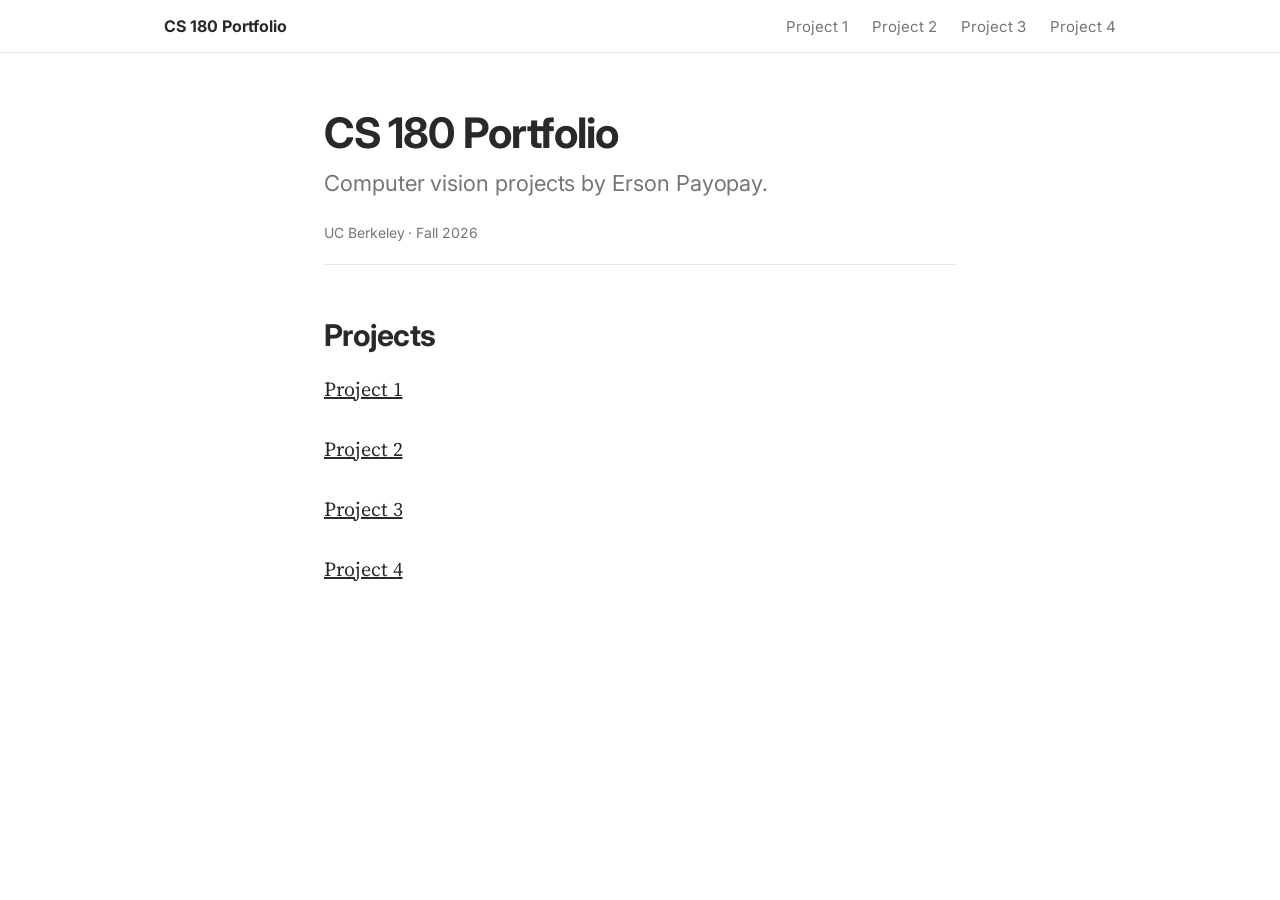
<file: index.html>
<!DOCTYPE html>
<html lang="en">
<head>
<meta charset="utf-8">
<meta name="viewport" content="width=device-width, initial-scale=1">
<title>CS 180 Portfolio</title>
<link rel="preconnect" href="https://fonts.googleapis.com">
<link rel="preconnect" href="https://fonts.gstatic.com" crossorigin>
<link href="https://fonts.googleapis.com/css2?family=Inter:wght@400;600;700&family=Source+Serif+4:ital,wght@0,400;0,600;1,400&display=swap" rel="stylesheet">
<link rel="stylesheet" href="./style.css">
</head>
<body>

<nav class="nav">
  <div class="nav-inner">
    <a class="nav-title" href="./index.html">CS 180 Portfolio</a>
    <a class="nav-link" href="./Project_1/index.html">Project 1</a>
    <a class="nav-link" href="./Project_2/index.html">Project 2</a>
    <a class="nav-link" href="./Project_3/index.html">Project 3</a>
    <a class="nav-link" href="./Project_4/index.html">Project 4</a>
  </div>
</nav>

<main class="post">
  <h1 class="post-title">CS 180 Portfolio</h1>
  <p class="post-subtitle">Computer vision projects by Erson Payopay.</p>
  <p class="post-meta">UC Berkeley &middot; Fall 2026</p>

  <h2>Projects</h2>
  <p><a href="./Project_1/index.html">Project 1</a></p>
  <p><a href="./Project_2/index.html">Project 2</a></p>
  <p><a href="./Project_3/index.html">Project 3</a></p>
  <p><a href="./Project_4/index.html">Project 4</a></p>
</main>

</body>
</html>
</file>
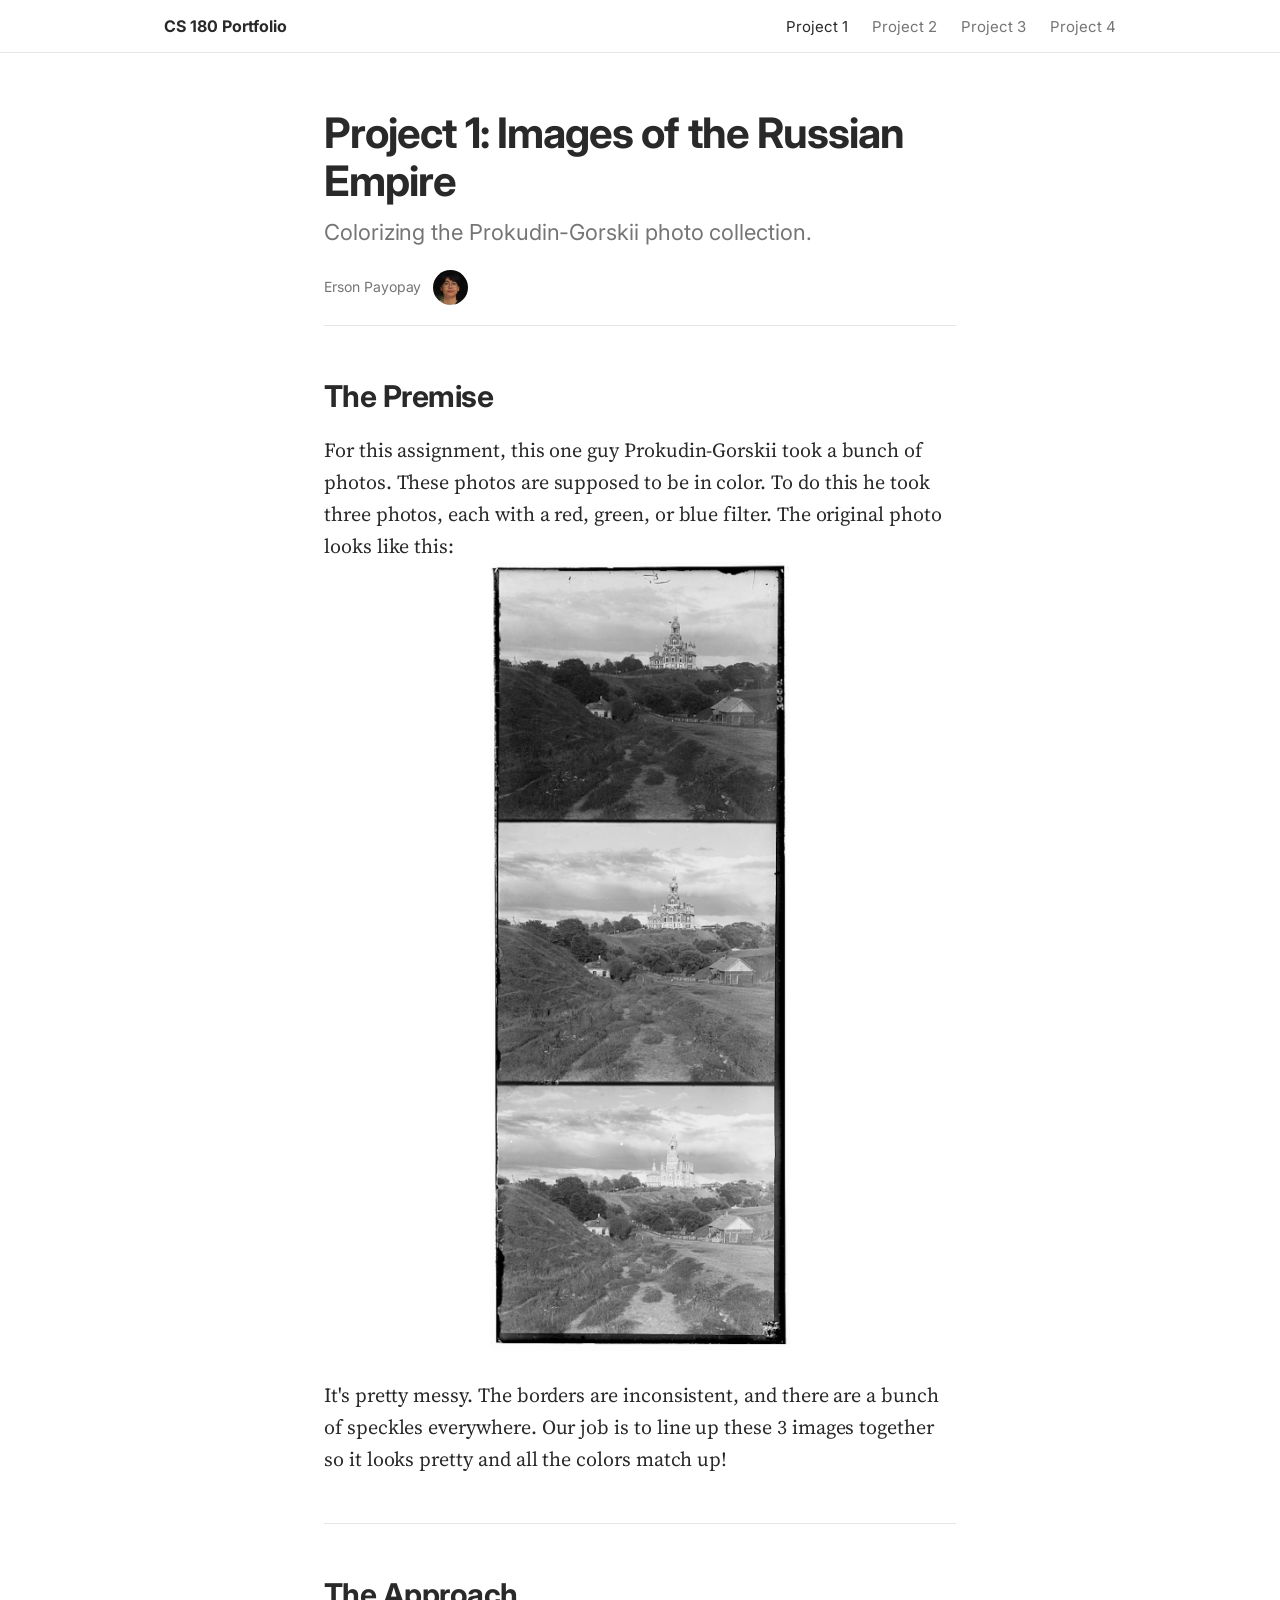
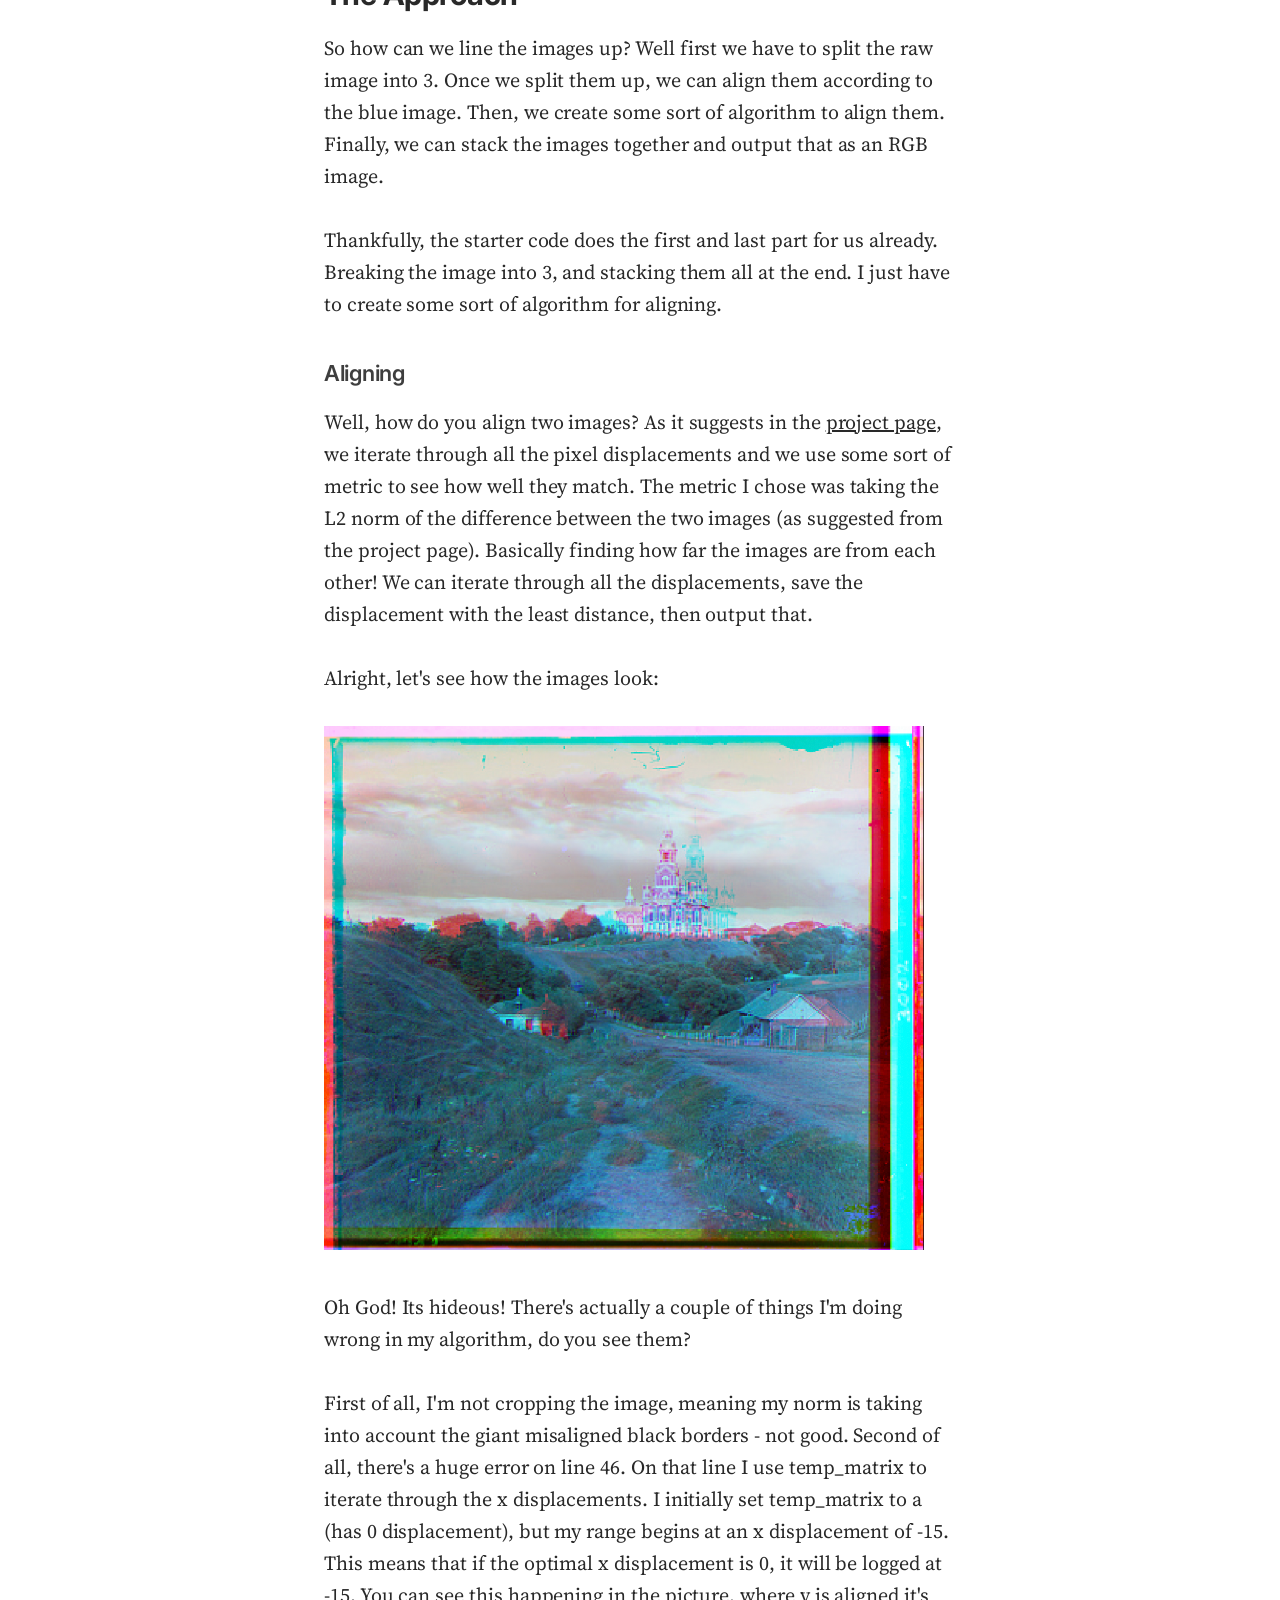
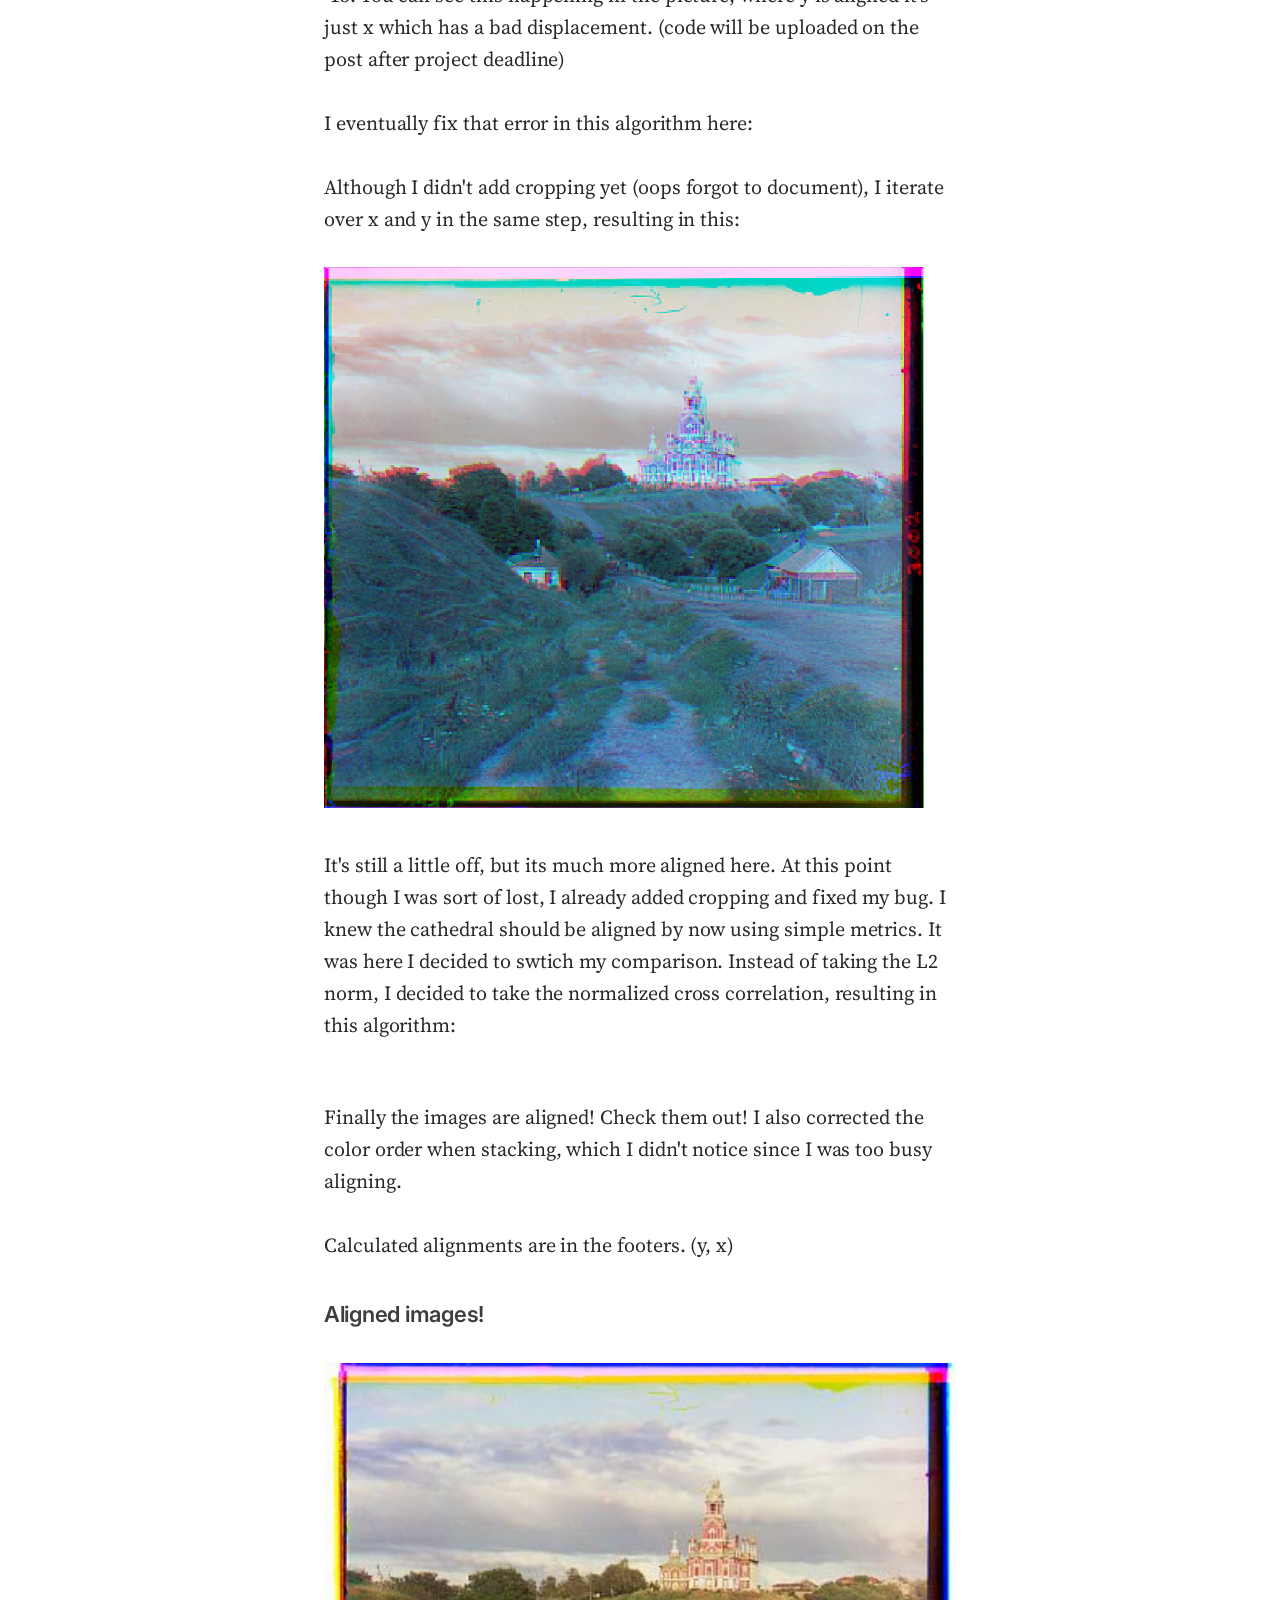
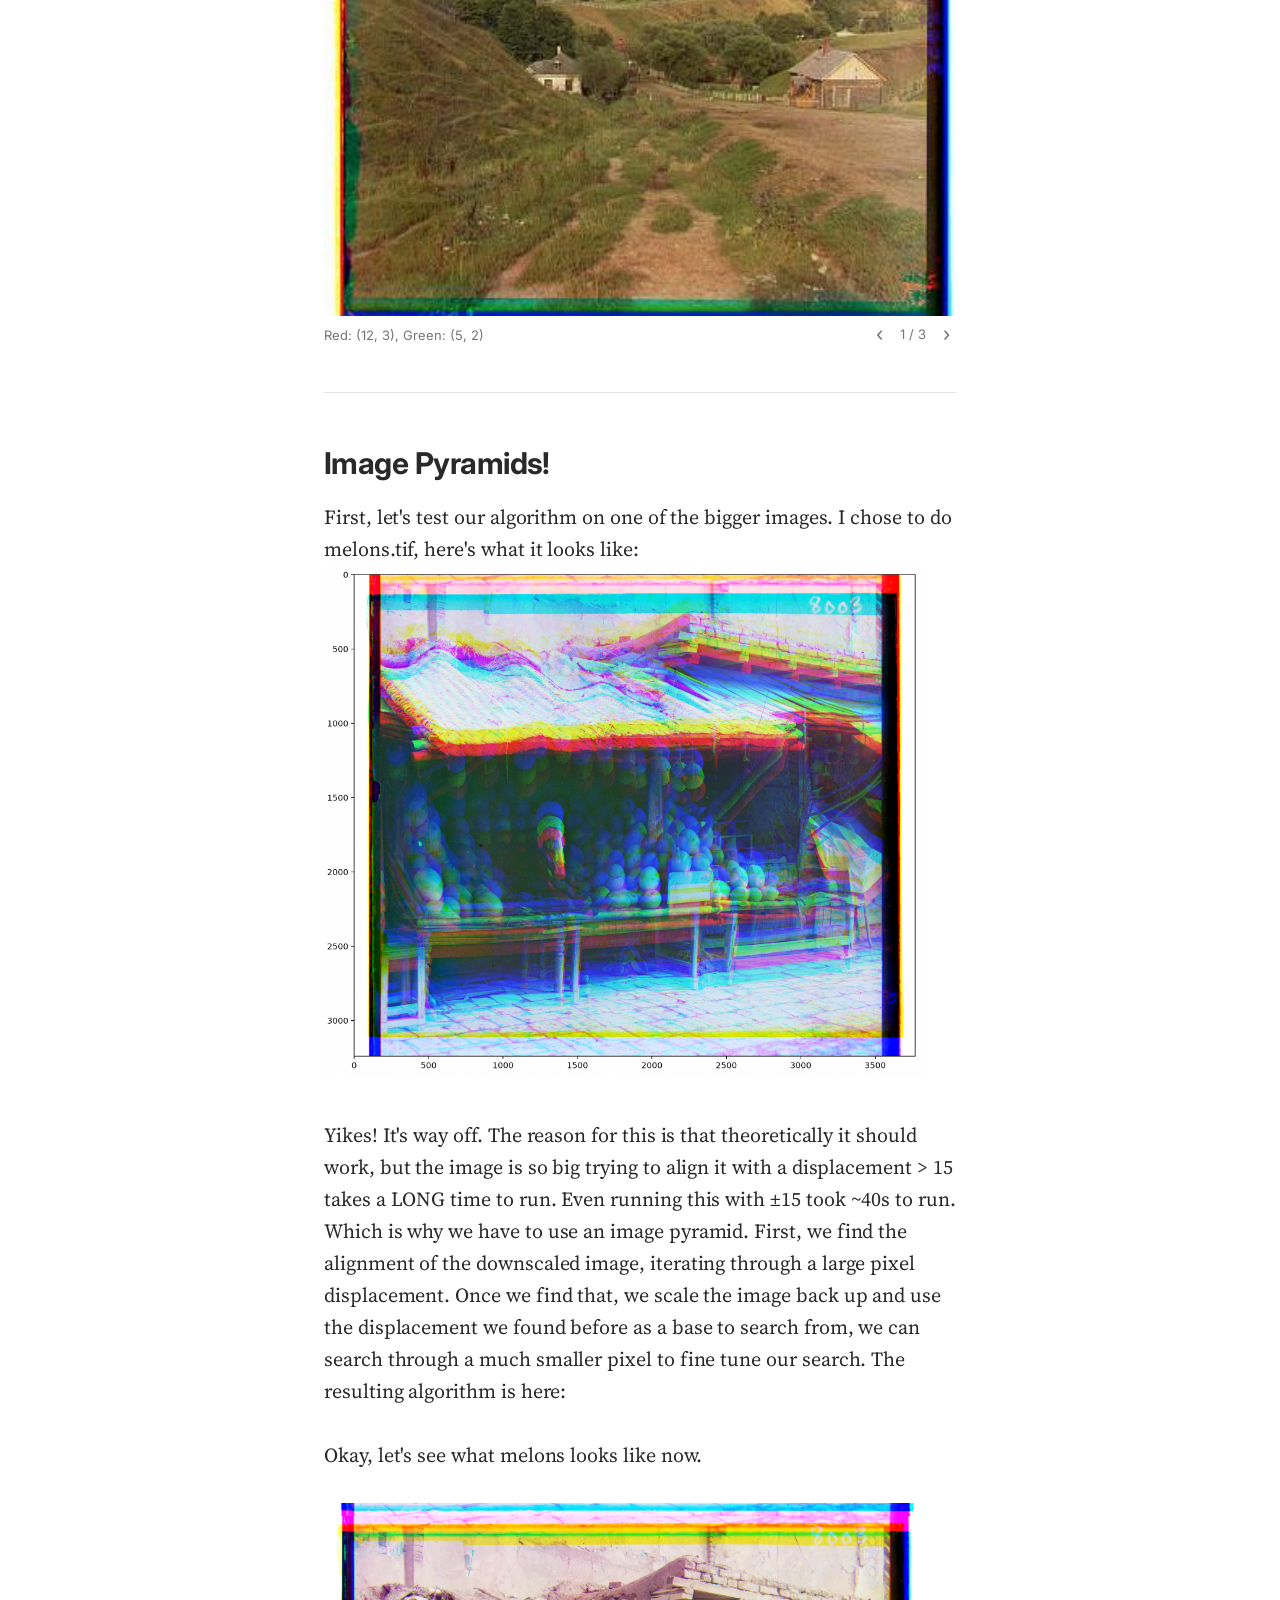
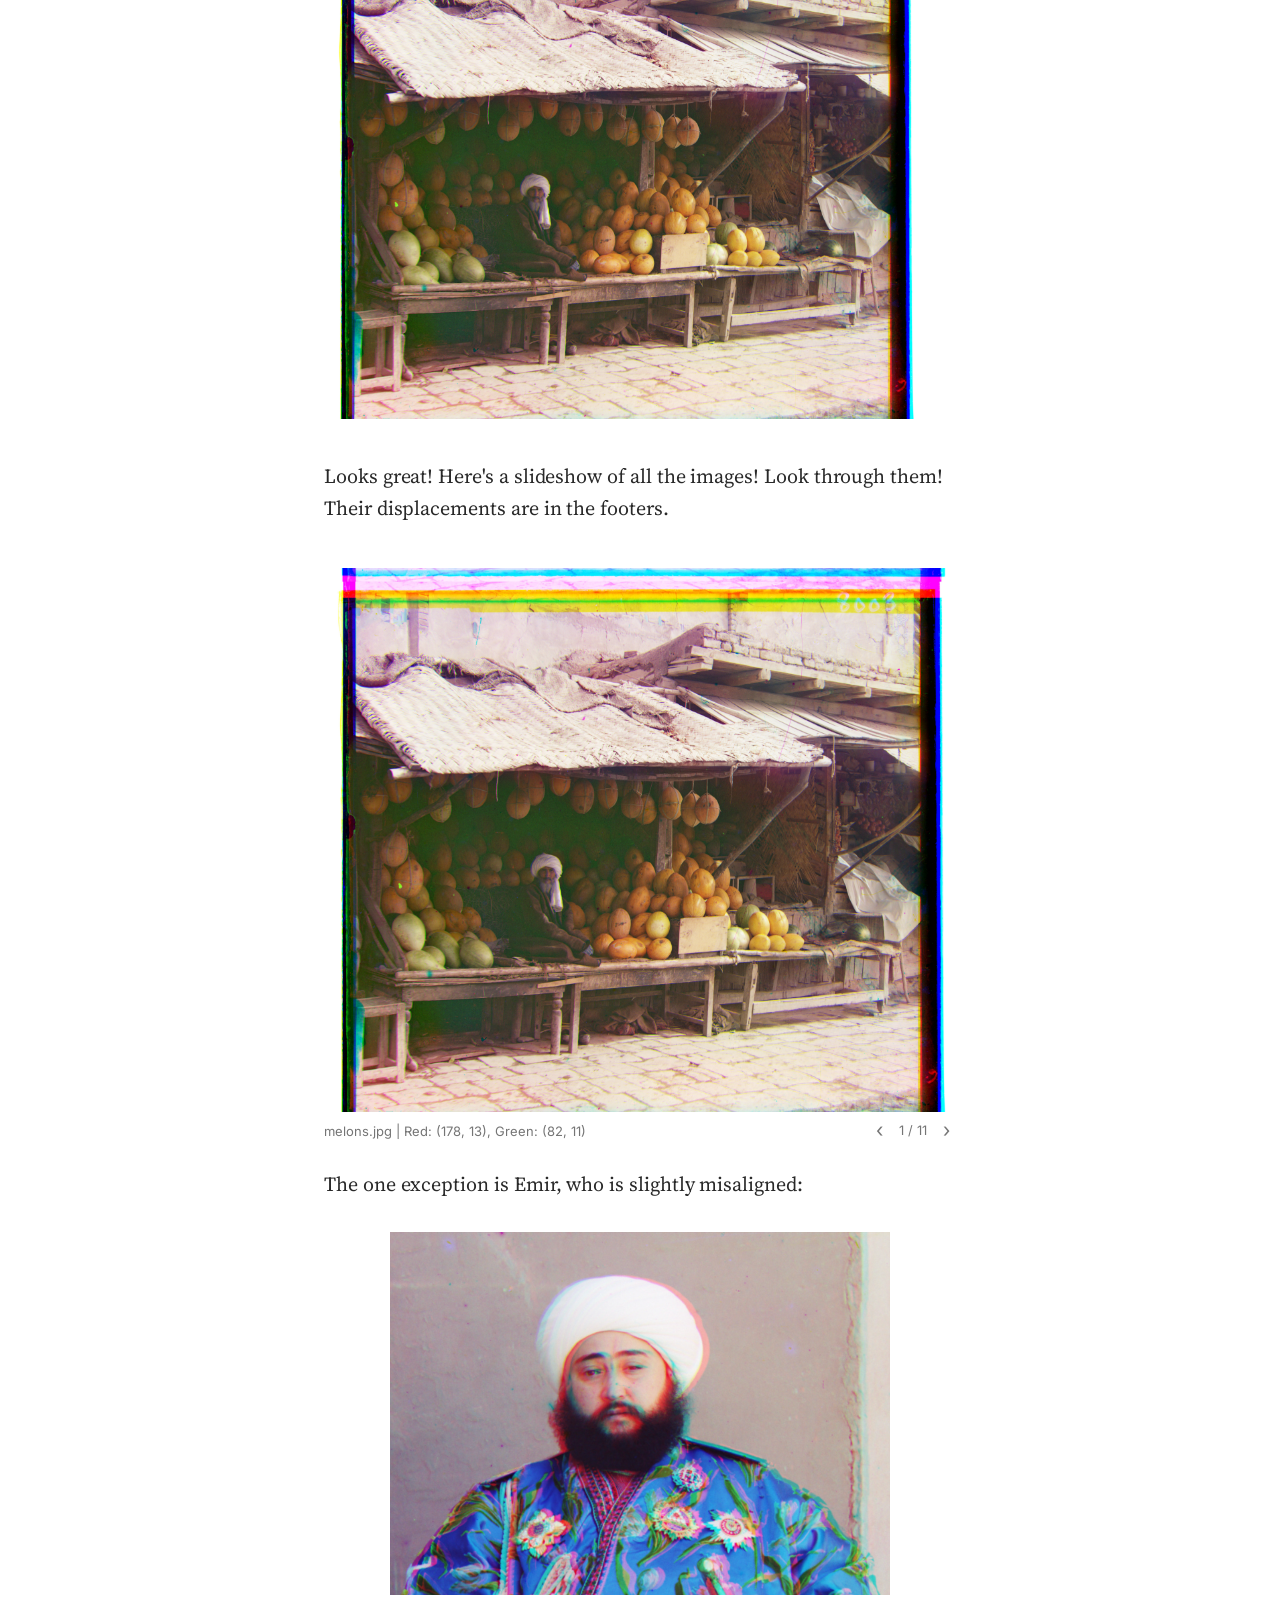
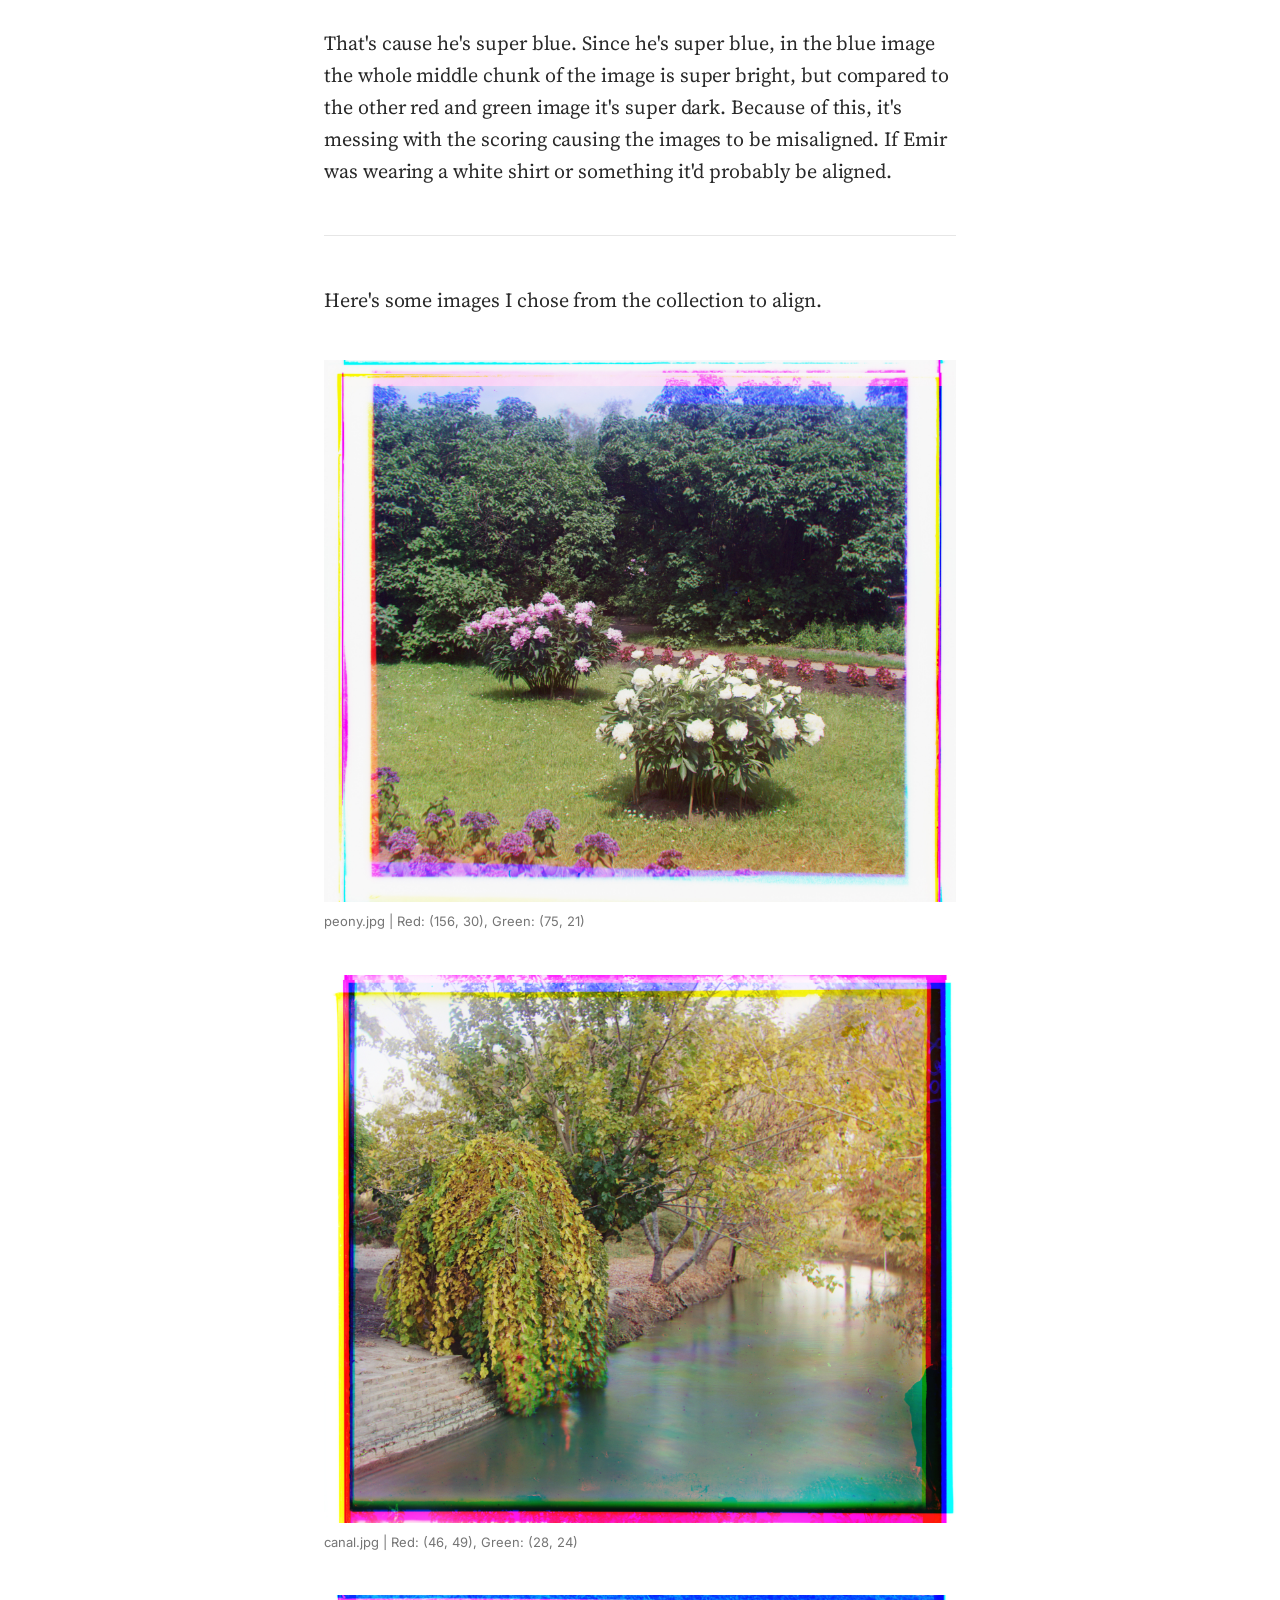
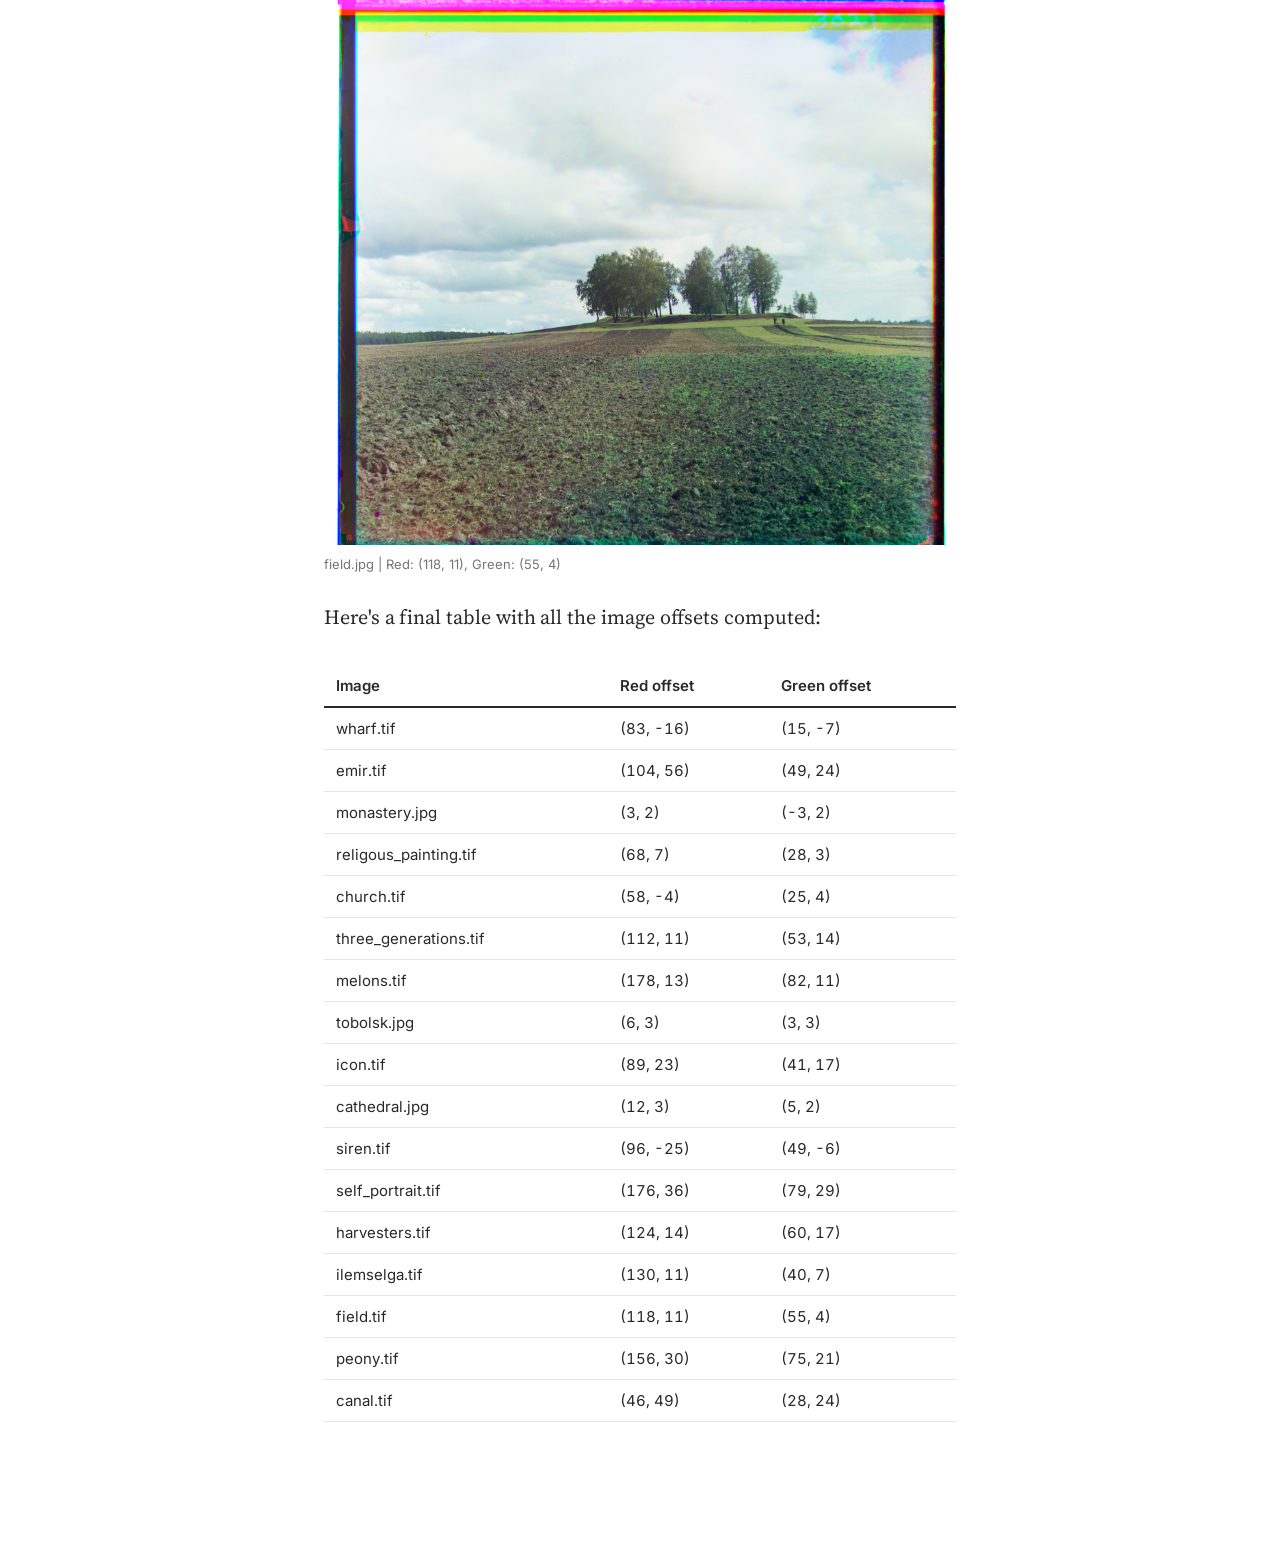
<file: Project_1/index.html>
<!DOCTYPE html>
<html lang="en">
<head>
<meta charset="utf-8">
<meta name="viewport" content="width=device-width, initial-scale=1">
<title>Project 1 &middot; CS 180 Portfolio</title>
<link rel="preconnect" href="https://fonts.googleapis.com">
<link rel="preconnect" href="https://fonts.gstatic.com" crossorigin>
<link href="https://fonts.googleapis.com/css2?family=Inter:wght@400;600;700&family=Source+Serif+4:ital,wght@0,400;0,600;1,400&display=swap" rel="stylesheet">
<link rel="stylesheet" href="../style.css">
</head>
<body>

<!-- ===== NAV (same on every page; change the href depth per folder) ===== -->
<nav class="nav">
  <div class="nav-inner">
    <a class="nav-title" href="../index.html">CS 180 Portfolio</a>
    <a class="nav-link active" href="./index.html">Project 1</a>
    <a class="nav-link" href="../Project_2/index.html">Project 2</a>
    <a class="nav-link" href="../Project_3/index.html">Project 3</a>
    <a class="nav-link" href="../Project_4/index.html">Project 4</a>
  </div>
</nav>

<main class="post">

  <!-- ===== TITLE BLOCK ===== -->
  <h1 class="post-title">Project 1: Images of the Russian Empire</h1>
  <p class="post-subtitle">Colorizing the Prokudin-Gorskii photo collection.</p>
  <div class="byline">
    <p class="post-meta">Erson Payopay</p>
    <img class="avatar" src="../images/me.jpg" alt="Erson Payopay">
  </div>

  <!--
  ===== PARAGRAPH =====
  <p>Write body text here. Paragraphs are set in Charter at 20px, the same
  measure Medium uses, so a line lands at roughly 80 characters. You can use
  <em>italics</em>, <strong>bold</strong>, inline <code>code</code>, and
  <a href="#">links</a> inside a paragraph without extra classes.</p>
  -->

  <h2>The Premise</h2>
  <p>For this assignment, this one guy Prokudin-Gorskii took a bunch of photos. 
  These photos are supposed to be in color. To do this he took three photos, 
    each with a red, green, or blue filter. The original photo looks like this: </p>

  <img src="images/cathedralraw.png" style="max-width: 300px; height: auto; display: block; margin: 0 auto;">

  <p>It's pretty messy. The borders are inconsistent, and
    there are a bunch of speckles everywhere. Our job is to line up these 3 images together
    so it looks pretty and all the colors match up!</p>

  <hr>

  <h2>The Approach</h2>

  <p>So how can we line the images up? Well first we have to split the raw image into 3. Once we split them up,
    we can align them according to the blue image. Then, we create some sort of algorithm to align them.
    Finally, we can stack the images together and output that as an RGB image. <br><br>

    Thankfully, the starter code does the first and last part for us already. Breaking the image into 3, and stacking them all at the end.
    I just have to create some sort of algorithm for aligning. 
  </p>

  <h3>Aligning</h3>

  <p>Well, how do you align two images? As it suggests in the <a href="https://cal-cs180.github.io/fa26/hw/proj1/index.html">project page</a>,
  we iterate through all the pixel displacements and we use some sort of metric to see how well they match. The metric I chose was taking the L2 norm of the difference
  between the two images (as suggested from the project page). Basically finding how far the images are from each other! We can iterate through all the displacements, 
  save the displacement with the least distance, then output that. <br><br>
  <!--
  After some deliberation, the algorithm I came up with looks like this:<br><br>

  <img src="images/codes.png" style="max-width: 600px; height: auto;"><br><br>
  -->


  Alright, let's see how the images look:
  <br><br>
  <img src="images/cathedralhorrible.png" style="max-width: 600px; height: auto;">

  <br><br>
  Oh God! Its hideous! There's actually a couple of things I'm doing wrong in my algorithm, do you see them?<br><br>

  First of all, I'm not cropping the image, meaning my norm is taking into account the giant misaligned black borders - not good.
  Second of all, there's a huge error on line 46. On that line I use temp_matrix to iterate through the x displacements. I initially 
  set temp_matrix to a (has 0 displacement), but my range begins at an x displacement of -15. This means that if the optimal x displacement
  is 0, it will be logged at -15. You can see this happening in the picture, where y is aligned it's just x which has a bad displacement.

  (code will be uploaded on the post after project deadline)
  <br><br>

  I eventually fix that error in this algorithm here:<br><br>
  
  <!--
  <img src="images/notempmatrix.png" style="max-width: 600px; height: auto;"><br><br>
  -->
  Although I didn't add cropping yet (oops forgot to document), I iterate over x and y in the same step, resulting in this: <br><br>

  <img src="images/cathedralnotasbad.png" style="max-width: 600px; height: auto;"><br><br>

  It's still a little off, but its much more aligned here. At this point though I was sort of lost, I already added cropping and fixed my bug. 
  I knew the cathedral should be aligned by now using simple metrics. It was here I decided to swtich my comparison. Instead of taking the L2 norm,
  I decided to take the normalized cross correlation, resulting in this algorithm:<br><br>

  <!--
  <pre><code>def align(a, b, xd=15, yd=15, crop_percent=0.10):
  # crop b on all sides
  cropped_b = crop_image(b, crop_percent)

  best_ncc_seen = -np.inf
  best_xd = 0
  best_yd = 0

  # iterate over differences in x & y, take the ncc, and keep track of the best ncc seen so far
  for i in range(-xd, xd):
      for j in range(-yd, yd):
          # make sure to roll image before cropping
          curr_ncc = ncc(crop_image(np.roll(a, shift=(j, i), axis=(0, 1)), crop_percent), cropped_b)

          #debugging print statements
          print(f"best_norm_seen: {best_ncc_seen}")
          print(f"{best_yd}, {best_xd}")
          #print(f"{j, i}")
          #print(curr_norm)
          if curr_ncc > best_ncc_seen:
              best_ncc_seen = curr_ncc
              best_yd = j
              best_xd = i

  return (best_yd, best_xd)</code></pre>
  </p>

  <p>I also implemented some helper functions here:<br></p>
  <pre><code># helper functions
def ncc(a, b):
    a_flat = a.flatten()
    b_flat = b.flatten()

    a_mean = np.mean(a_flat)
    b_mean = np.mean(b_flat)

    norm_a = a_flat - a_mean
    norm_b = b_flat - b_mean

    numerator = np.sum(norm_a * norm_b)
    denominator = np.sqrt(np.sum(norm_a**2) * np.sum(norm_b**2))

    ncc = numerator / denominator

    return ncc

def crop_image(a, crop_percent):
    crop_distance = int(np.size(a, axis=0) * crop_percent)
    return a[crop_distance:np.size(a, axis=0) - crop_distance, crop_distance:np.size(a, axis=1) - crop_distance]

def roll_image(a, xy):
    return np.roll(a, shift=xy, axis=(0, 1))</code></pre>

  -->
  <p>Finally the images are aligned! Check them out! I also corrected the color order when stacking, which I didn't notice since I was too busy aligning.
    <br><br>Calculated alignments are in the footers. (y, x) 
  </p>

  <h3>Aligned images!</h3>

  <div class="carousel">
    <figure>
      <img src="images/cathedral.jpg" alt="Slide 1">
      <figcaption>Red: (12, 3), Green: (5, 2)</figcaption>
    </figure>
    <figure>
      <img src="images/monastery.jpg" alt="Slide 2">
      <figcaption>Red: (3, 2), Green: (-3, 2)</figcaption>
    </figure>
    <figure>
      <img src="images/tobolsk.jpg" alt="Slide 3">
      <figcaption>Red: (6, 3), Green: (3, 3)</figcaption>
    </figure>
  </div>

  <hr>

  <h2>Image Pyramids!</h2>

  <p>First, let's test our algorithm on one of the bigger images. I chose to do melons.tif, here's what it looks like:

  <img src="images/trashmelons.png" style="max-width: 600px; height: auto;"><br><br>

  Yikes! It's way off. The reason for this is that theoretically it should work, but the image is so big trying to align it with a displacement > 15 takes a LONG time to run.
  Even running this with ±15 took ~40s to run. Which is why we have to use an image pyramid. First, we find the alignment of the downscaled image, iterating through a large pixel
  displacement. Once we find that, we scale the image back up and use the displacement we found before as a base to search from, we can search through a much smaller pixel
  to fine tune our search. The resulting algorithm is here:

  <!--
  <pre><code>def image_pyramid(a, b, depth=4):
    # base case
    if depth == 0:
        return align(a, b)

    # get the displacement on half the image
    small_xd, small_yd = image_pyramid(sk.transform.rescale(a, 0.5), sk.transform.rescale(b, 0.5), depth - 1)

    # then multiply by 2 since our displacement once we move back to normal resolution will be 2x the one we found at smaller resolution
    normal_xd = small_xd * 2
    normal_yd = small_yd * 2

    # now we can shift by that displacement and further refine our search in a smaller window
    shifted_a = roll_image(a, (normal_xd, normal_yd))
    refined_xd, refined_yd = align(shifted_a, b, xd=5, yd=5)

    # get the final calculated displacement by adding the two
    final_xd = refined_xd + normal_xd
    final_yd = refined_yd + normal_yd

    return (final_xd, final_yd)</code></pre>
  </p>
  <p>
  -->
  <br><br>
  Okay, let's see what melons looks like now. <br><br>

  <img src="images/melons.jpg" style="max-width: 600px; height: auto;"><br><br>

  Looks great! Here's a slideshow of all the images! Look through them! Their displacements are in the footers. 

  <div class="carousel">
    <figure>
      <img src="images/melons.jpg" alt="Slide 1">
      <figcaption>melons.jpg | Red: (178, 13), Green: (82, 11)</figcaption>
    </figure>
    <figure>
      <img src="images/religous_painting.jpg" alt="Slide 2">
      <figcaption>religious_painting.jpg | Red: (68, 7), Green: (28, 3)</figcaption>
    </figure>
    <figure>
      <img src="images/self_portrait.jpg" alt="Slide 3">
      <figcaption>self_portrait.jpg | Red: (176, 36), Green: (79, 29)</figcaption>
    </figure>
    <figure>
      <img src="images/harvesters.jpg" alt="Slide 3">
      <figcaption>harvesters.jpg | Red: (124, 14), Green: (60, 17)</figcaption>
    </figure>
    <figure>
      <img src="images/three_generations.jpg" alt="Slide 3">
      <figcaption>three_generations.jpg | Red: (112, 11), Green: (53, 14)</figcaption>
    </figure>
    <figure>
      <img src="images/ilemselga.jpg" alt="Slide 3">
      <figcaption>ilemselg.jpg | Red: (130, 11), Green: (40, 7)</figcaption>
    </figure>
    <figure>
      <img src="images/icon.jpg" alt="Slide 3">
      <figcaption>icon.jpg | Red: (89, 23), Green: (41, 17)</figcaption>
    </figure>
    <figure>
      <img src="images/church.jpg" alt="Slide 3">
      <figcaption>church.jpg | Red: (58, -4), Green: (25, 4)</figcaption>
    </figure>
    <figure>
      <img src="images/wharf.jpg" alt="Slide 3">
      <figcaption>wharf.jpg | Red: (83, -16), Green: (15, -7)</figcaption>
    </figure>
    <figure>
      <img src="images/siren.jpg" alt="Slide 3">
      <figcaption>siren.jpg, my favorite :D | Red: (96, -25), Green: (49, -6)</figcaption>
    </figure>
    <figure>
      <img src="images/emir.jpg" alt="Slide 3">
      <figcaption>emir.jpg | Red: (104, 56), Green: (49, 24)</figcaption>
    </figure>
  </div>
  </p>
  <p>
  The one exception is Emir, who is slightly misaligned: <br><br>

  <img src="images/emirmessedup.png" style="max-width: 500px; height: auto; display: block; margin: 0 auto;"><br>

  That's cause he's super blue. Since he's super blue, in the blue image the whole middle chunk of the image is super bright,
  but compared to the other red and green image it's super dark. Because of this, it's messing with the scoring causing the images to be misaligned.
  If Emir was wearing a white shirt or something it'd probably be aligned.
  </p>
  <hr>

  <p>
  Here's some images I chose from the collection to align. 

  <figure>
    <img src="images/peony.jpg" alt="Slide 1">
    <figcaption>peony.jpg | Red: (156, 30), Green: (75, 21)</figcaption>
  </figure>
  <figure>
    <img src="images/canal.jpg" alt="Slide 2">
    <figcaption>canal.jpg | Red: (46, 49), Green: (28, 24)</figcaption>
  </figure>
  <figure>
    <img src="images/field.jpg" alt="Slide 3">
    <figcaption>field.jpg | Red: (118, 11), Green: (55, 4)</figcaption>
  </figure>
  </p>
  <p>
  Here's a final table with all the image offsets computed:
  </p>

  <!-- ===== TABLE ===== -->
  <table>
    <thead>
      <tr><th>Image</th><th>Red offset</th><th>Green offset</th></tr>
    </thead>
    <tbody>
      <tr><td>wharf.tif</td><td>(83, -16)</td><td>(15, -7)</td></tr>
      <tr><td>emir.tif</td><td>(104, 56)</td><td>(49, 24)</td></tr>
      <tr><td>monastery.jpg</td><td>(3, 2)</td><td>(-3, 2)</td></tr>
      <tr><td>religous_painting.tif</td><td>(68, 7)</td><td>(28, 3)</td></tr>
      <tr><td>church.tif</td><td>(58, -4)</td><td>(25, 4)</td></tr>
      <tr><td>three_generations.tif</td><td>(112, 11)</td><td>(53, 14)</td></tr>
      <tr><td>melons.tif</td><td>(178, 13)</td><td>(82, 11)</td></tr>
      <tr><td>tobolsk.jpg</td><td>(6, 3)</td><td>(3, 3)</td></tr>
      <tr><td>icon.tif</td><td>(89, 23)</td><td>(41, 17)</td></tr>
      <tr><td>cathedral.jpg</td><td>(12, 3)</td><td>(5, 2)</td></tr>
      <tr><td>siren.tif</td><td>(96, -25)</td><td>(49, -6)</td></tr>
      <tr><td>self_portrait.tif</td><td>(176, 36)</td><td>(79, 29)</td></tr>
      <tr><td>harvesters.tif</td><td>(124, 14)</td><td>(60, 17)</td></tr>
      <tr><td>ilemselga.tif</td><td>(130, 11)</td><td>(40, 7)</td></tr>
      <tr><td>field.tif</td><td>(118, 11)</td><td>(55, 4)</td></tr>
      <tr><td>peony.tif</td><td>(156, 30)</td><td>(75, 21)</td></tr>
      <tr><td>canal.tif</td><td>(46, 49)</td><td>(28, 24)</td></tr>

    </tbody>
  </table>

  <!--
  ===== SECTION HEADER ===== 
  <h2>Part 1: Section header</h2>

  <p>Every <code>&lt;p&gt;</code>, <code>&lt;h2&gt;</code>, and
  <code>&lt;h3&gt;</code> is styled globally, so you only ever paste the bare
  tag. Spacing between blocks is handled by the stylesheet.</p>

  <h3>A subsection header</h3>

  <p>Use <code>&lt;h3&gt;</code> for smaller steps inside a part.</p>

  ===== IMAGE WITH FOOTNOTE ===== 
  <figure>
    <img src="./images/example.jpg" alt="Describe the image here">
    <figcaption>A short footnote under the image, left-aligned and gray.</figcaption>
  </figure>

  <p>Drop image files into <code>Project_1/images/</code> and point
  <code>src</code> at them.</p>

   ===== TWO IMAGES SIDE BY SIDE ===== 
  <div class="figure-row">
    <figure>
      <img src="./images/example.jpg" alt="Left image">
      <figcaption>Left: before alignment.</figcaption>
    </figure>
    <figure>
      <img src="./images/example.jpg" alt="Right image">
      <figcaption>Right: after alignment.</figcaption>
    </figure>
  </div>

  ===== IMAGE CAROUSEL (each figure = one slide with its own footnote) ===== 
  <div class="carousel">
    <figure>
      <img src="./images/example.jpg" alt="Slide 1">
      <figcaption>First slide: raw channels.</figcaption>
    </figure>
    <figure>
      <img src="./images/example.jpg" alt="Slide 2">
      <figcaption>Second slide: after single-scale alignment.</figcaption>
    </figure>
    <figure>
      <img src="./images/example.jpg" alt="Slide 3">
      <figcaption>Third slide: after pyramid alignment.</figcaption>
    </figure>
  </div>

   ===== CODE BLOCK ===== 
  <pre><code>def align(a, b):
    return np.roll(a, best_shift(a, b), axis=(0, 1))</code></pre>

   ===== SECTION DIVIDER ===== 
  <hr>

  <h2>Part 2: Another section</h2>

  <p>Copy any block above and edit the text. That is the whole system.</p>
  -->

</main>

<script src="../script.js"></script>
</body>
</html>
</file>
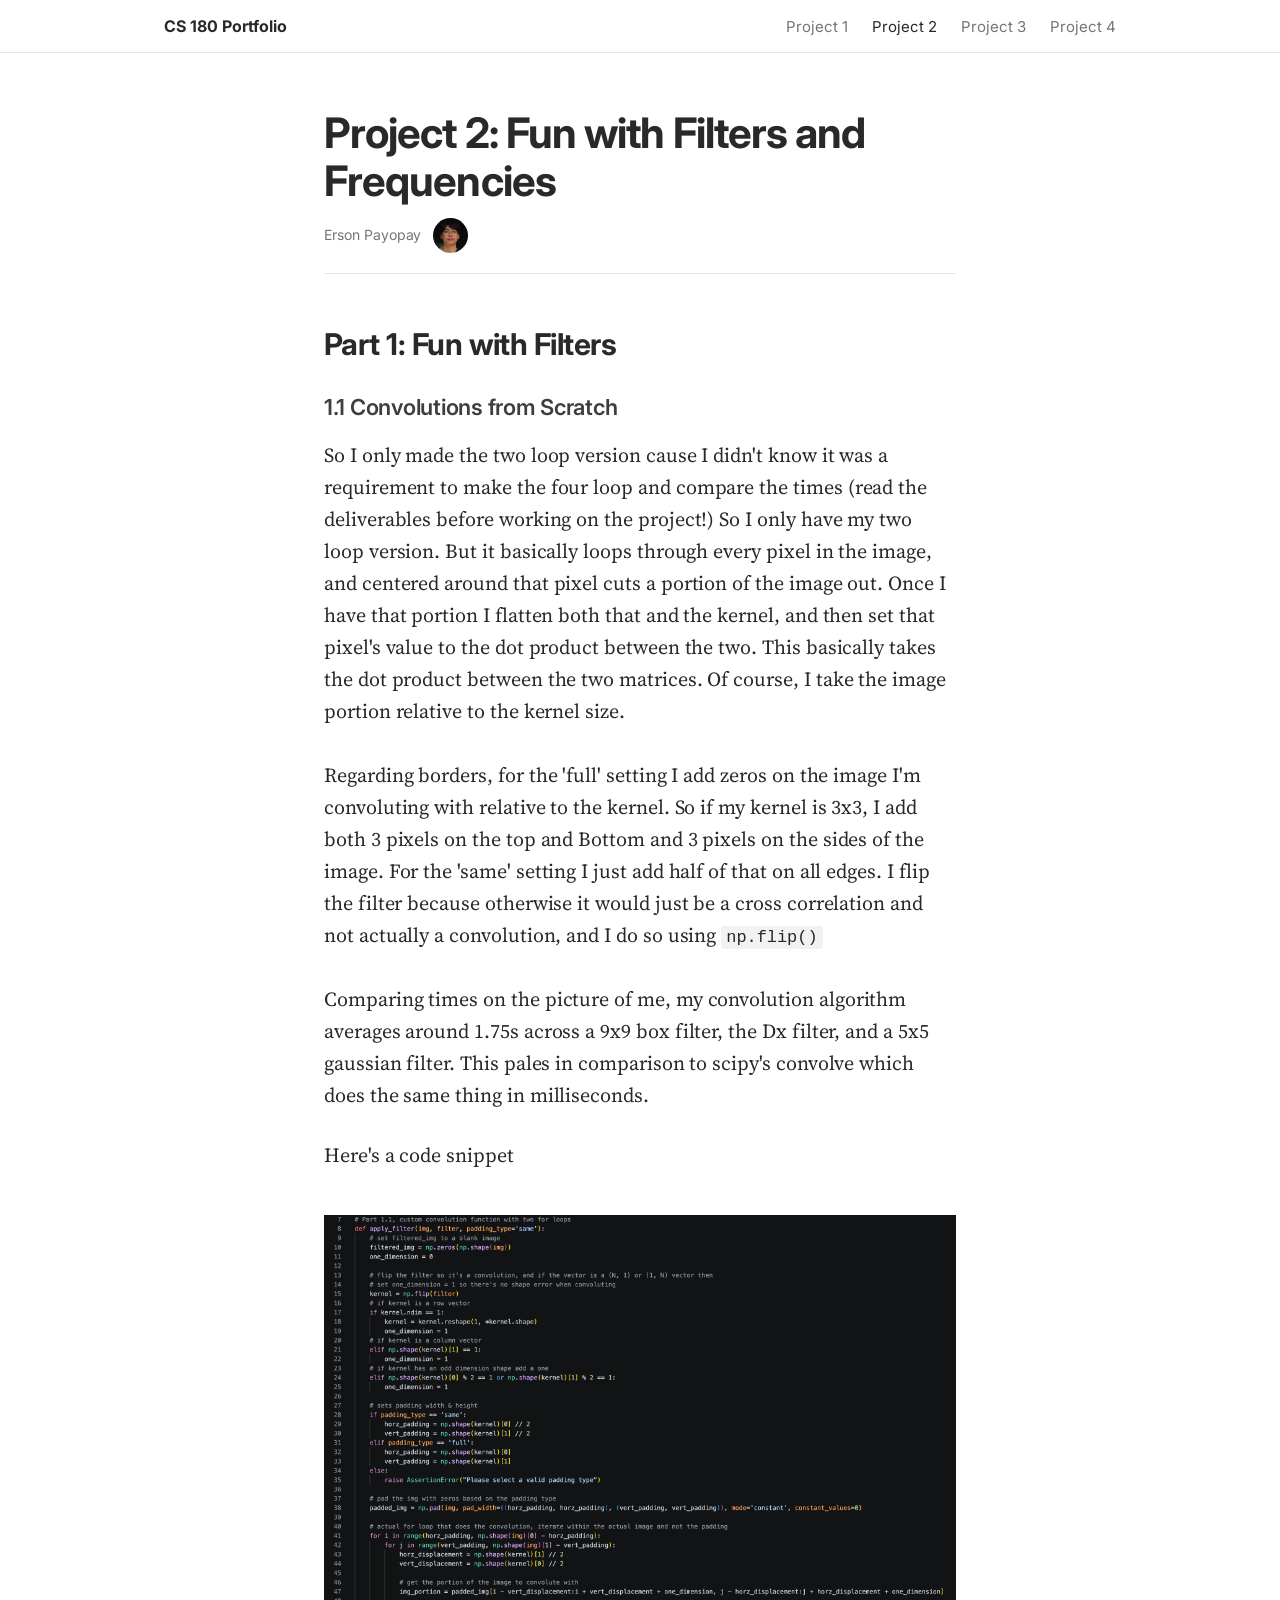
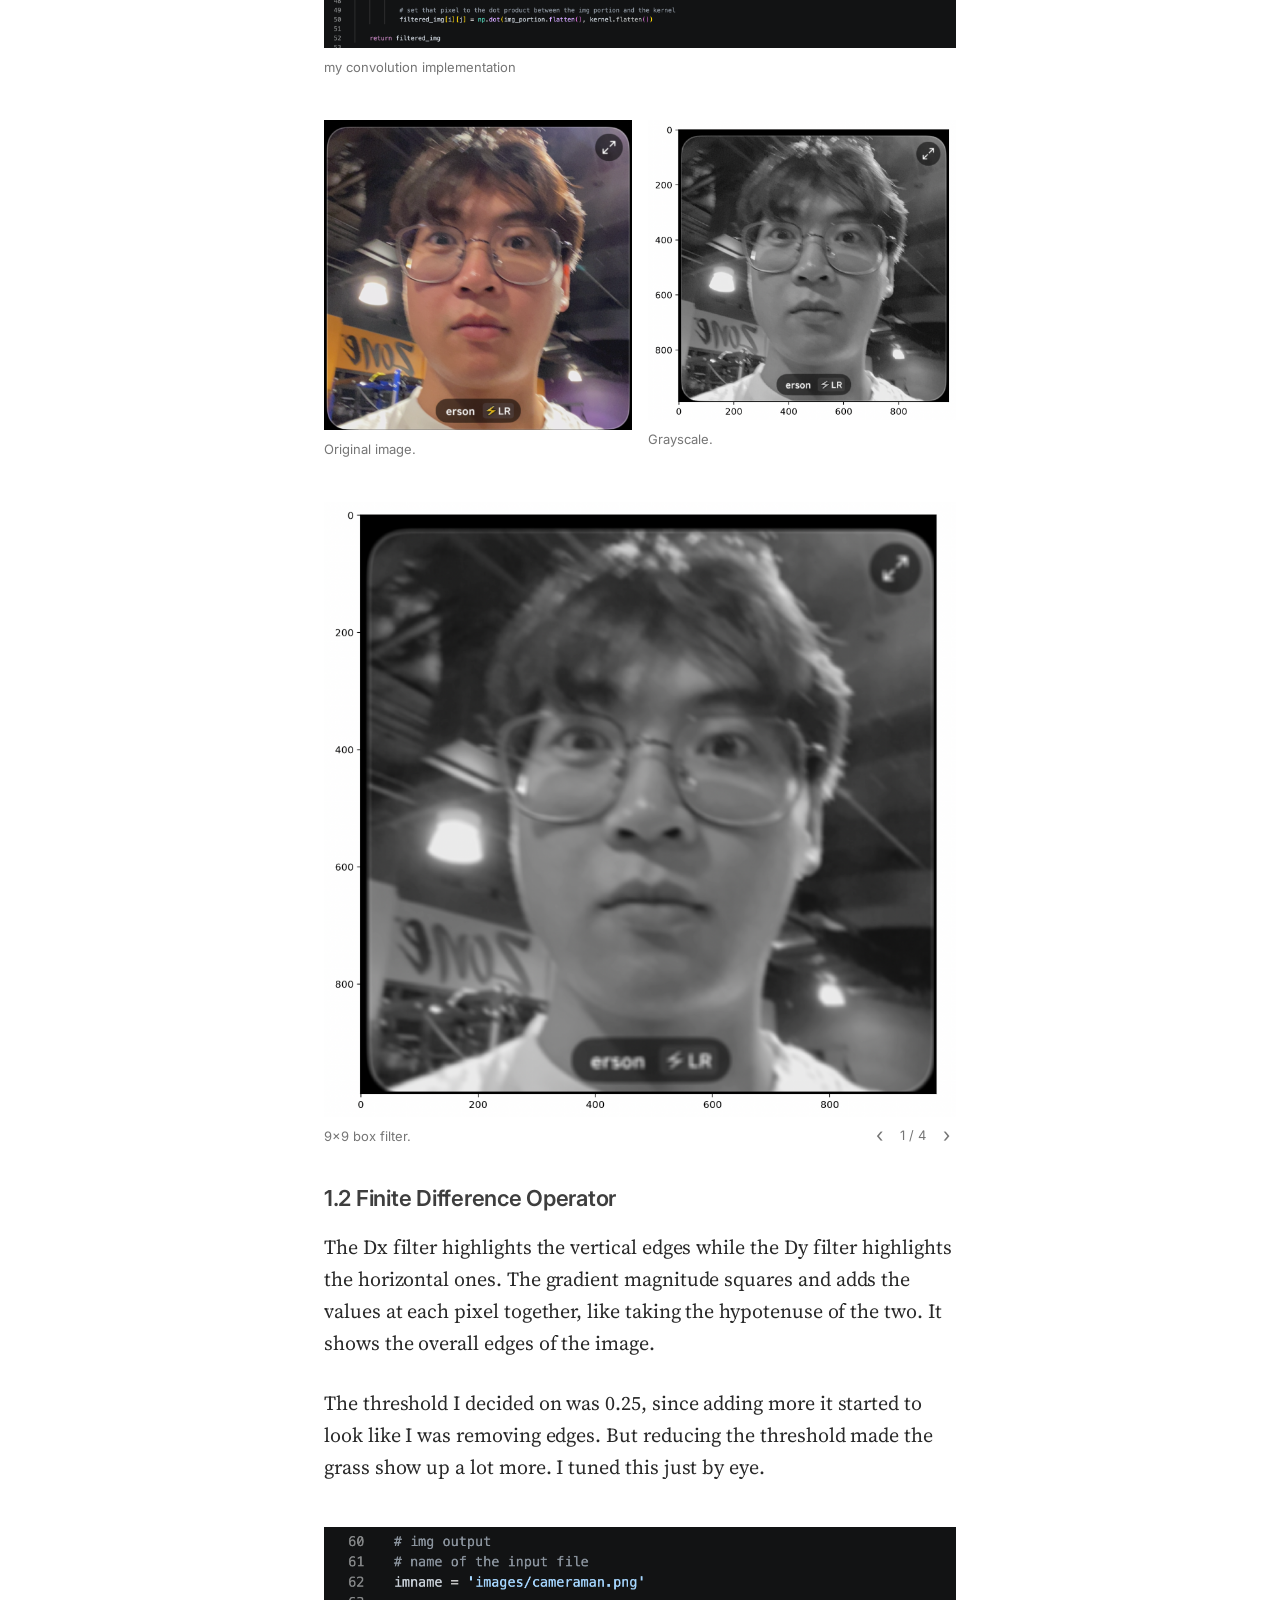
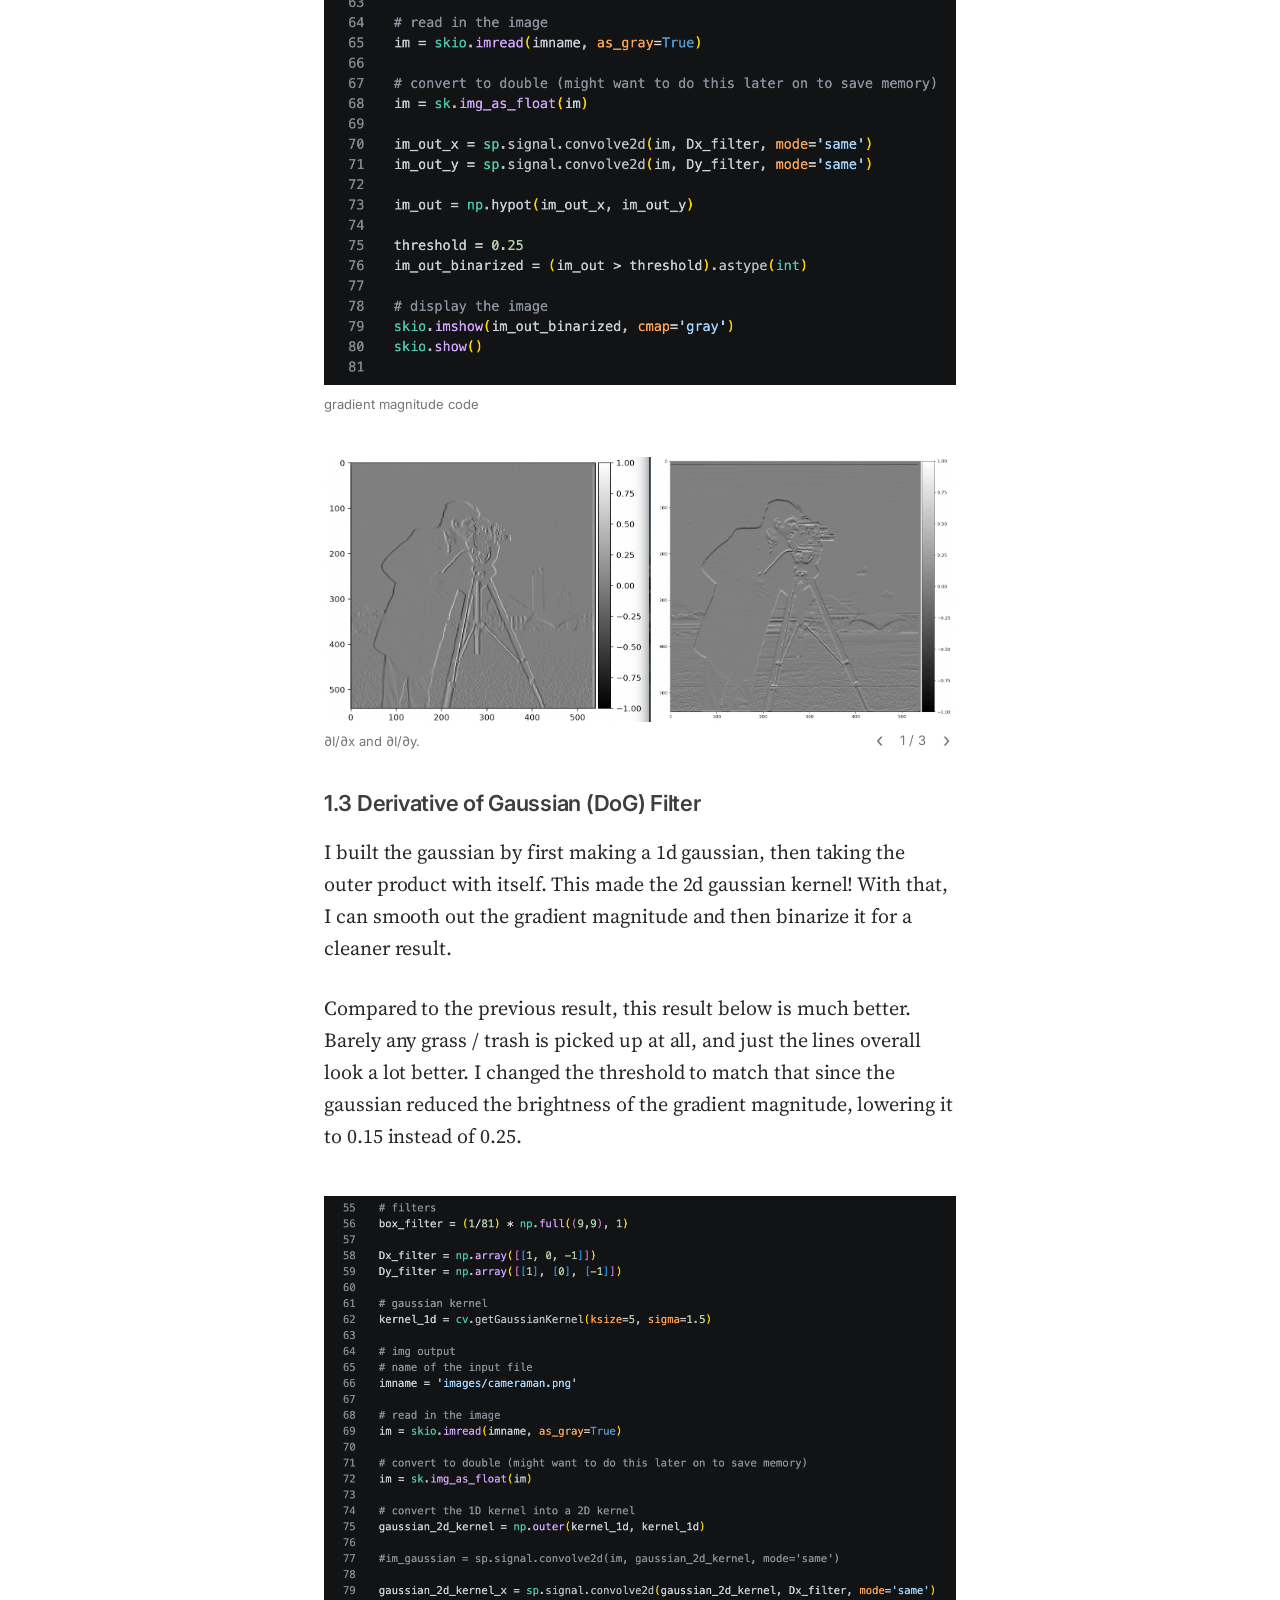
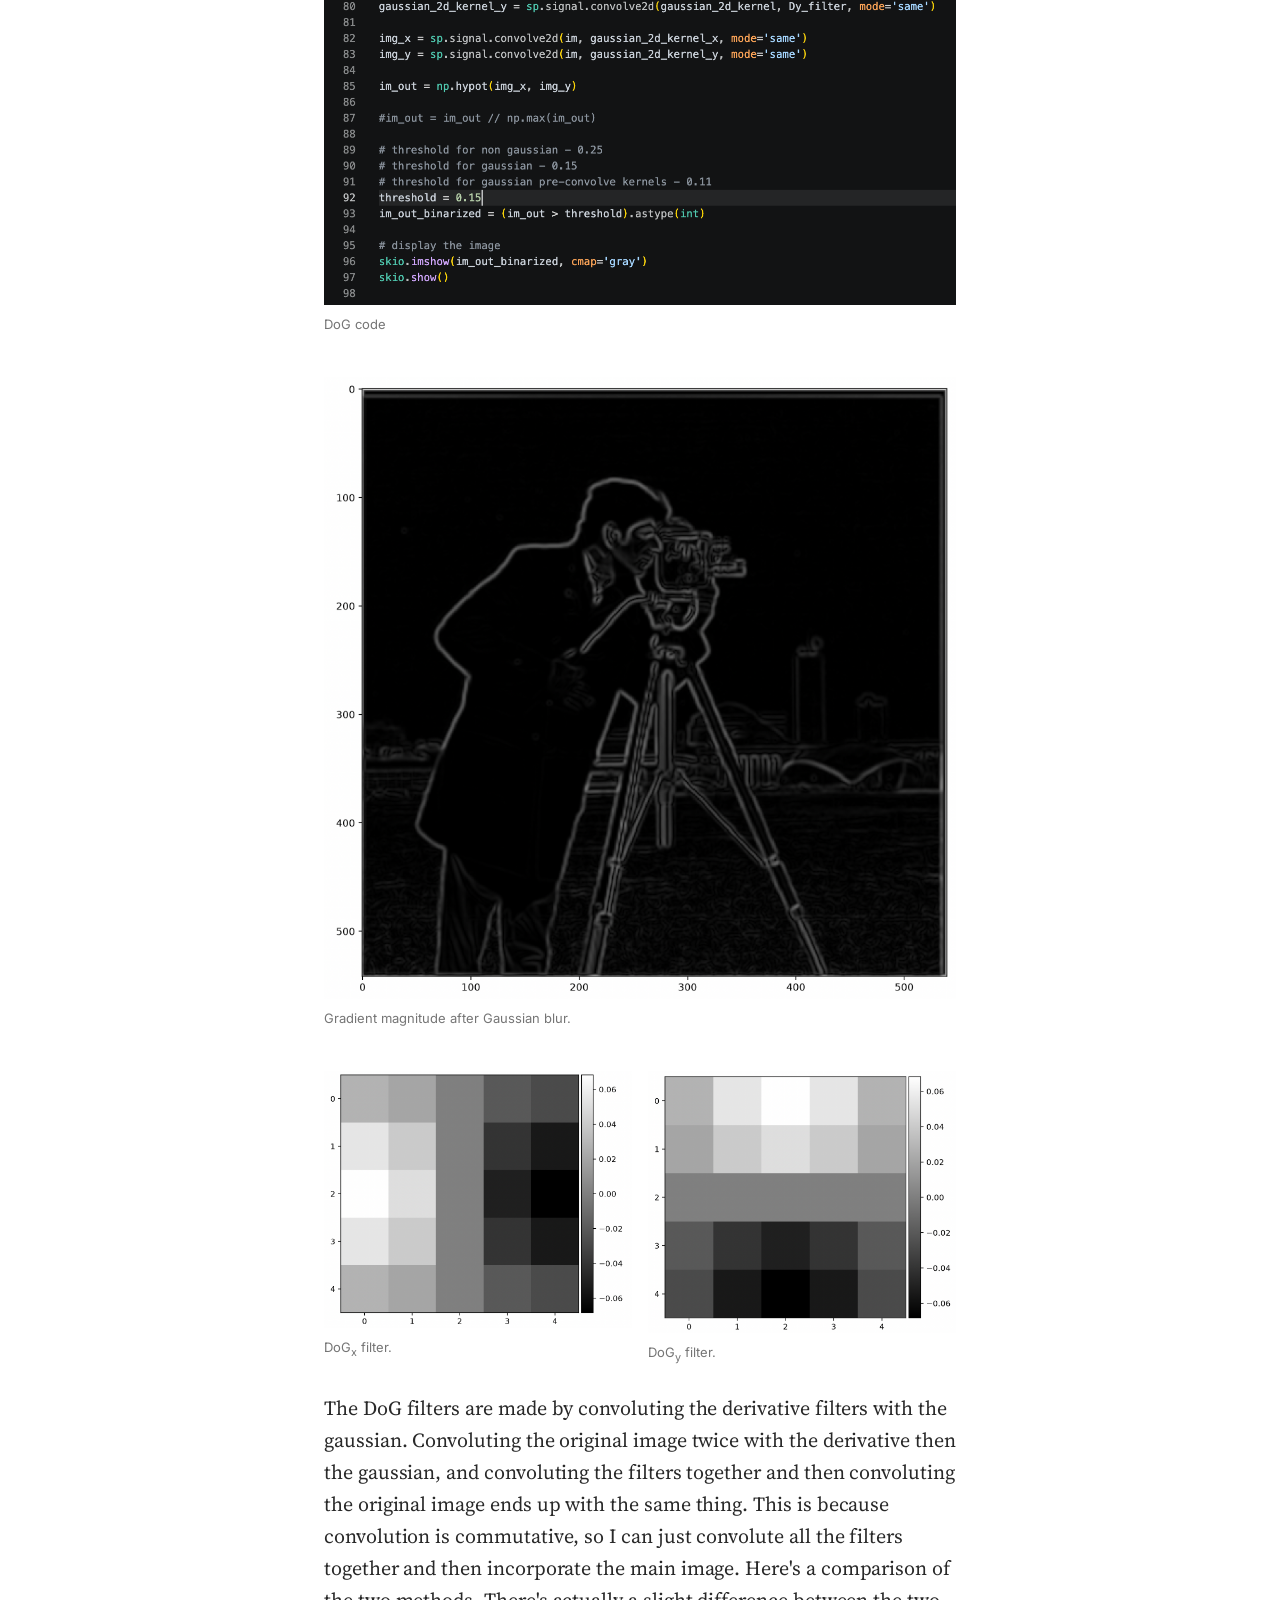
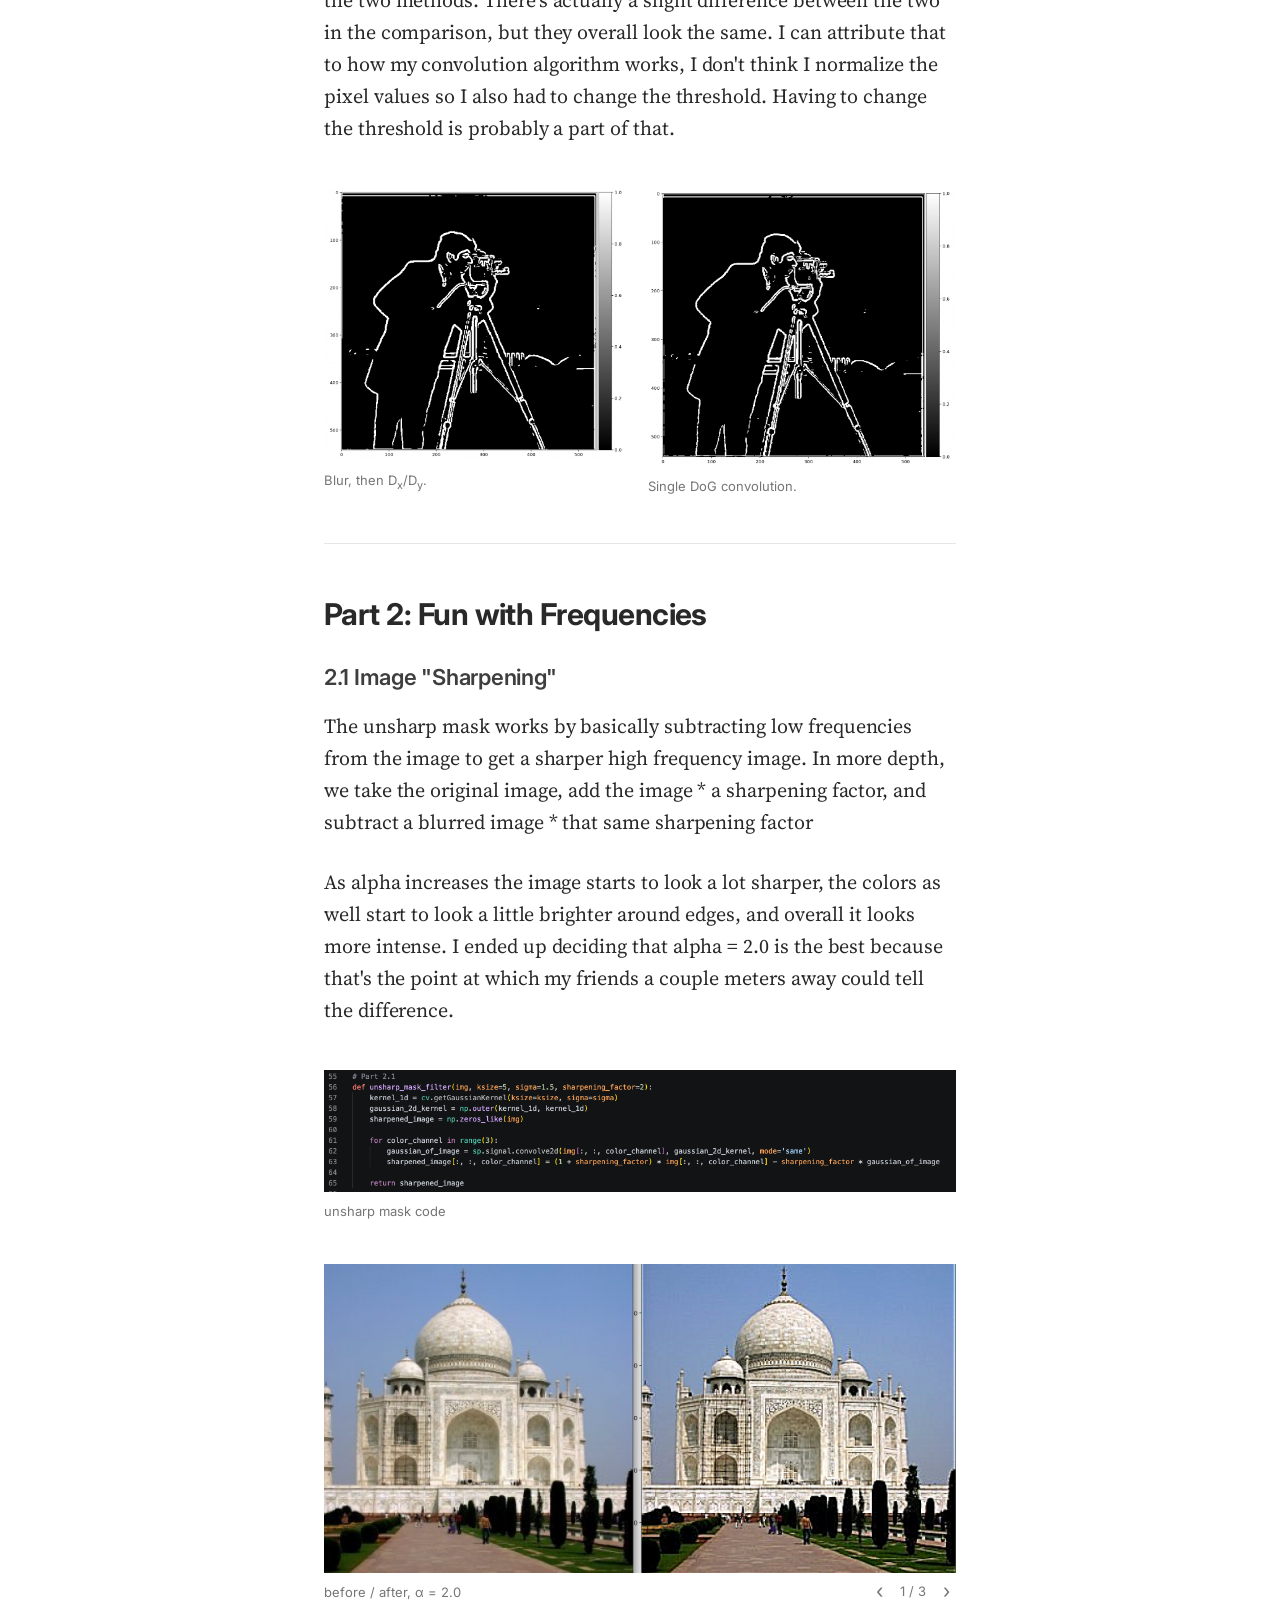
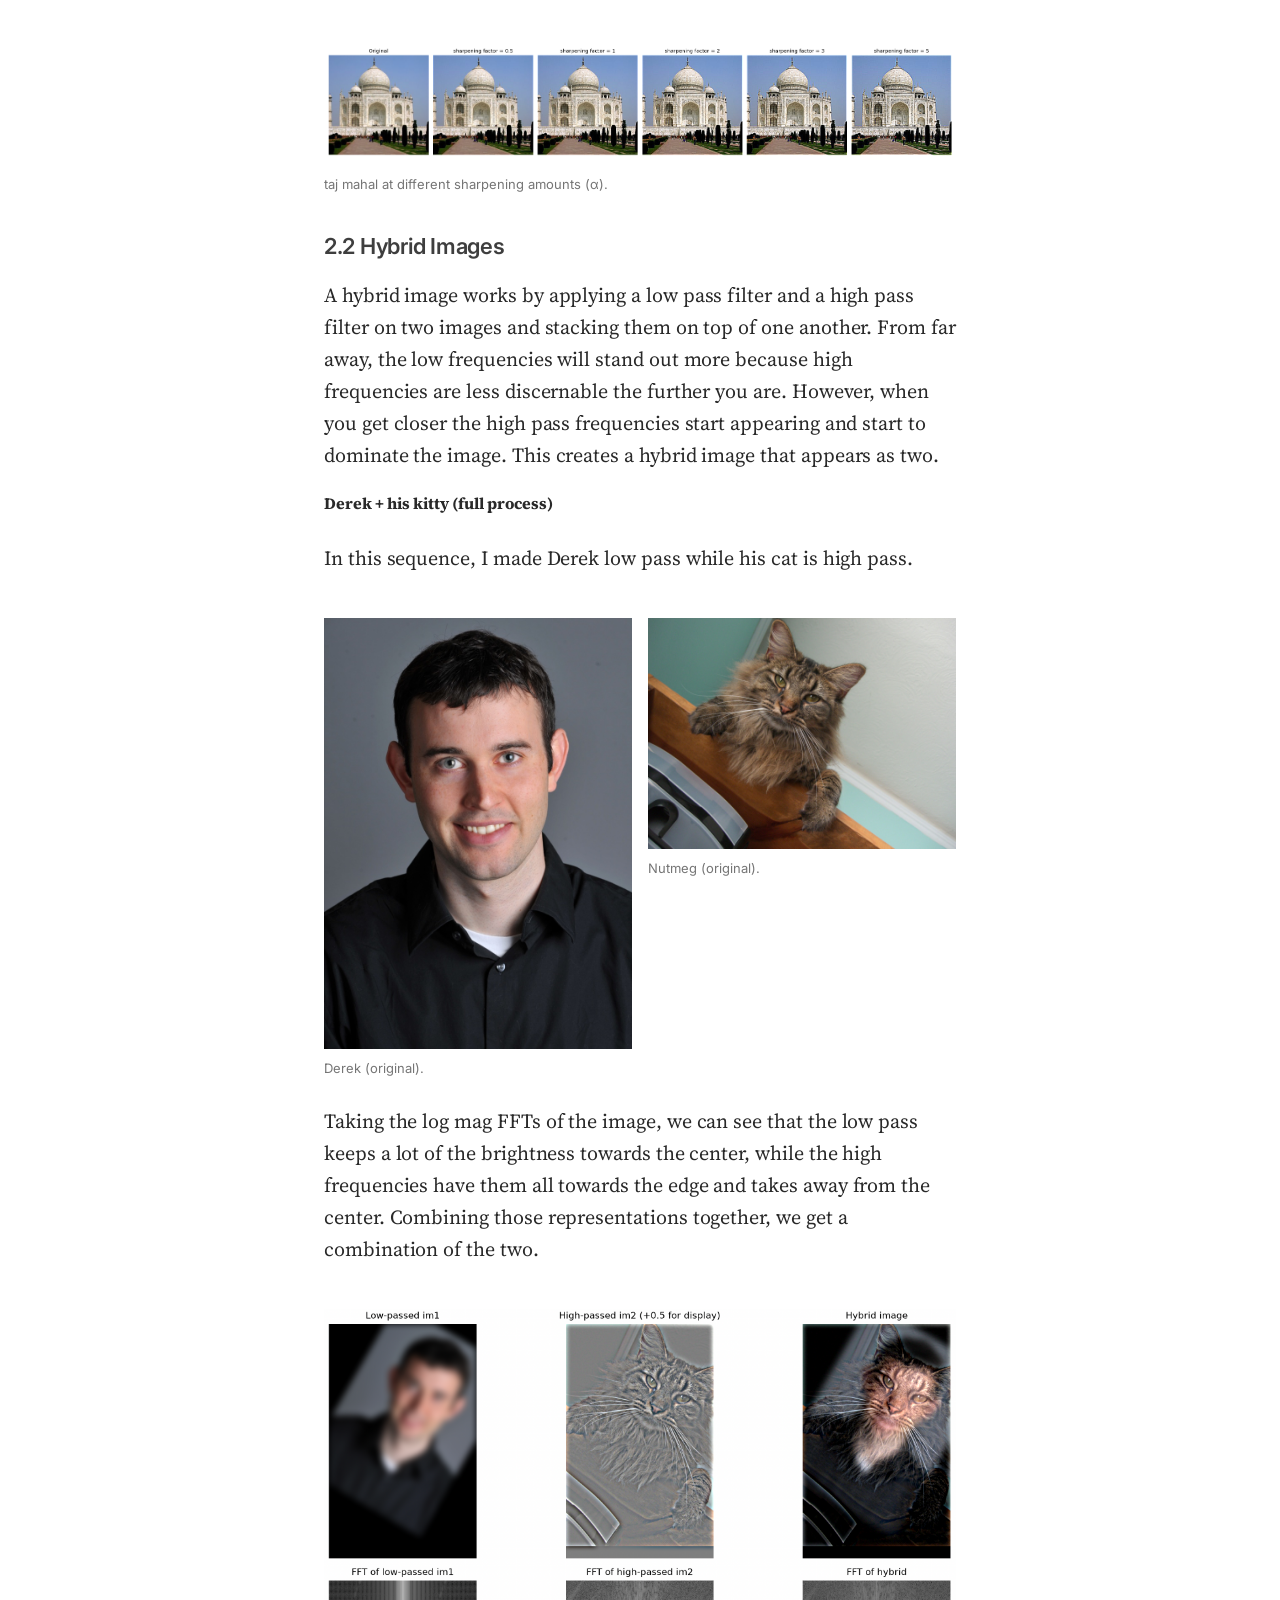
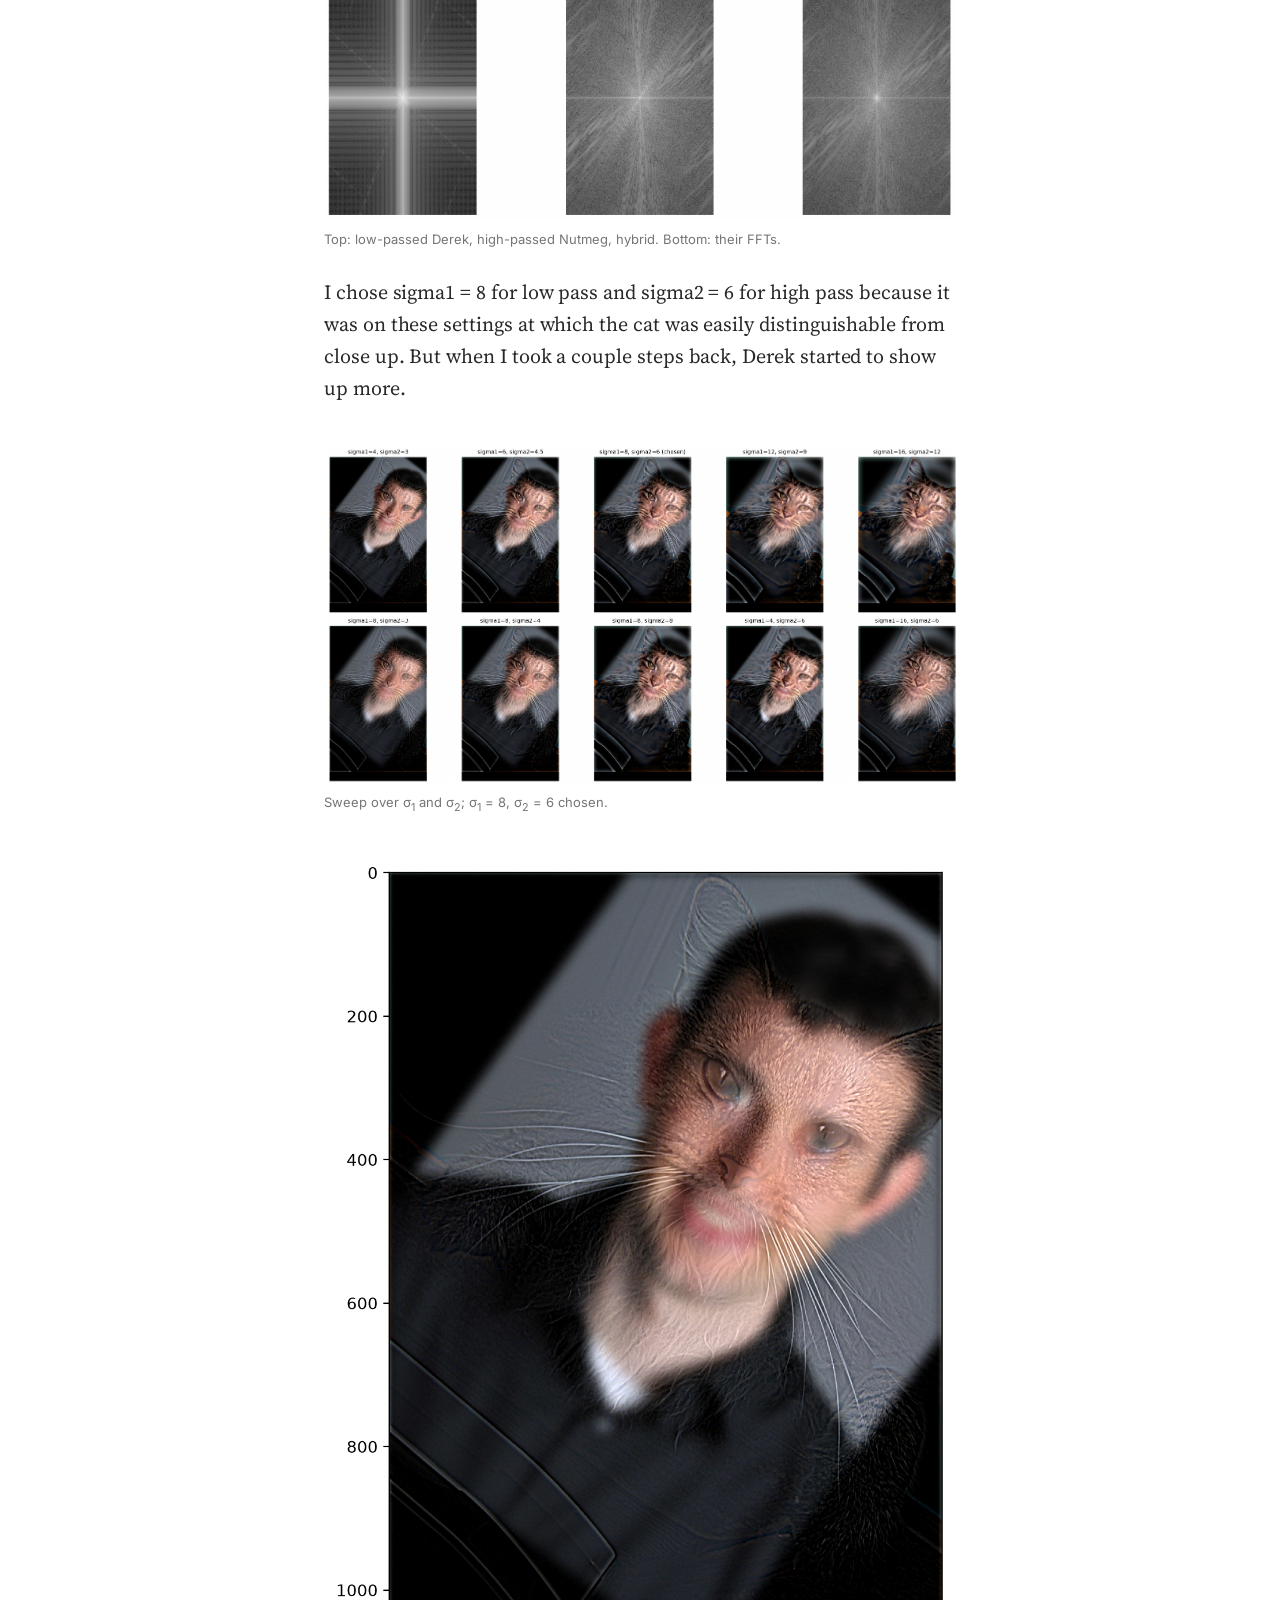
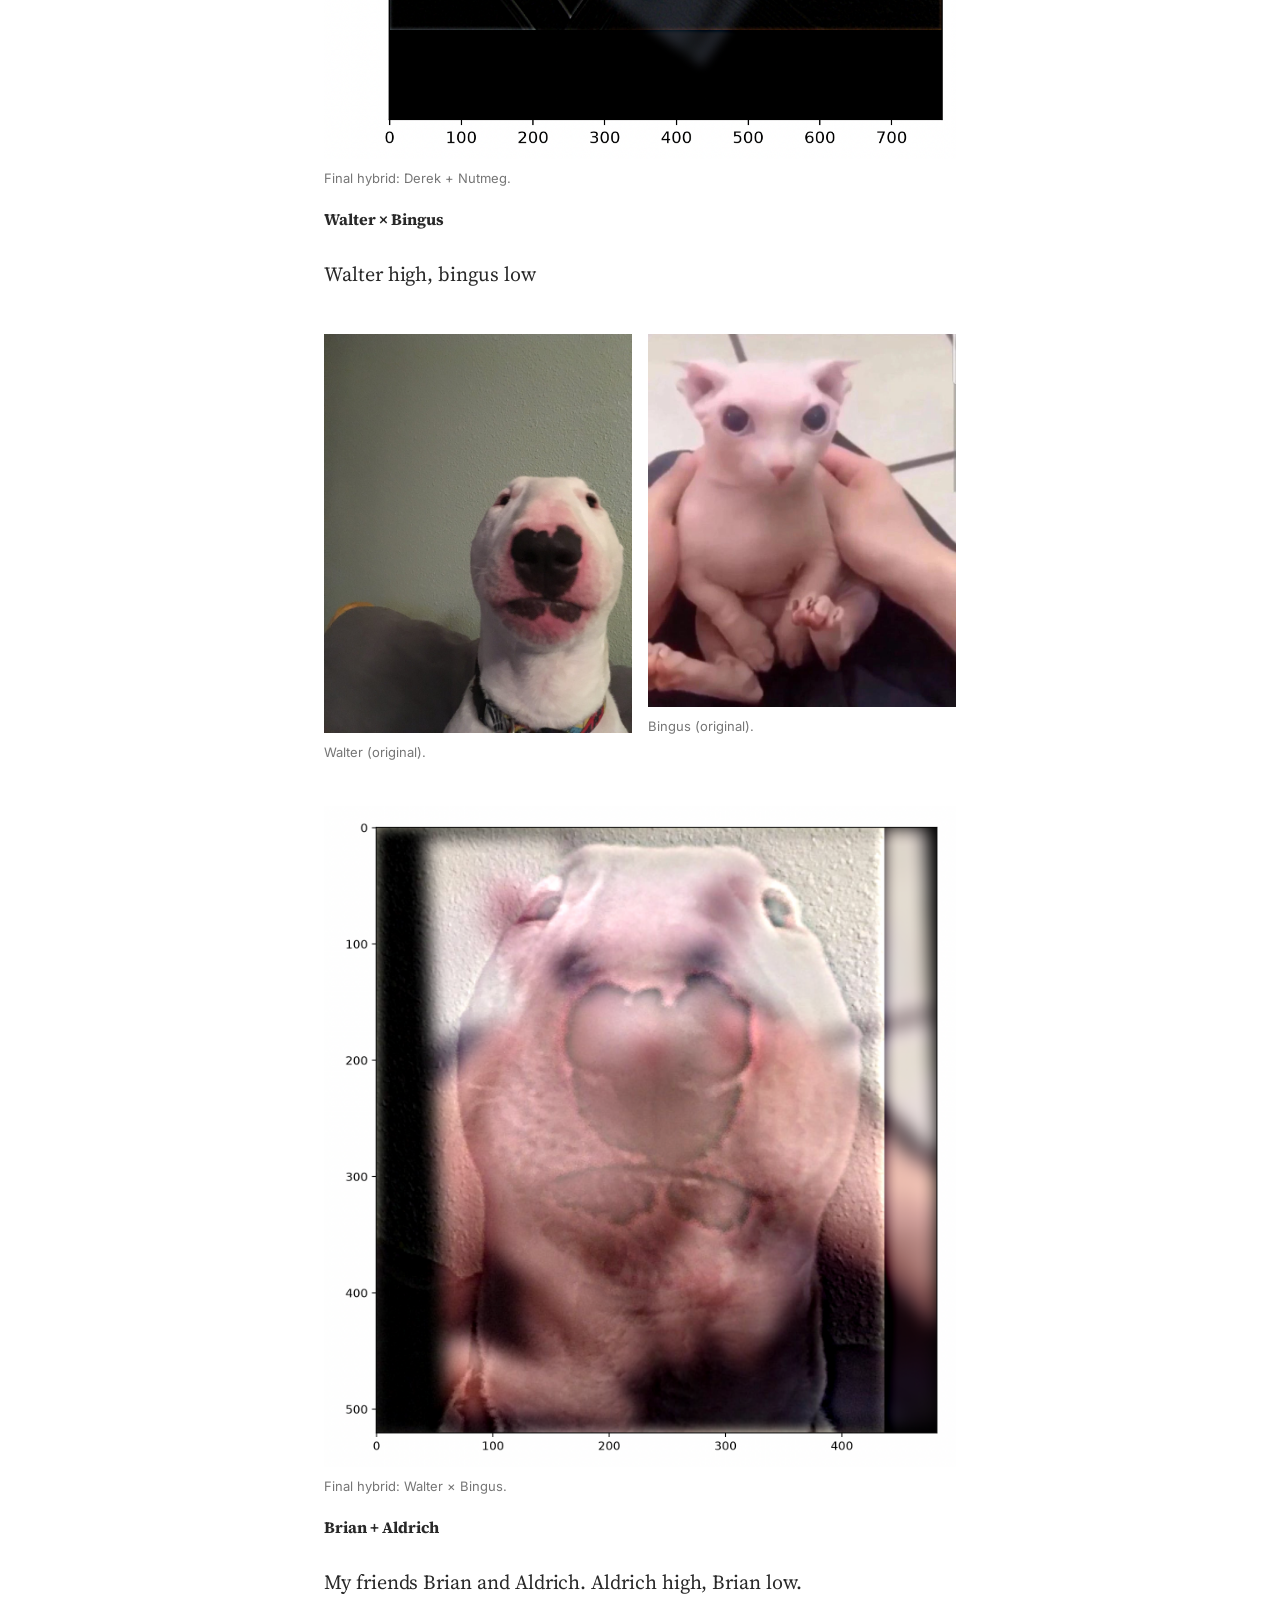
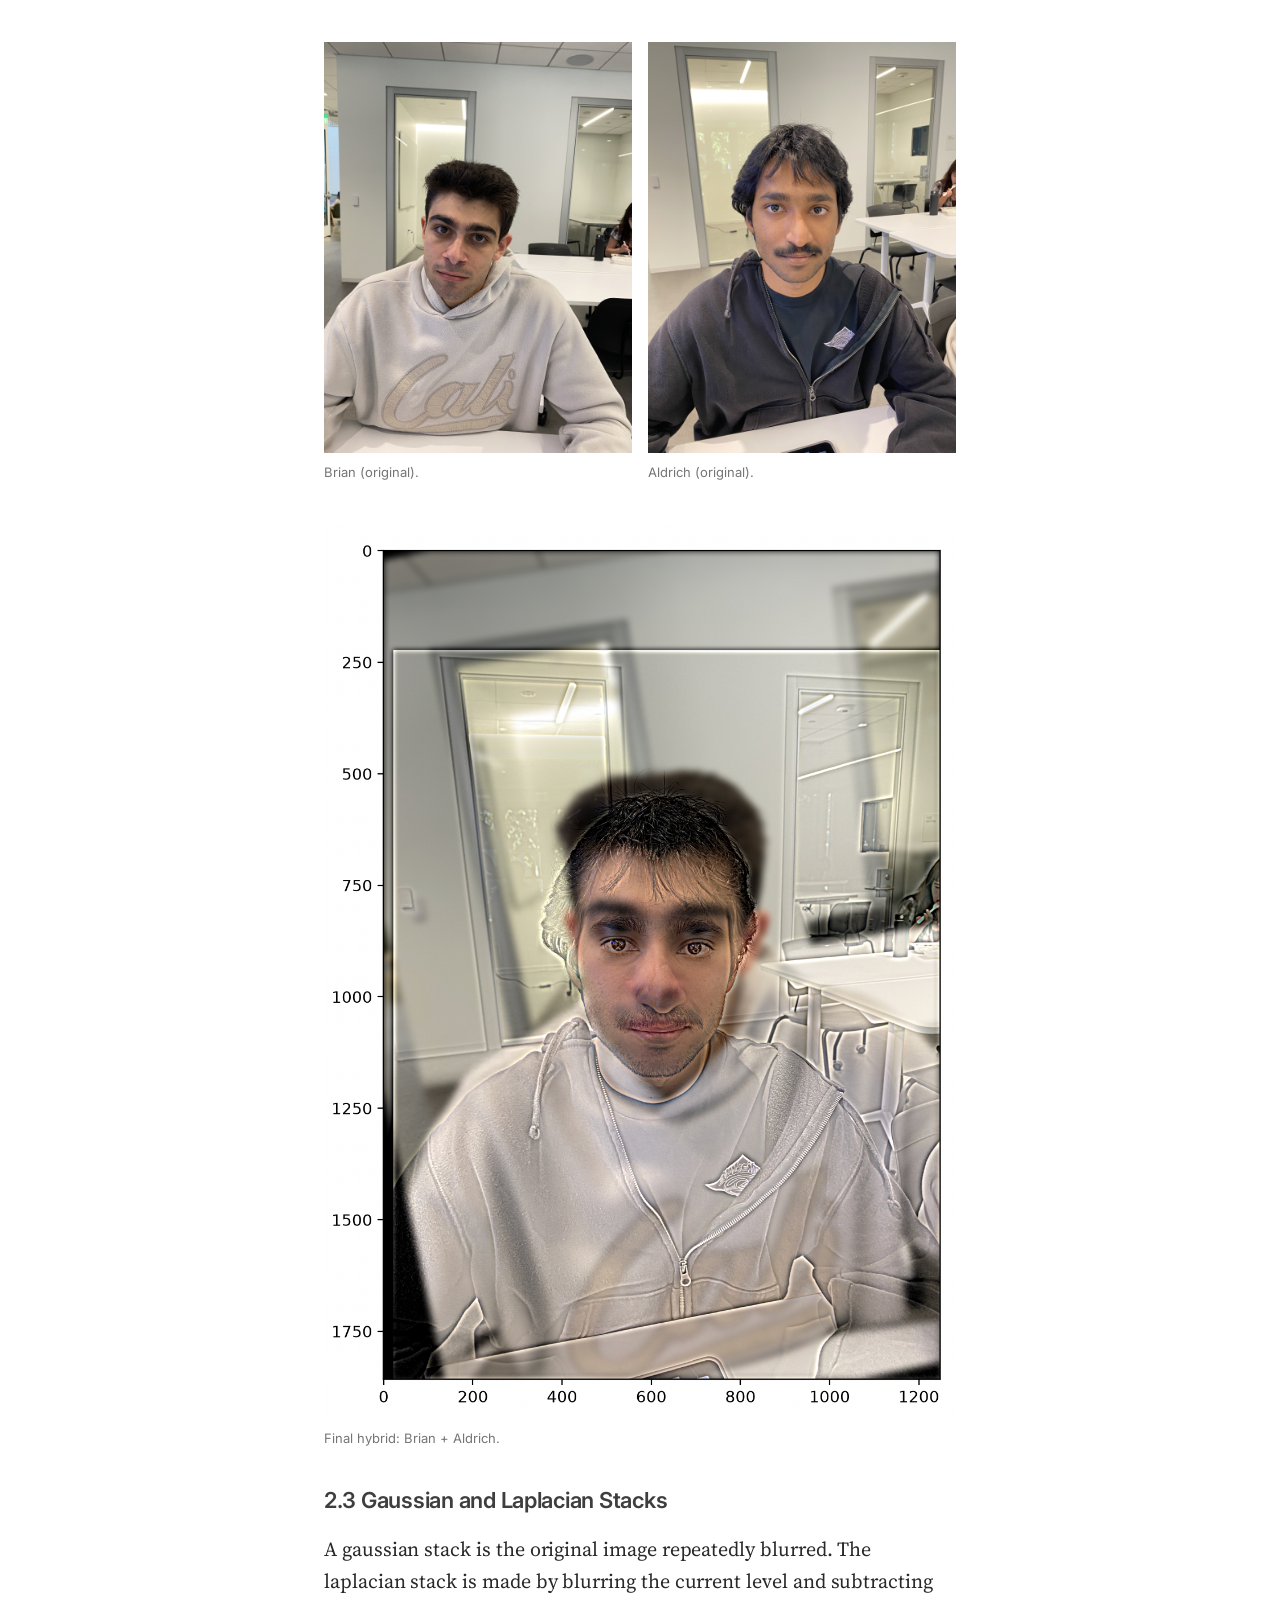
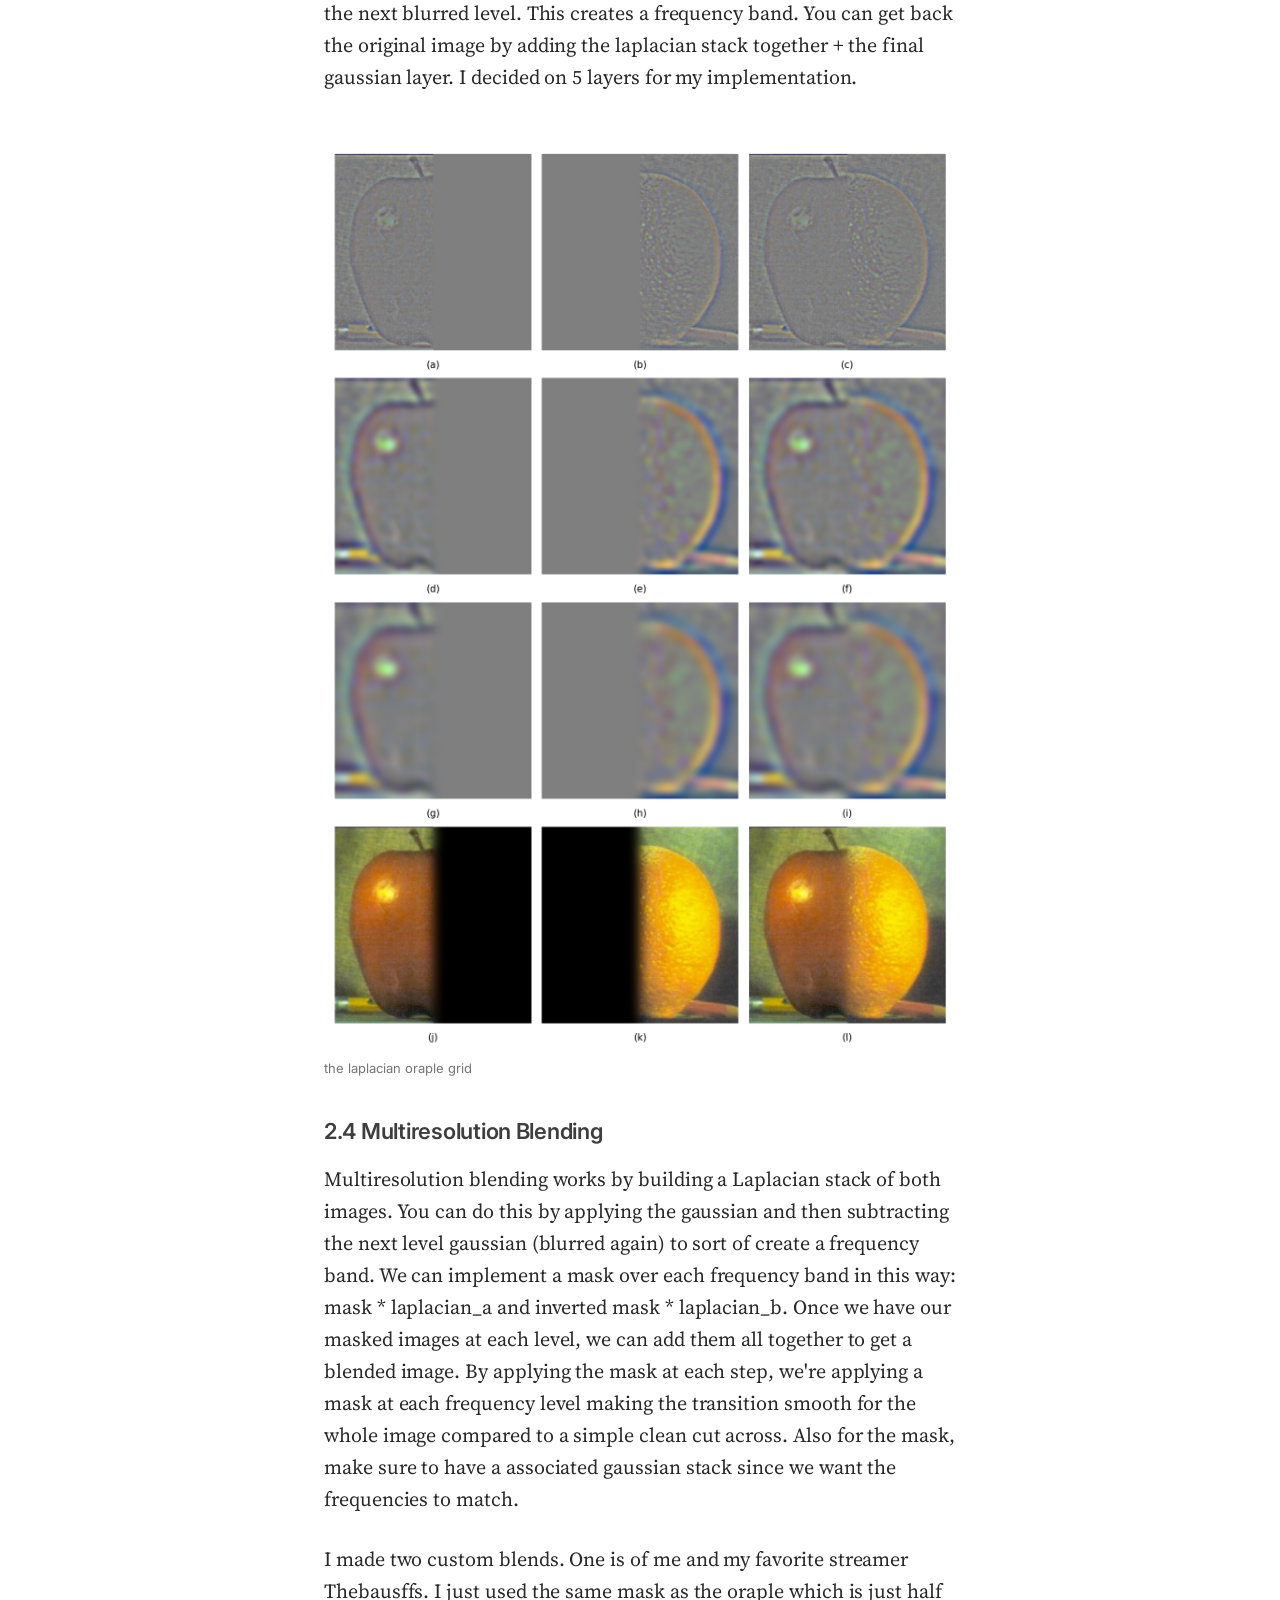
<file: Project_2/index.html>
<!DOCTYPE html>
<html lang="en">
<head>
<meta charset="utf-8">
<meta name="viewport" content="width=device-width, initial-scale=1">
<title>Project 2 &middot; CS 180 Portfolio</title>
<link rel="preconnect" href="https://fonts.googleapis.com">
<link rel="preconnect" href="https://fonts.gstatic.com" crossorigin>
<link href="https://fonts.googleapis.com/css2?family=Inter:wght@400;600;700&family=Source+Serif+4:ital,wght@0,400;0,600;1,400&display=swap" rel="stylesheet">
<link rel="stylesheet" href="../style.css">
</head>
<body>

<!-- ===== NAV (same on every page; change the href depth per folder) ===== -->
<nav class="nav">
  <div class="nav-inner">
    <a class="nav-title" href="../index.html">CS 180 Portfolio</a>
    <a class="nav-link" href="../Project_1/index.html">Project 1</a>
    <a class="nav-link active" href="./index.html">Project 2</a>
    <a class="nav-link" href="../Project_3/index.html">Project 3</a>
    <a class="nav-link" href="../Project_4/index.html">Project 4</a>
  </div>
</nav>

<main class="post">

  <!-- ===== TITLE BLOCK ===== -->
  <h1 class="post-title">Project 2: Fun with Filters and Frequencies</h1>
  <div class="byline">
    <p class="post-meta">Erson Payopay</p>
    <img class="avatar" src="../images/me.jpg" alt="Erson Payopay">
  </div>

  <!-- ================================================================ -->
  <h2>Part 1: Fun with Filters</h2>

  <h3>1.1 Convolutions from Scratch</h3>
  <p>
    So I only made the two loop version cause I didn't know it was a requirement to make the four loop and compare the times
    (read the deliverables before working on the project!) So I only have my two loop version. But it basically loops through every pixel in the image,
    and centered around that pixel cuts a portion of the image out. Once I have that portion I flatten both that and the kernel, and then set that pixel's
    value to the dot product between the two. This basically takes the dot product between the two matrices. Of course, I take the image portion relative to the kernel size.<br><br>

    Regarding borders, for the 'full' setting I add zeros on the image I'm convoluting with relative to the kernel. So if my kernel is 3x3, I add both 3 pixels on the top and Bottom
    and 3 pixels on the sides of the image. For the 'same' setting I just add half of that on all edges. I flip the filter because otherwise it would just be a cross correlation
    and not actually a convolution, and I do so using <code>np.flip()</code><br><br>
    
    Comparing times on the picture of me, my convolution algorithm averages around 1.75s across a 9x9 box filter, the Dx filter, and a 5x5 gaussian filter. This pales in comparison
    to scipy's convolve which does the same thing in milliseconds. 
  </p>

  <p>Here's a code snippet</p>

  <figure>
    <img src="images/1.1/convolutioncodesnippet.png" alt="Convolution code">
    <figcaption>my convolution implementation</figcaption>
  </figure>

  <div class="figure-row">
    <figure>
      <img src="images/1.1/ogimage.png" alt="Original image">
      <figcaption>Original image.</figcaption>
    </figure>
    <figure>
      <img src="images/1.1/oggrayscale.png" alt="Grayscale image">
      <figcaption>Grayscale.</figcaption>
    </figure>
  </div>

  <div class="carousel">
    <figure>
      <img src="images/1.1/9by9filter.png" alt="9x9 box filter result">
      <figcaption>9&times;9 box filter.</figcaption>
    </figure>
    <figure>
      <img src="images/1.1/comparison.png" alt="Comparison">
      <figcaption>9x9 box filter comparison vs original grayscale</figcaption>
    </figure>
    <figure>
      <img src="images/1.1/dx.png" alt="Convolved with Dx">
      <figcaption>Convolved with D<sub>x</sub>.</figcaption>
    </figure>
    <figure>
      <img src="images/1.1/dy.png" alt="Convolved with Dy">
      <figcaption>Convolved with D<sub>y</sub>.</figcaption>
    </figure>
  </div>

  <h3>1.2 Finite Difference Operator</h3>
  <p>
    The Dx filter highlights the vertical edges while the Dy filter highlights the horizontal ones. 

    The gradient magnitude squares and adds the values at each pixel together, like taking the hypotenuse of the two. It shows the overall
    edges of the image.</p>


  <p>
    The threshold I decided on was 0.25, since adding more it started to look like I was removing edges. But reducing the threshold
    made the grass show up a lot more. I tuned this just by eye.
  </p>

  <figure>
    <img src="images/1.2/codesnippet.png" alt="Finite difference code">
    <figcaption>gradient magnitude code</figcaption>
  </figure>

  <div class="carousel">
    <figure>
      <img src="images/1.2/dxanddy.png" alt="Partial derivatives in x and y">
      <figcaption>&part;I/&part;x and &part;I/&part;y.</figcaption>
    </figure>
    <figure>
      <img src="images/1.2/gradientmagnitude.png" alt="Gradient magnitude">
      <figcaption>Gradient magnitude.</figcaption>
    </figure>
    <figure>
      <img src="images/1.2/binarizedimage.png" alt="Binarized edges">
      <figcaption>binarized image</figcaption>
    </figure>
  </div>

  <h3>1.3 Derivative of Gaussian (DoG) Filter</h3>
  <p>
    I built the gaussian by first making a 1d gaussian, then taking the outer product with itself. 
    This made the 2d gaussian kernel! With that, I can smooth out the gradient magnitude and then binarize it for a
    cleaner result. 
  </p>

  <p>
    Compared to the previous result, this result below is much better. Barely any grass / trash is picked up at all, and just the lines overall
    look a lot better. I changed the threshold to match that since the gaussian reduced the brightness of the gradient magnitude,
    lowering it to 0.15 instead of 0.25. 
  </p>

  <figure>
    <img src="images/1.3/codesnippet1.3.png" alt="DoG code">
    <figcaption>DoG code</figcaption>
  </figure>

  <figure>
    <img src="images/1.3/gaussiangradientmagnitude.png" alt="Gradient magnitude after Gaussian blur">
    <figcaption>Gradient magnitude after Gaussian blur.</figcaption>
  </figure>

  <div class="figure-row">
    <figure>
      <img src="images/1.3/dxgaussiankernel.png" alt="DoG filter in x">
      <figcaption>DoG<sub>x</sub> filter.</figcaption>
    </figure>
    <figure>
      <img src="images/1.3/dygaussiankernel.png" alt="DoG filter in y">
      <figcaption>DoG<sub>y</sub> filter.</figcaption>
    </figure>
  </div>

  <p>
    The DoG filters are made by convoluting the derivative filters with the gaussian. Convoluting the original image twice with the derivative then the gaussian,
    and convoluting the filters together and then convoluting the original image ends up with the same thing. This is because convolution is commutative, so I 
    can just convolute all the filters together and then incorporate the main image. Here's a comparison of the two methods. 
    
    There's actually a slight difference between the two in the comparison, but they overall look the same. I can attribute that to how my convolution
    algorithm works, I don't think I normalize the pixel values so I also had to change the threshold. Having to change the threshold is probably a part of that. 
  </p>

  <div class="figure-row">
    <figure>
      <img src="images/1.3/binarizedgaussian.png" alt="Blur then derivative, binarized">
      <figcaption>Blur, then D<sub>x</sub>/D<sub>y</sub>.</figcaption>
    </figure>
    <figure>
      <img src="images/1.3/binarizedgaussian2.png" alt="Single DoG convolution, binarized">
      <figcaption>Single DoG convolution.</figcaption>
    </figure>
  </div>

  <hr>

  <!-- ================================================================ -->
  <h2>Part 2: Fun with Frequencies</h2>

  <h3>2.1 Image "Sharpening"</h3>
  <p>The unsharp mask works by basically subtracting low frequencies from the image to get a sharper high frequency image. In more depth,
    we take the original image, add the image * a sharpening factor, and subtract a blurred image * that same sharpening factor</p>

  <p>As alpha increases the image starts to look a lot sharper, the colors as well start to look a little brighter around edges, and overall it looks
    more intense. I ended up deciding that alpha = 2.0 is the best because that's the point at which my friends a couple meters away
    could tell the difference. 
  </p>

  <figure>
    <img src="images/2.1/codesnippet.png" alt="Sharpening code">
    <figcaption>unsharp mask code</figcaption>
  </figure>

  <div class="carousel">
    <figure>
      <img src="images/2.1/tajmahalcomparison.png" alt="Taj Mahal sharpening">
      <figcaption>before / after, &alpha; = 2.0</figcaption>
    </figure>
    <figure>
      <img src="images/2.1/kittycomparison.png" alt="Kitty sharpening">
      <figcaption>normal vs sharpened kitty</figcaption>
    </figure>
    <figure>
      <img src="images/2.1/mecomparison.png" alt="Sharpening a photo of me">
      <figcaption>normal vs sharpened me</figcaption>
    </figure>
  </div>

  <figure>
    <img src="images/2.1/tajmahal_sharpening_factors.png" alt="Taj Mahal at several sharpening amounts">
    <figcaption>taj mahal at different sharpening amounts (&alpha;).</figcaption>
  </figure>

  <h3>2.2 Hybrid Images</h3>
  <p>A hybrid image works by applying a low pass filter and a high pass filter on two images and stacking them on top of one another. From far away, the low frequencies will stand
    out more because high frequencies are less discernable the further you are. However, when you get closer the high pass frequencies start appearing and start to
    dominate the image. This creates a hybrid image that appears as two.
  </p>

  <h4>Derek + his kitty (full process)</h4>
  <p>In this sequence, I made Derek low pass while his cat is high pass. </p>

  <div class="figure-row">
    <figure>
      <img src="images/2.2/derekpicture.jpg" alt="Derek">
      <figcaption>Derek (original).</figcaption>
    </figure>
    <figure>
      <img src="images/2.2/nutmeg.jpg" alt="Nutmeg">
      <figcaption>Nutmeg (original).</figcaption>
    </figure>
  </div>

  <p>
    Taking the log mag FFTs of the image, we can see that the low pass keeps a lot of the brightness towards the center, while the high frequencies
    have them all towards the edge and takes away from the center. Combining those representations together, we get a combination of the two. 
  </p>

  <figure>
    <img src="images/2.2/frequencyanalysis.png" alt="Low-pass, high-pass, hybrid, and their FFTs">
    <figcaption>Top: low-passed Derek, high-passed Nutmeg, hybrid. Bottom: their FFTs.</figcaption>
  </figure>

  <p>I chose sigma1 = 8 for low pass and sigma2 = 6 for high pass because it was on these settings at which the cat
    was easily distinguishable from close up. But when I took a couple steps back, Derek started to show up more. 
  </p>

  <figure>
    <img src="images/2.2/sigmasweep.png" alt="Hybrid results across sigma values">
    <figcaption>Sweep over &sigma;<sub>1</sub> and &sigma;<sub>2</sub>; &sigma;<sub>1</sub> = 8, &sigma;<sub>2</sub> = 6 chosen.</figcaption>
  </figure>

  <figure>
    <img src="images/2.2/guywithcat.png" alt="Hybrid: Derek and Nutmeg">
    <figcaption>Final hybrid: Derek + Nutmeg.</figcaption>
  </figure>

  <h4>Walter &times; Bingus</h4>
  <p>Walter high, bingus low</p>

  <div class="figure-row">
    <figure>
      <img src="images/2.2/walter.jpg" alt="Walter">
      <figcaption>Walter (original).</figcaption>
    </figure>
    <figure>
      <img src="images/2.2/bingus.jpg" alt="Bingus">
      <figcaption>Bingus (original).</figcaption>
    </figure>
  </div>

  <figure>
    <img src="images/2.2/walterxbingus.png" alt="Hybrid: Walter and Bingus">
    <figcaption>Final hybrid: Walter &times; Bingus.</figcaption>
  </figure>

  <h4>Brian + Aldrich</h4>
  <p>My friends Brian and Aldrich. Aldrich high, Brian low.</p>

  <div class="figure-row">
    <figure>
      <img src="images/2.2/brian.jpg" alt="Brian">
      <figcaption>Brian (original).</figcaption>
    </figure>
    <figure>
      <img src="images/2.2/aldrich.jpg" alt="Aldrich">
      <figcaption>Aldrich (original).</figcaption>
    </figure>
  </div>

  <figure>
    <img src="images/2.2/brialdrich.png" alt="Hybrid: Brian and Aldrich">
    <figcaption>Final hybrid: Brian + Aldrich.</figcaption>
  </figure>

  <h3>2.3 Gaussian and Laplacian Stacks</h3>
  <p>
    A gaussian stack is the original image repeatedly blurred. The laplacian stack is made by blurring the current level and subtracting the next blurred level. This creates a 
    frequency band. You can get back the original image by adding the laplacian stack together + the final gaussian layer. I decided on 5 layers for my implementation.
  </p>

  <figure>
    <img src="images/2.3/oraple_grid.png" alt="Laplacian stack levels for the oraple">
    <figcaption>the laplacian oraple grid</figcaption>
  </figure>

  <h3>2.4 Multiresolution Blending</h3>
  <p>
  Multiresolution blending works by building a Laplacian stack of both images. You can do this by applying the gaussian and then subtracting the next level gaussian (blurred again)
  to sort of create a frequency band. We can implement a mask over each frequency band in this way: mask * laplacian_a and inverted mask * laplacian_b. Once we have our masked
  images at each level, we can add them all together to get a blended image. By applying the mask at each step, we're applying a mask at each frequency level making the transition smooth for the whole image
  compared to a simple clean cut across. Also for the mask, make sure to have a associated gaussian stack since we want the frequencies to match.
  </p>

  <p>
    I made two custom blends. One is of me and my favorite streamer Thebausffs. I just used the same mask
    as the oraple which is just half zeros and half 1's. 

    The other blend I made is supposed to be like the teletubby sun. It uses a circular mask instead of
    the oraple one. 


  </p>

  <div class="carousel">
    <figure>
      <img src="images/2.3/oraple.png" alt="Oraple">
      <figcaption>The oraple.</figcaption>
    </figure>
    <figure>
      <img src="images/2.3/faceblend.png" alt="Two faces blended down the middle">
      <figcaption>ME AND THE GOAT BAUS</figcaption>
    </figure>
    <figure>
      <img src="images/2.3/sunblend.png" alt="Baby face blended into the sun">
      <figcaption>teletubby sun</figcaption>
    </figure>
  </div>

  <hr>

  <h2>Takeaways</h2>
  <p>I think the most important thing I learned doing this project was about how different frequencies contribute to an image.
    The low frequencies capture a lot of general things about an image like color or overall shape, they help a lot with identification. On the other hand,
    high frequencies capture the fine details of an image, the lines and edges. I also thought the sharpening process was pretty cool, and a lot
    of image processing is actually quite intuitive / easy to grasp. I used to use photoshop a lot, so it's actually really cool to see how 
    the backend of the tools I use actually works. 
  </p>

  <!--
  ===== COMPONENT REFERENCE (copy any block) =====

  IMAGE WITH FOOTNOTE
  <figure>
    <img src="images/example.jpg" alt="Describe the image here">
    <figcaption>A short footnote under the image.</figcaption>
  </figure>

  TWO IMAGES SIDE BY SIDE
  <div class="figure-row">
    <figure><img src="images/a.jpg" alt=""><figcaption>Left</figcaption></figure>
    <figure><img src="images/b.jpg" alt=""><figcaption>Right</figcaption></figure>
  </div>

  CAROUSEL (each figure = one slide)
  <div class="carousel">
    <figure><img src="images/a.jpg" alt=""><figcaption>Slide 1</figcaption></figure>
    <figure><img src="images/b.jpg" alt=""><figcaption>Slide 2</figcaption></figure>
  </div>

  SMALL CENTERED IMAGE
  <img src="images/a.png" style="max-width: 300px; height: auto; display: block; margin: 0 auto;">

  TABLE
  <table>
    <thead><tr><th>Col 1</th><th>Col 2</th></tr></thead>
    <tbody><tr><td>a</td><td>b</td></tr></tbody>
  </table>
  -->

</main>

<script src="../script.js"></script>
</body>
</html>
</file>
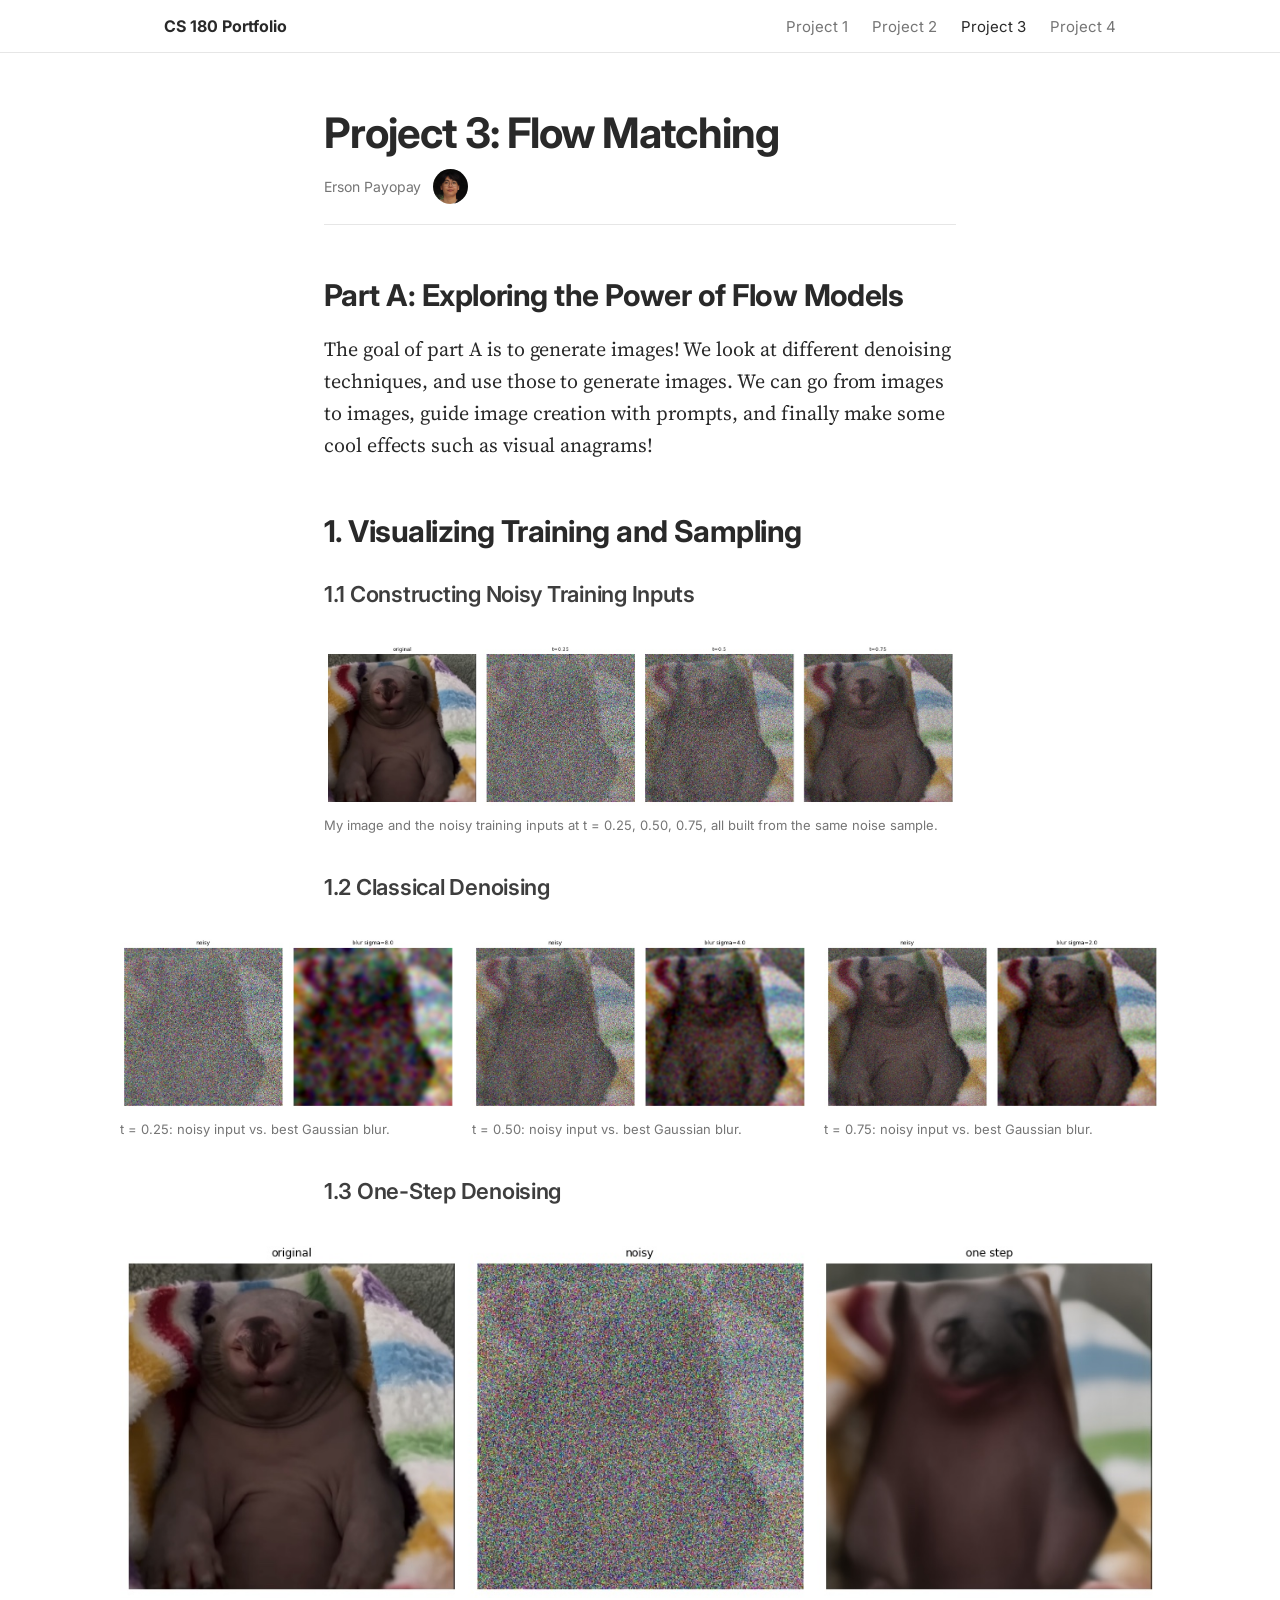
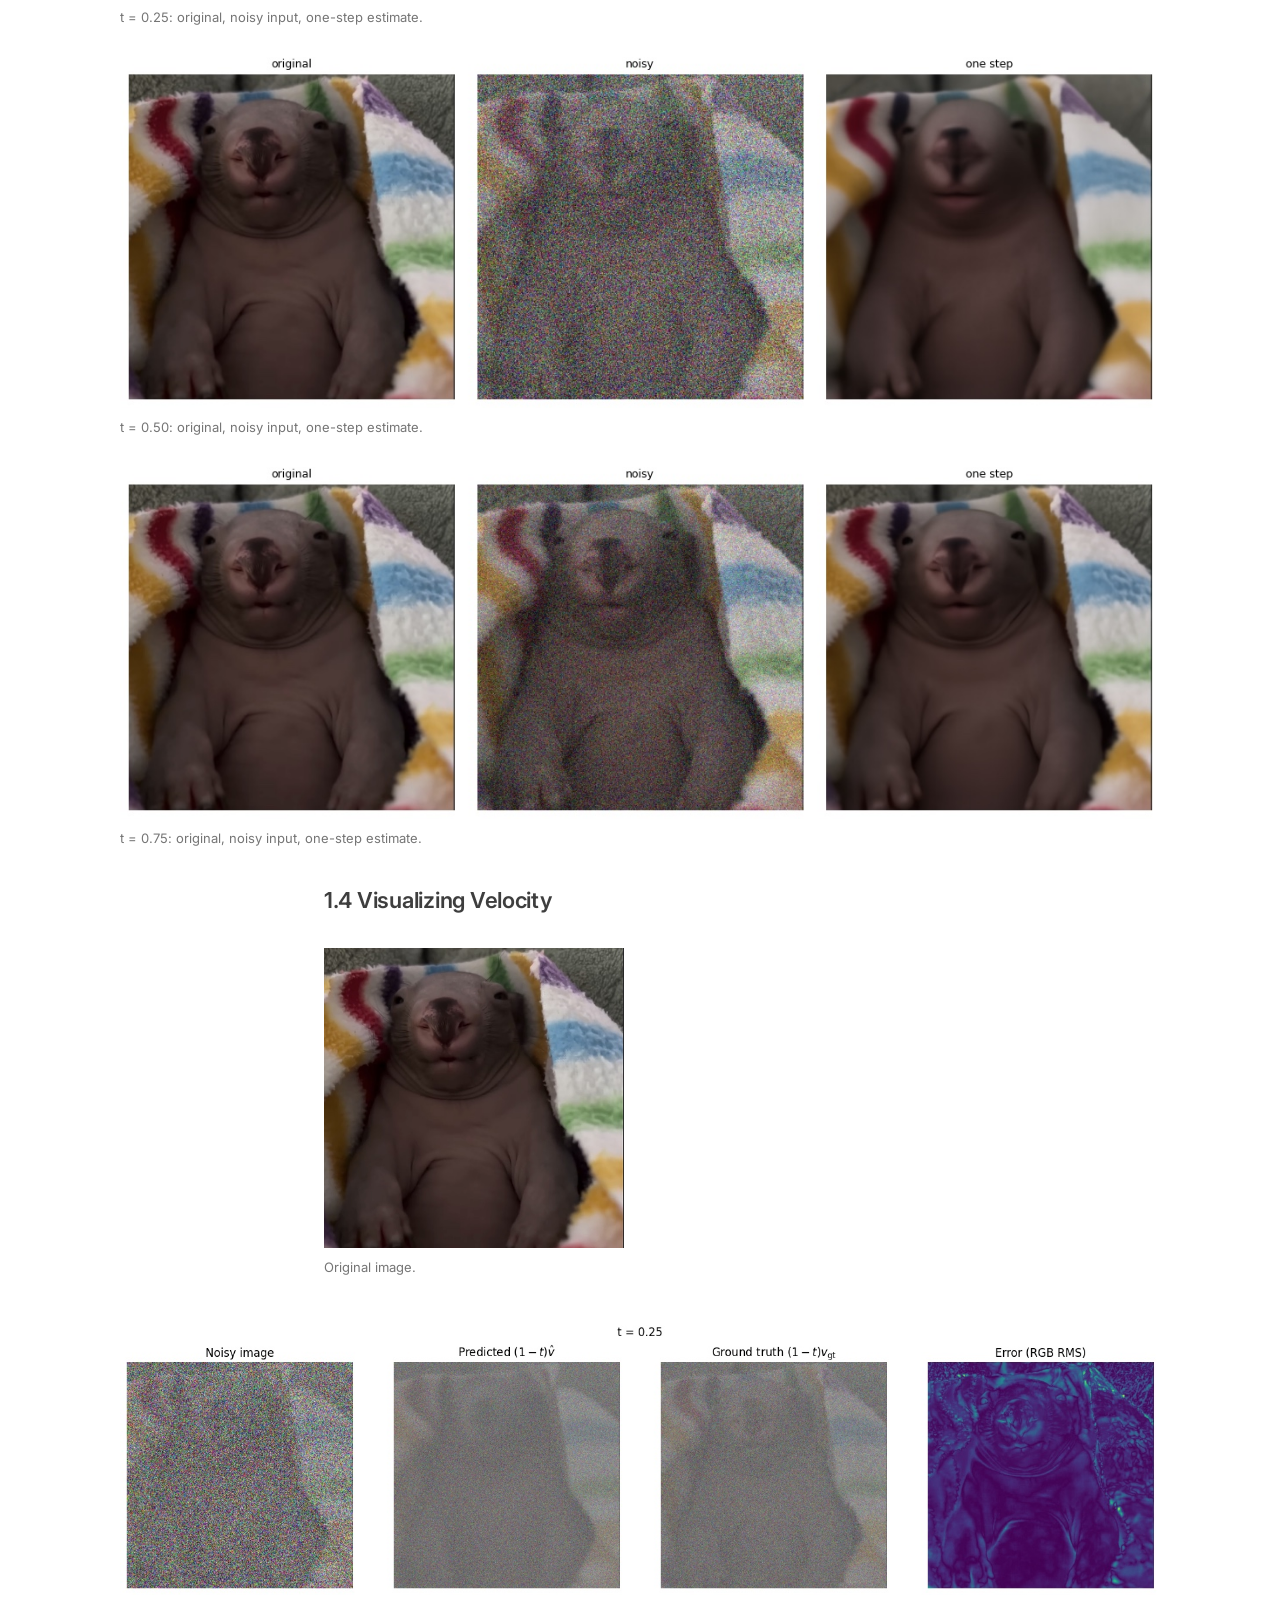
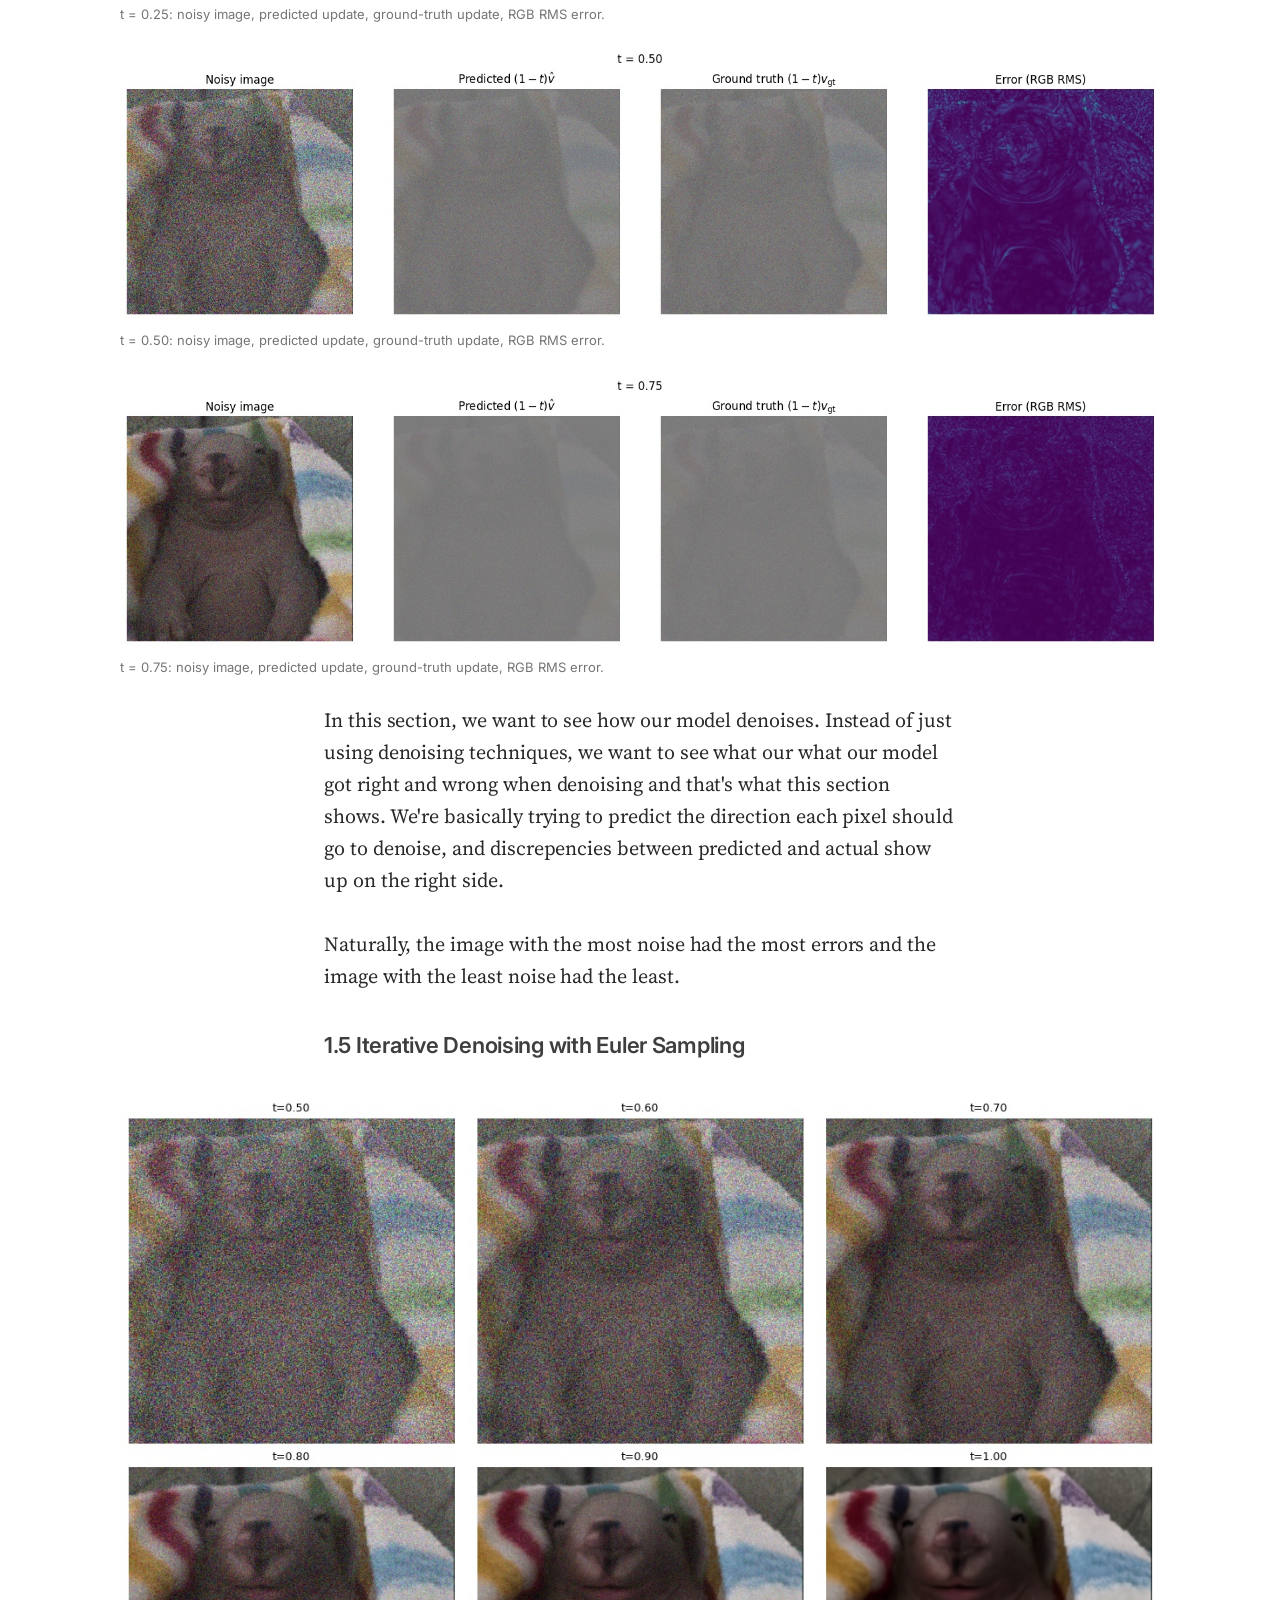
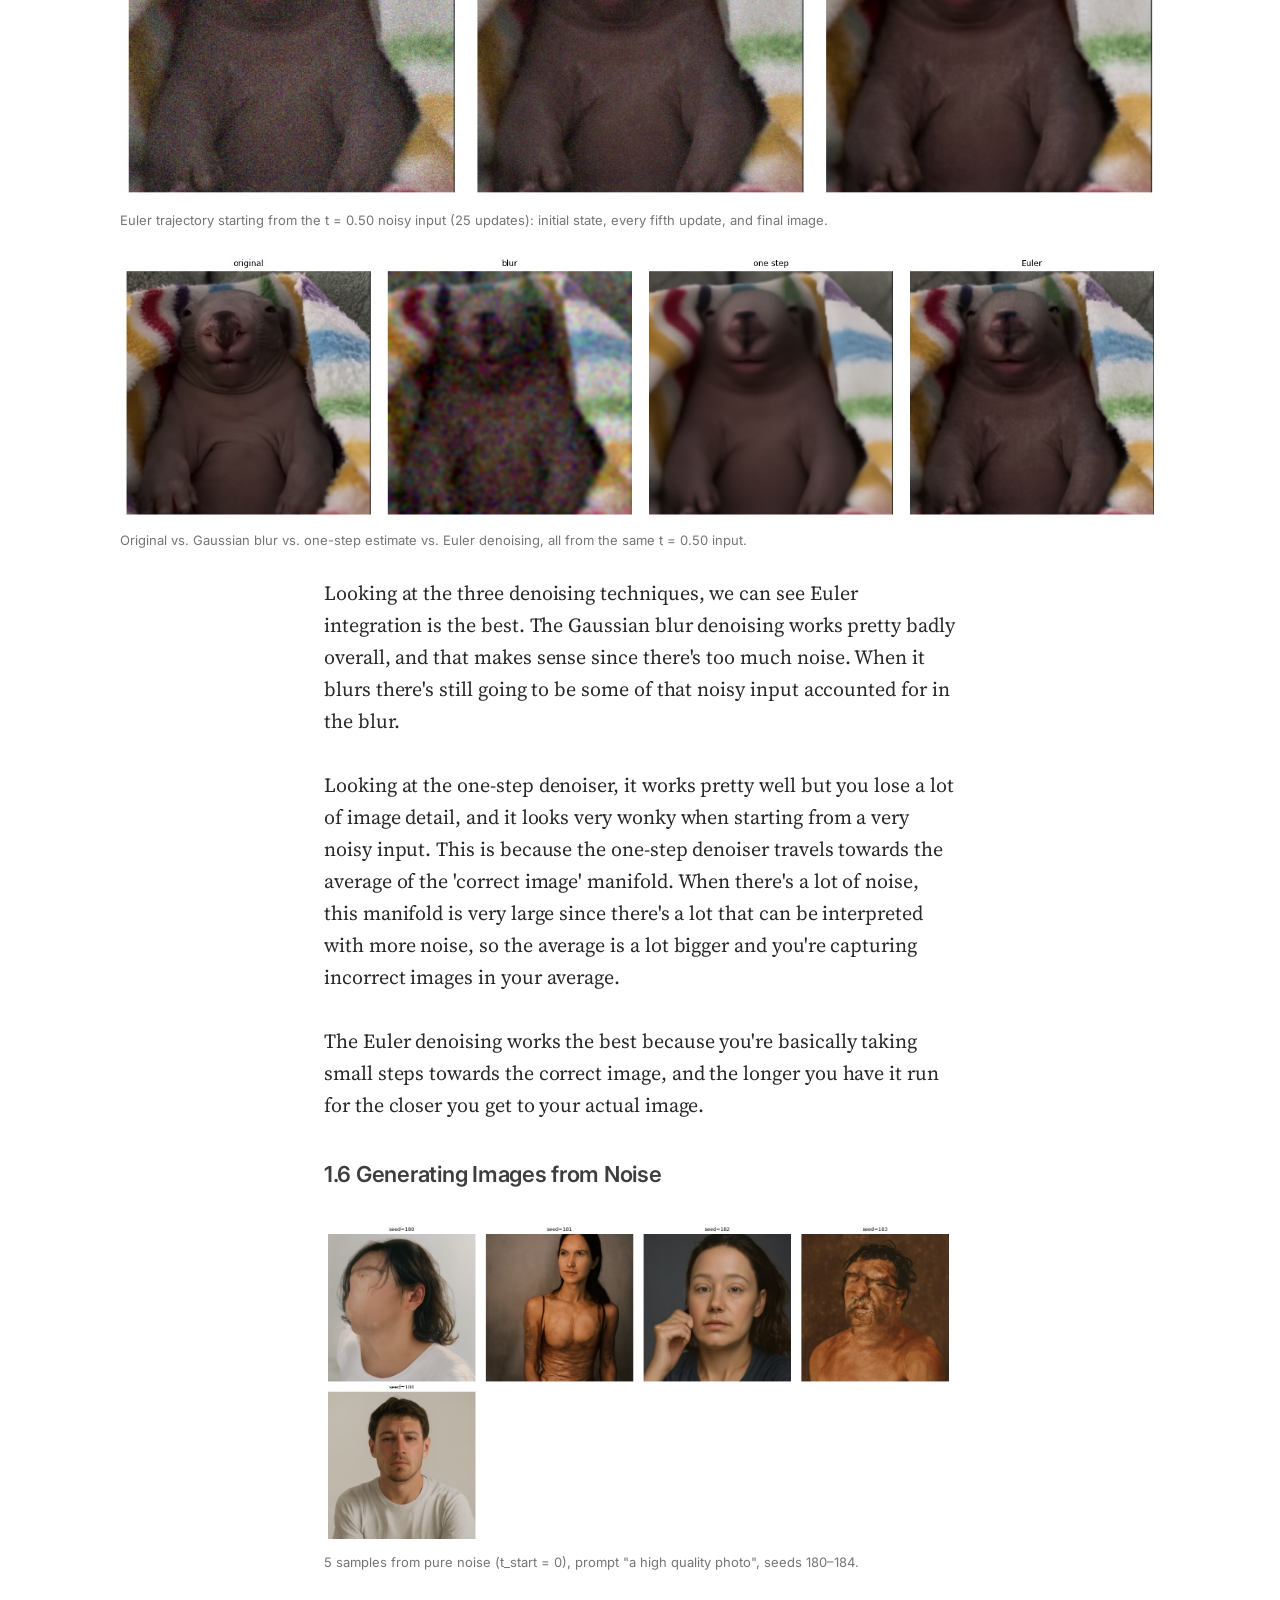
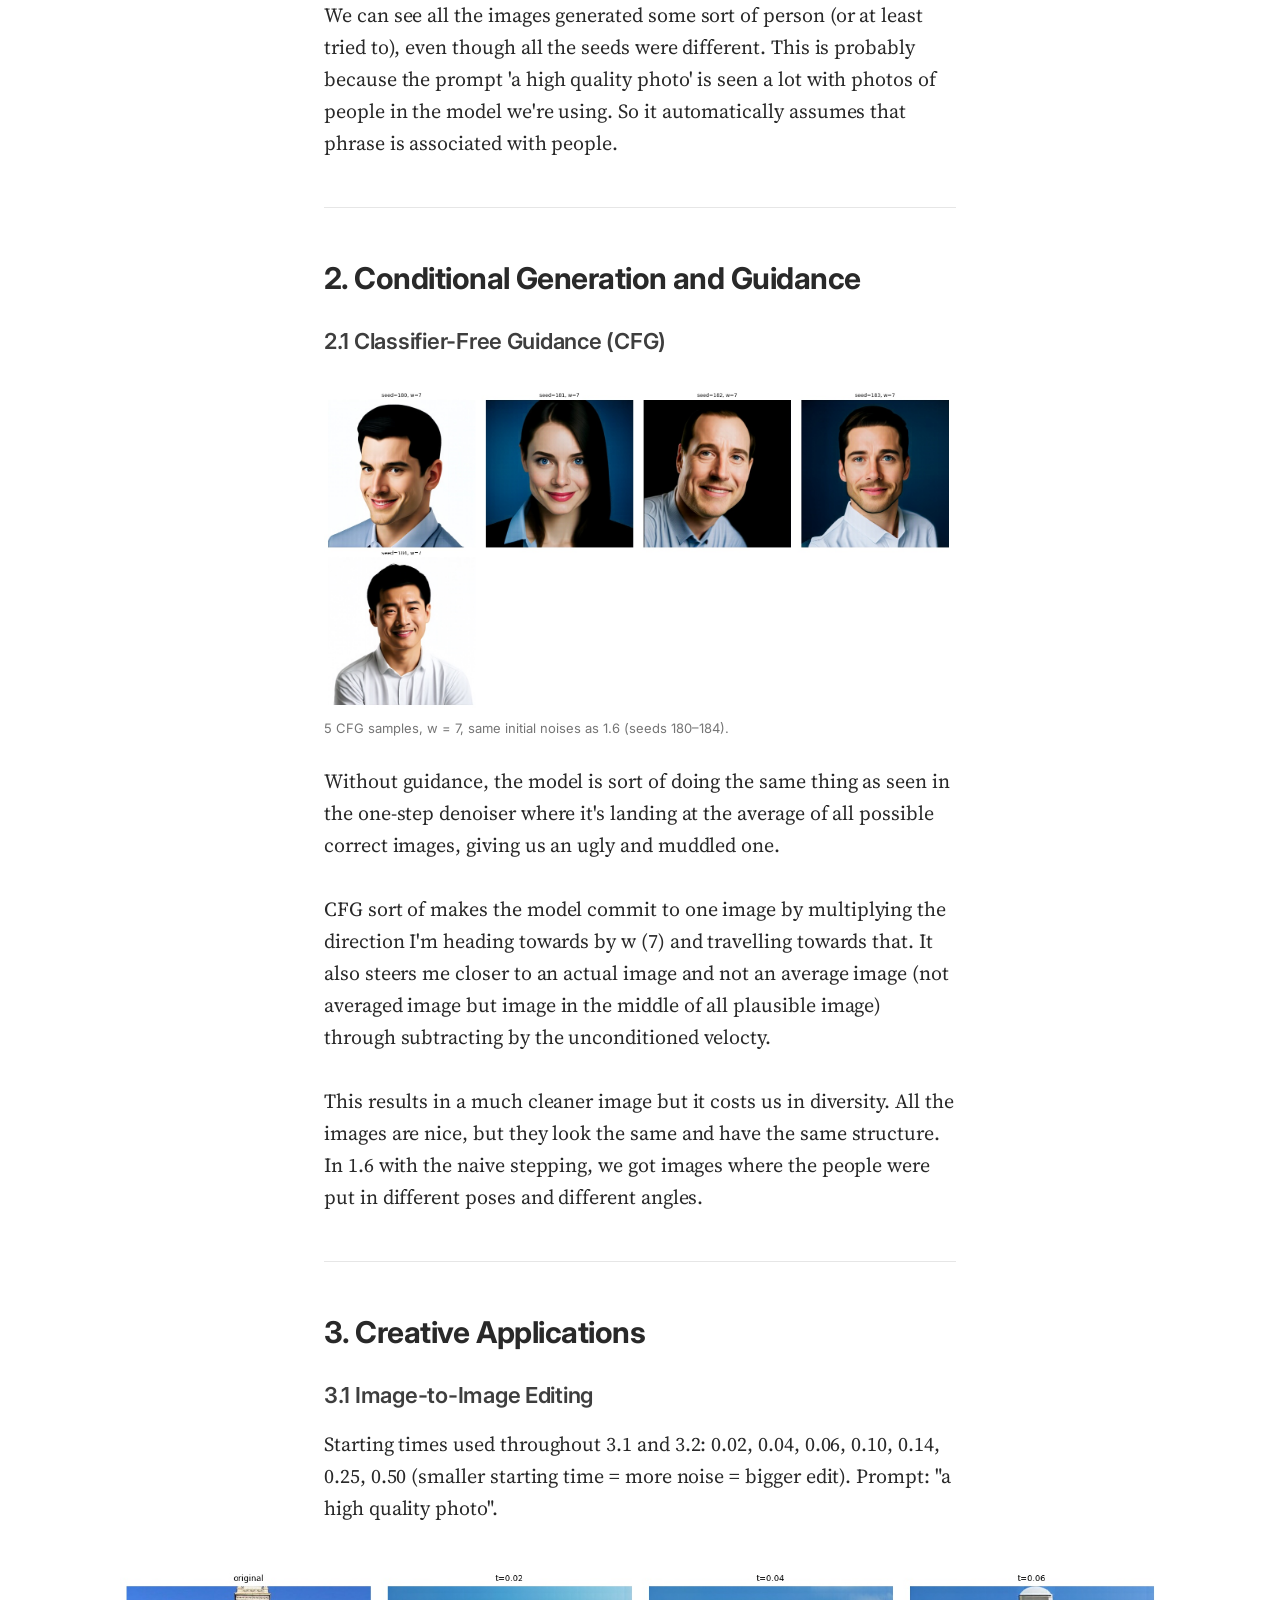
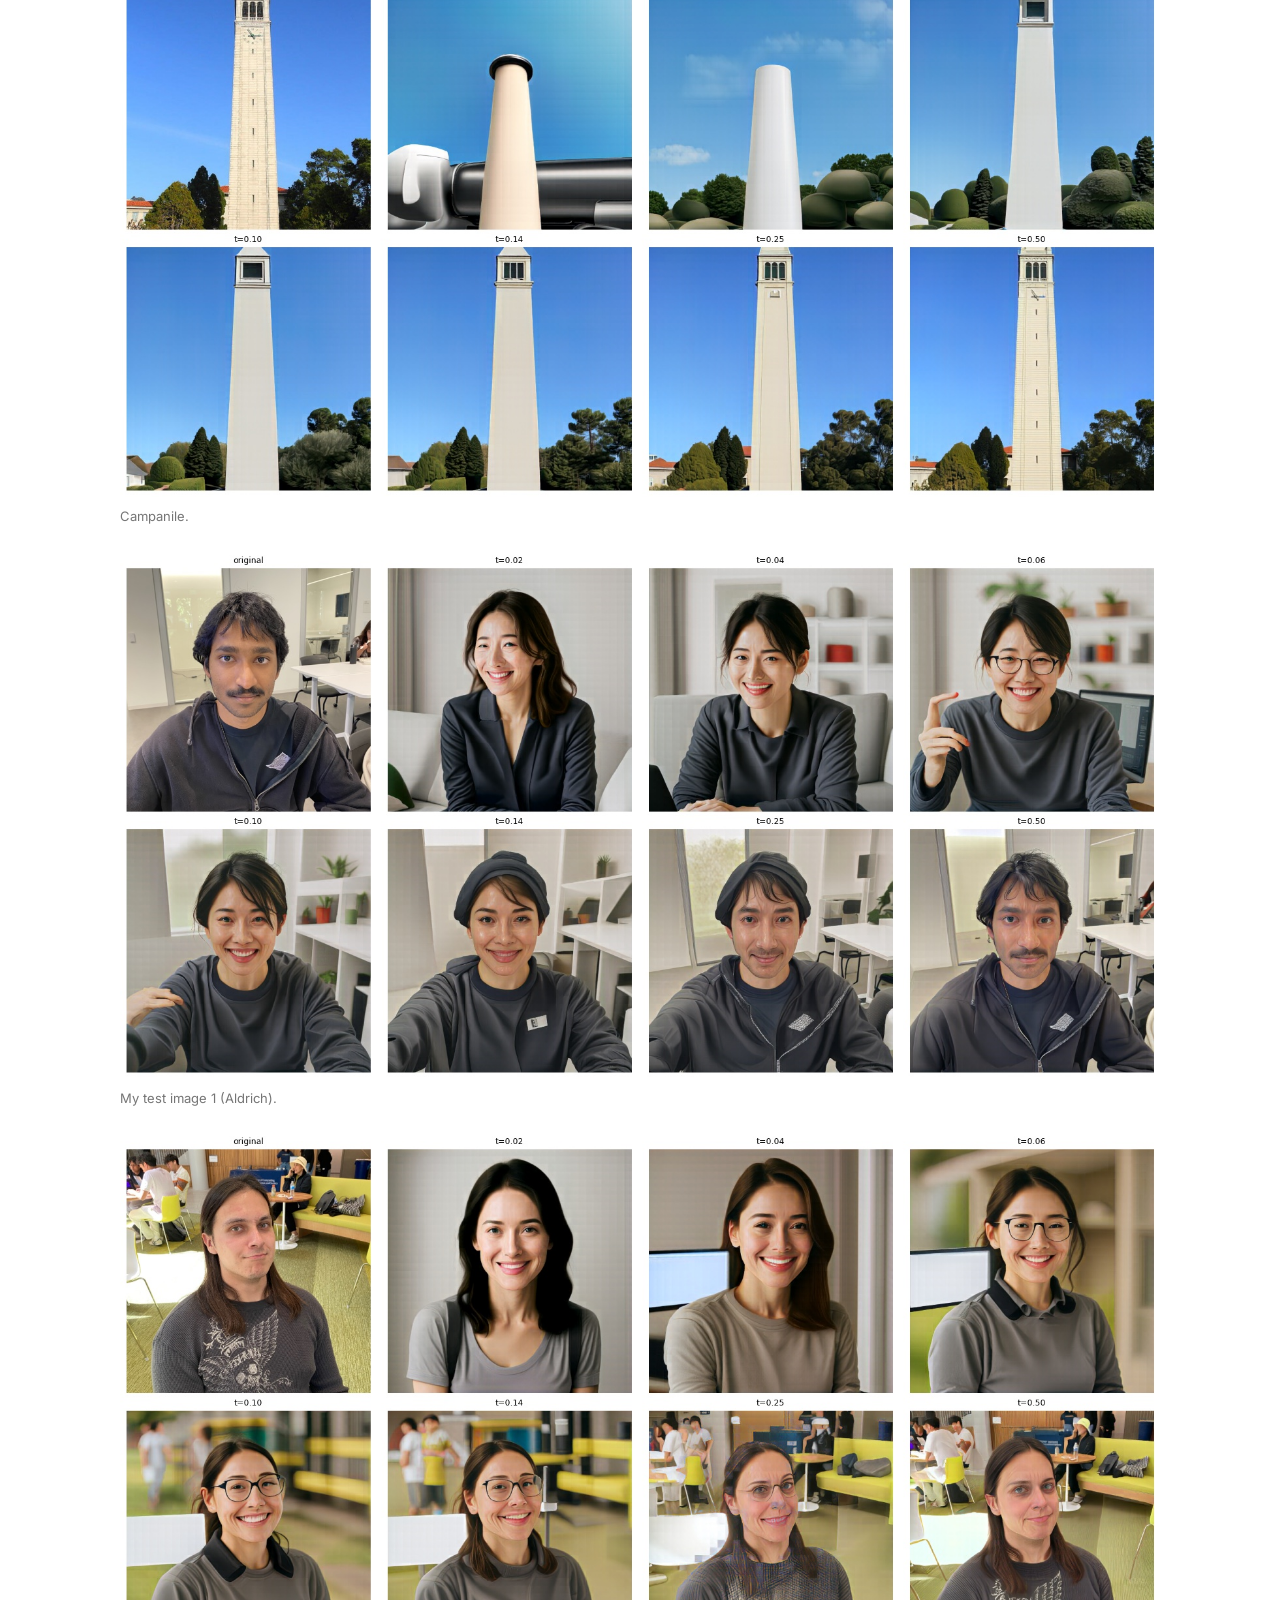
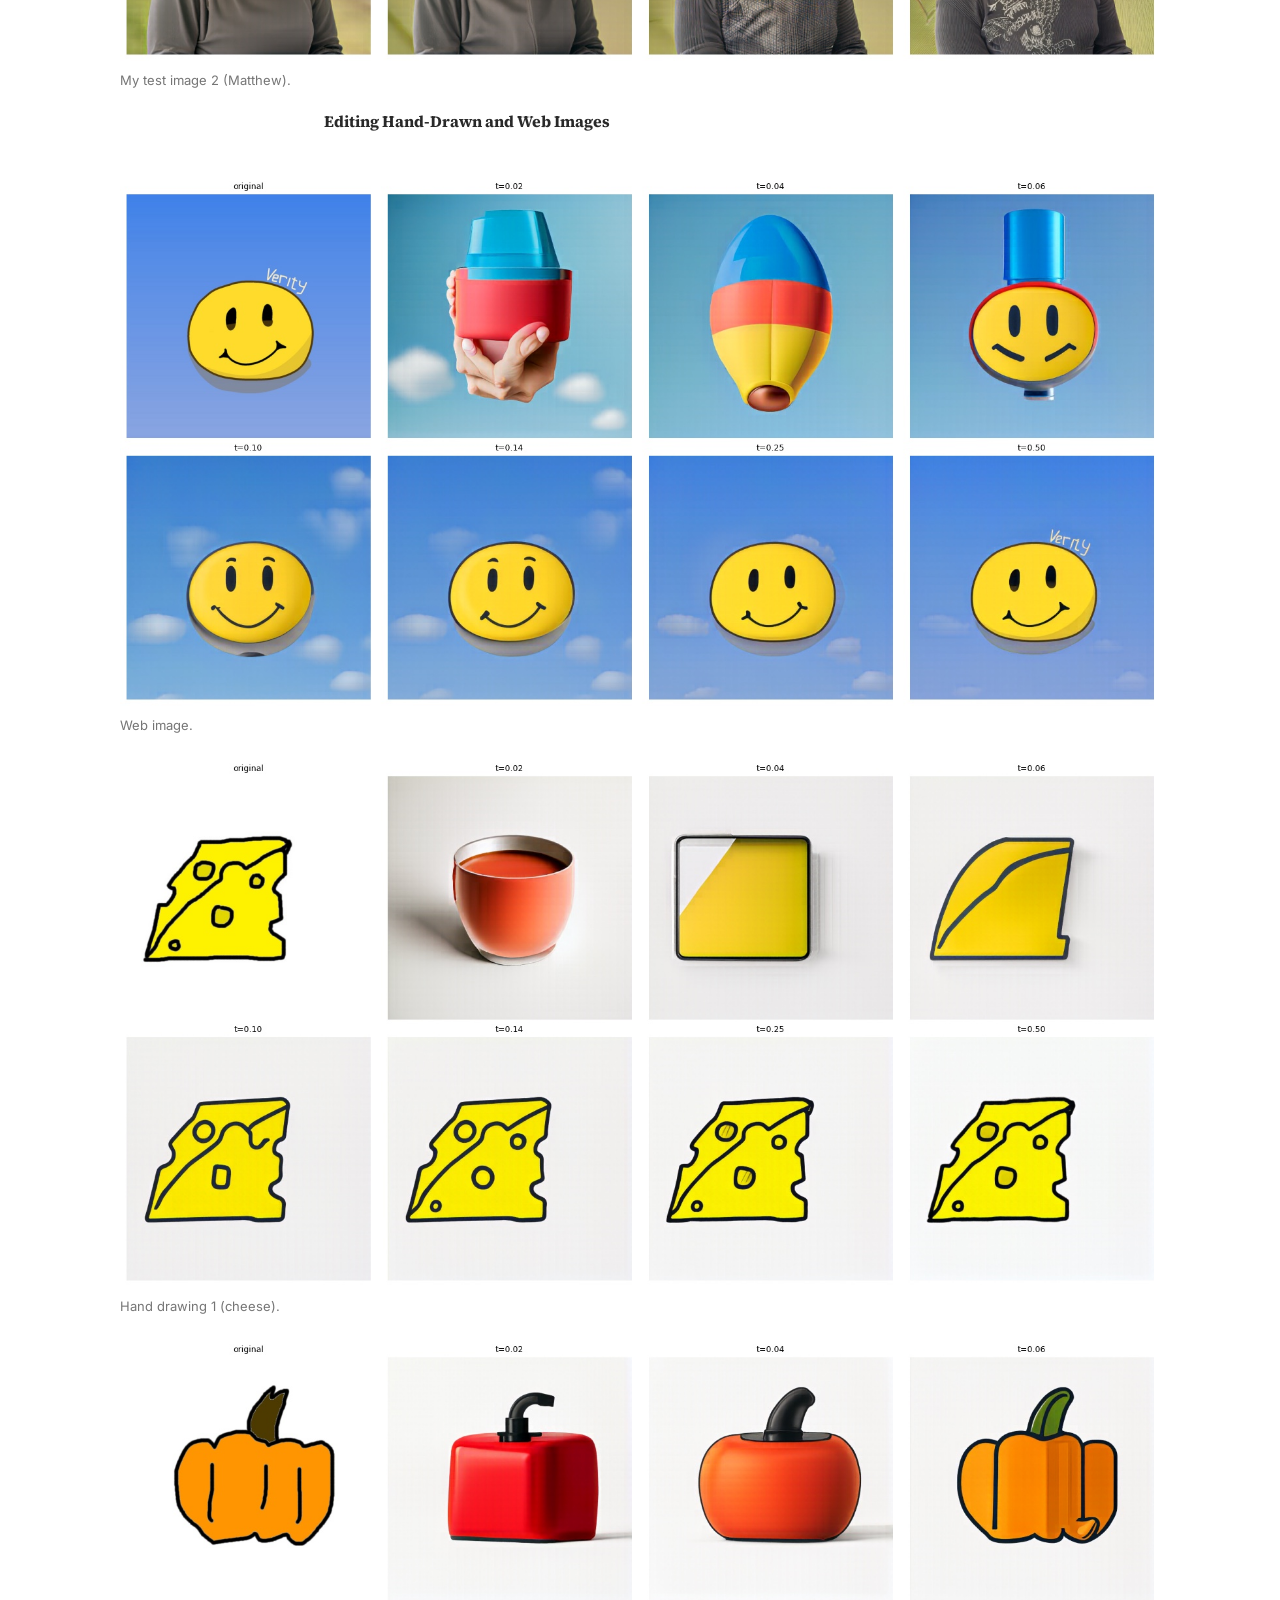
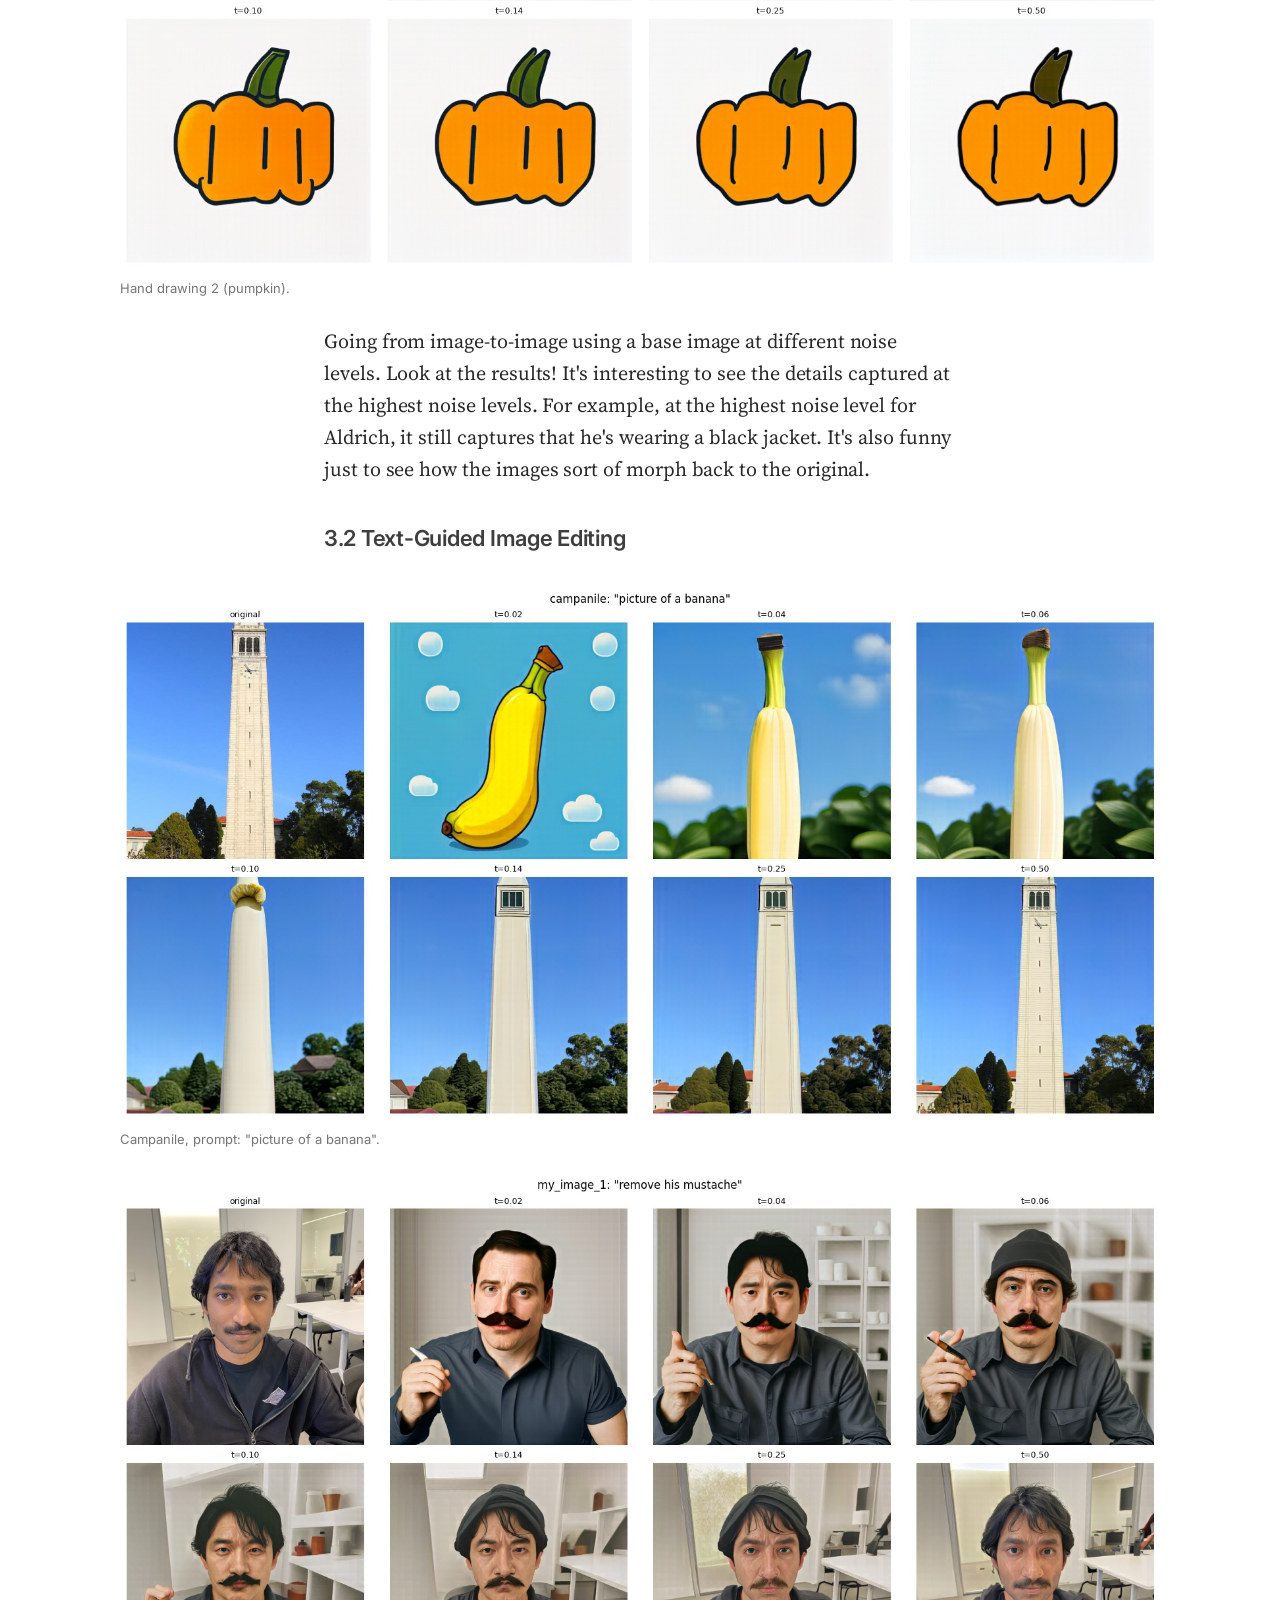
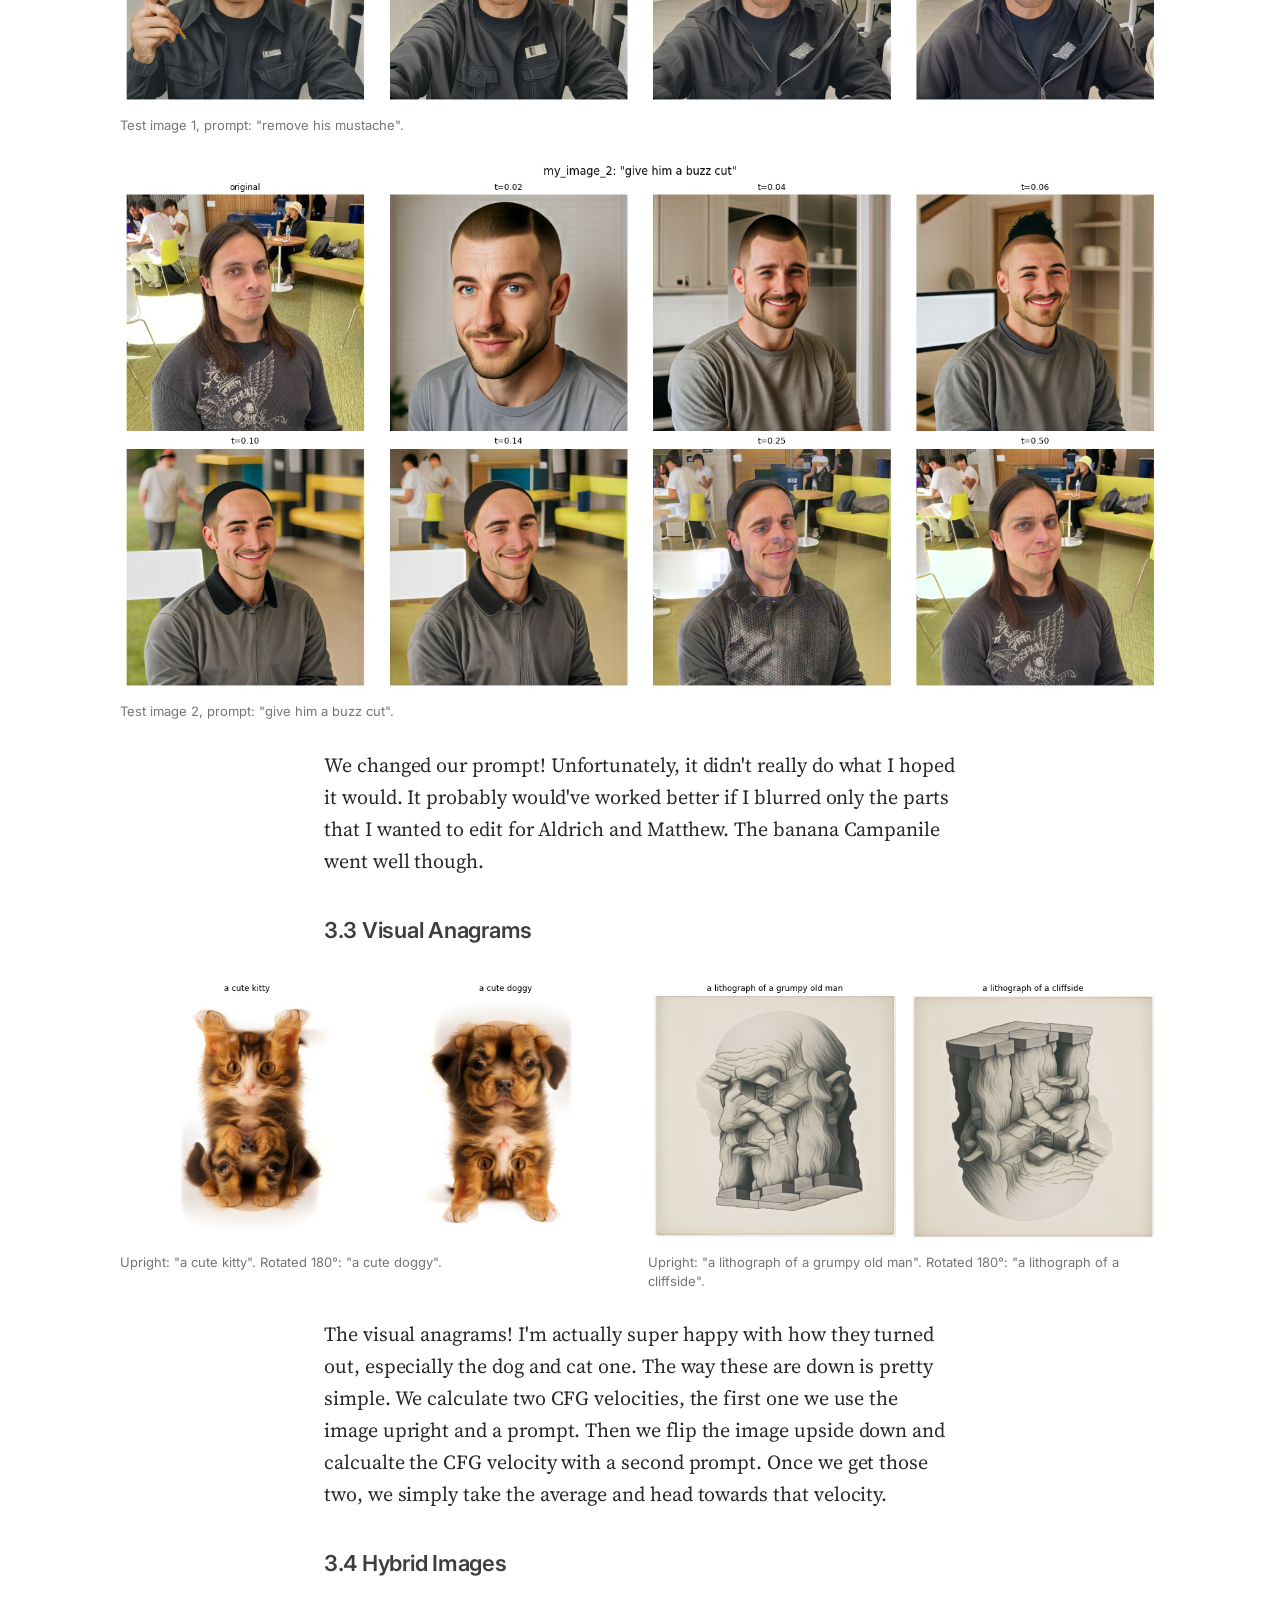
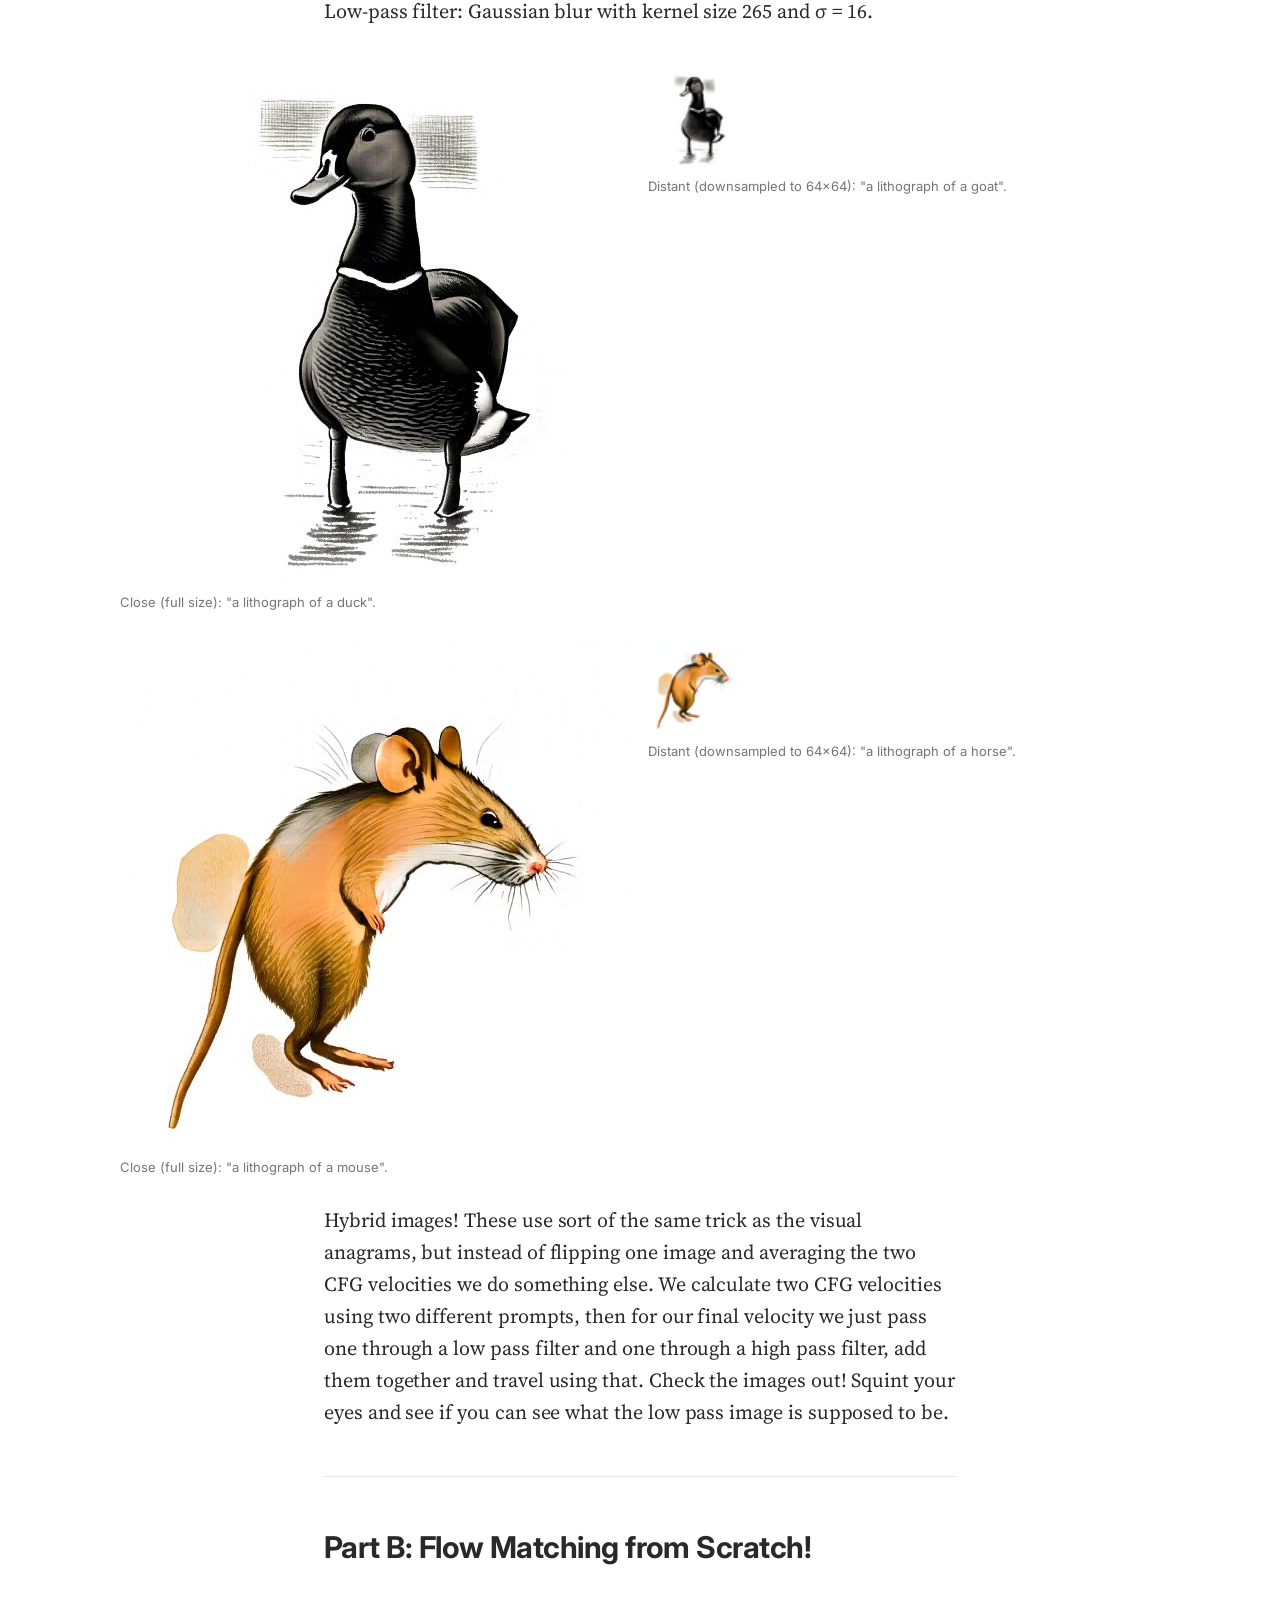
<file: Project_3/index.html>
<!DOCTYPE html>
<html lang="en">
<head>
<meta charset="utf-8">
<meta name="viewport" content="width=device-width, initial-scale=1">
<title>Project 3 &middot; CS 180 Portfolio</title>
<link rel="preconnect" href="https://fonts.googleapis.com">
<link rel="preconnect" href="https://fonts.gstatic.com" crossorigin>
<link href="https://fonts.googleapis.com/css2?family=Inter:wght@400;600;700&family=Source+Serif+4:ital,wght@0,400;0,600;1,400&display=swap" rel="stylesheet">
<link rel="stylesheet" href="../style.css">
</head>
<body>

<!-- ===== NAV (same on every page; change the href depth per folder) ===== -->
<nav class="nav">
  <div class="nav-inner">
    <a class="nav-title" href="../index.html">CS 180 Portfolio</a>
    <a class="nav-link" href="../Project_1/index.html">Project 1</a>
    <a class="nav-link" href="../Project_2/index.html">Project 2</a>
    <a class="nav-link active" href="./index.html">Project 3</a>
    <a class="nav-link" href="../Project_4/index.html">Project 4</a>
  </div>
</nav>

<main class="post">

  <!-- ===== TITLE BLOCK ===== -->
  <h1 class="post-title">Project 3: Flow Matching</h1>
  <div class="byline">
    <p class="post-meta">Erson Payopay</p>
    <img class="avatar" src="../images/me.jpg" alt="Erson Payopay">
  </div>

  <!--
    HOW TO FILL THIS IN
    - Each <div class="todo"> is a blank write-up box for a deliverable that asks you to
      explain or compare something. Replace the whole <div class="todo">...</div> with your own <p>...</p>.
    - Each <div class="todo missing"> marks an image the project asks for that wasn't in your notebook.
      Replace it with a <figure> (or add a figure to the nearby image grid) once you have the image.
    - Click any image on the page to open it full size.
  -->

  <!-- ================================================================ -->
  <!-- ========================== PART A ============================== -->
  <!-- ================================================================ -->
  <h2>Part A: Exploring the Power of Flow Models</h2>

  <p>
    The goal of part A is to generate images! We look at different denoising techniques,
    and use those to generate images. We can go from images to images, guide image creation with
    prompts, and finally make some cool effects such as visual anagrams!
  </p>

  <!-- ================================================================ -->
  <h2>1. Visualizing Training and Sampling</h2>

  <h3>1.1 Constructing Noisy Training Inputs</h3>

  <figure>
    <a href="images/partA/1.1/noisy_inputs.jpg" target="_blank"><img src="images/partA/1.1/noisy_inputs.jpg" alt="Wombat image and its noisy versions at t = 0.25, 0.50, 0.75"></a>
    <figcaption>My image and the noisy training inputs at t = 0.25, 0.50, 0.75, all built from the same noise sample.</figcaption>
  </figure>

  <h3>1.2 Classical Denoising</h3>

  <div class="image-grid cols-3">
    <figure>
      <a href="images/partA/1.2/blur_t025.jpg" target="_blank"><img src="images/partA/1.2/blur_t025.jpg" alt="Noisy input and Gaussian blur at t = 0.25"></a>
      <figcaption>t = 0.25: noisy input vs. best Gaussian blur.</figcaption>
    </figure>
    <figure>
      <a href="images/partA/1.2/blur_t050.jpg" target="_blank"><img src="images/partA/1.2/blur_t050.jpg" alt="Noisy input and Gaussian blur at t = 0.50"></a>
      <figcaption>t = 0.50: noisy input vs. best Gaussian blur.</figcaption>
    </figure>
    <figure>
      <a href="images/partA/1.2/blur_t075.jpg" target="_blank"><img src="images/partA/1.2/blur_t075.jpg" alt="Noisy input and Gaussian blur at t = 0.75"></a>
      <figcaption>t = 0.75: noisy input vs. best Gaussian blur.</figcaption>
    </figure>
  </div>

  <h3>1.3 One-Step Denoising</h3>

  <div class="image-grid cols-1">
    <figure>
      <a href="images/partA/1.3/one_step_t025.jpg" target="_blank"><img src="images/partA/1.3/one_step_t025.jpg" alt="Original, noisy, and one-step estimate at t = 0.25"></a>
      <figcaption>t = 0.25: original, noisy input, one-step estimate.</figcaption>
    </figure>
    <figure>
      <a href="images/partA/1.3/one_step_t050.jpg" target="_blank"><img src="images/partA/1.3/one_step_t050.jpg" alt="Original, noisy, and one-step estimate at t = 0.50"></a>
      <figcaption>t = 0.50: original, noisy input, one-step estimate.</figcaption>
    </figure>
    <figure>
      <a href="images/partA/1.3/one_step_t075.jpg" target="_blank"><img src="images/partA/1.3/one_step_t075.jpg" alt="Original, noisy, and one-step estimate at t = 0.75"></a>
      <figcaption>t = 0.75: original, noisy input, one-step estimate.</figcaption>
    </figure>
  </div>

  <h3>1.4 Visualizing Velocity</h3>

  <figure>
    <a href="images/partA/1.4/original.jpg" target="_blank"><img src="images/partA/1.4/original.jpg" alt="Original image" style="max-width: 300px;"></a>
    <figcaption>Original image.</figcaption>
  </figure>

  <div class="image-grid cols-1">
    <figure>
      <a href="images/partA/1.4/velocity_t025.jpg" target="_blank"><img src="images/partA/1.4/velocity_t025.jpg" alt="Noisy image, predicted update, ground-truth update, and error at t = 0.25"></a>
      <figcaption>t = 0.25: noisy image, predicted update, ground-truth update, RGB RMS error.</figcaption>
    </figure>
    <figure>
      <a href="images/partA/1.4/velocity_t050.jpg" target="_blank"><img src="images/partA/1.4/velocity_t050.jpg" alt="Noisy image, predicted update, ground-truth update, and error at t = 0.50"></a>
      <figcaption>t = 0.50: noisy image, predicted update, ground-truth update, RGB RMS error.</figcaption>
    </figure>
    <figure>
      <a href="images/partA/1.4/velocity_t075.jpg" target="_blank"><img src="images/partA/1.4/velocity_t075.jpg" alt="Noisy image, predicted update, ground-truth update, and error at t = 0.75"></a>
      <figcaption>t = 0.75: noisy image, predicted update, ground-truth update, RGB RMS error.</figcaption>
    </figure>
  </div>

  <p>

    In this section, we want to see how our model denoises. Instead of just
    using denoising techniques, we want to see what our what our model got right
    and wrong when denoising and that's what this section shows. We're basically trying
    to predict the direction each pixel should go to denoise, and discrepencies between
    predicted and actual show up on the right side. 
    <br><br>
    Naturally, the image with the most noise had the most errors
    and the image with the least noise had the least. 
  </p>

  <h3>1.5 Iterative Denoising with Euler Sampling</h3>

  <div class="image-grid cols-1">
    <figure>
      <a href="images/partA/1.5/euler_trajectory.jpg" target="_blank"><img src="images/partA/1.5/euler_trajectory.jpg" alt="Euler denoising trajectory from t = 0.50 to t = 1.00"></a>
      <figcaption>Euler trajectory starting from the t = 0.50 noisy input (25 updates): initial state, every fifth update, and final image.</figcaption>
    </figure>
    <figure>
      <a href="images/partA/1.5/method_comparison.jpg" target="_blank"><img src="images/partA/1.5/method_comparison.jpg" alt="Original, Gaussian blur, one-step, and Euler results"></a>
      <figcaption>Original vs. Gaussian blur vs. one-step estimate vs. Euler denoising, all from the same t = 0.50 input.</figcaption>
    </figure>
  </div>

  <p>

    Looking at the three denoising techniques, we can see Euler integration is the best. The Gaussian blur denoising
    works pretty badly overall, and that makes sense since there's too much noise. When it 
    blurs there's still going to be some of that noisy input accounted for in the blur.
    <br><br>
    Looking at the one-step denoiser, it works pretty well but you lose a lot of 
    image detail, and it looks very wonky when starting from a very noisy input. This is because
    the one-step denoiser travels towards the average of the 'correct image' manifold. 
    When there's a lot of noise, this manifold is very large since there's a lot
    that can be interpreted with more noise, so the average is a lot bigger
    and you're capturing incorrect images in your average.
    <br><br>
    The Euler denoising works the best because you're basically taking small steps
    towards the correct image, and the longer you have it run for the closer you get to your
    actual image. 

  </p>

  <h3>1.6 Generating Images from Noise</h3>

  <figure>
    <a href="images/partA/1.6/samples.jpg" target="_blank"><img src="images/partA/1.6/samples.jpg" alt="Five samples generated from pure noise"></a>
    <figcaption>5 samples from pure noise (t_start = 0), prompt "a high quality photo", seeds 180&ndash;184.</figcaption>
  </figure>

  <p>

    We can see all the images generated some sort of person (or at least tried to), even though 
    all the seeds were different. This is probably because the prompt 'a high quality photo' 
    is seen a lot with photos of people in the model we're using. So it automatically
    assumes that phrase is associated with people. 

  </p>

  <hr>

  <!-- ================================================================ -->
  <h2>2. Conditional Generation and Guidance</h2>

  <h3>2.1 Classifier-Free Guidance (CFG)</h3>

  <figure>
    <a href="images/partA/2.1/cfg_samples.jpg" target="_blank"><img src="images/partA/2.1/cfg_samples.jpg" alt="Five CFG samples with w = 7"></a>
    <figcaption>5 CFG samples, w = 7, same initial noises as 1.6 (seeds 180&ndash;184).</figcaption>
  </figure>

  <p>

    Without guidance, the model is sort of doing the same thing as seen in the one-step denoiser
    where it's landing at the average of all possible correct images, giving us an ugly 
    and muddled one. 
    <br><br>
    CFG sort of makes the model commit to one image by multiplying
    the direction I'm heading towards by w (7) and travelling towards that. It also steers
    me closer to an actual image and not an average image (not averaged image but image in the middle of 
    all plausible image) through subtracting by the unconditioned velocty. 
    <br><br>
    This results in a much cleaner image but it costs us in diversity. All the images are nice,
    but they look the same and have the same structure. In 1.6 with the naive stepping,
    we got images where the people were put in different poses and different angles. 

  </p>

  <hr>

  <!-- ================================================================ -->
  <h2>3. Creative Applications</h2>

  <h3>3.1 Image-to-Image Editing</h3>
  <p>
    Starting times used throughout 3.1 and 3.2: 0.02, 0.04, 0.06, 0.10, 0.14, 0.25, 0.50
    (smaller starting time = more noise = bigger edit). Prompt: "a high quality photo".
  </p>

  <div class="image-grid cols-1">
    <figure>
      <a href="images/partA/3.1/edit_campanile.jpg" target="_blank"><img src="images/partA/3.1/edit_campanile.jpg" alt="Campanile edits at each starting time"></a>
      <figcaption>Campanile.</figcaption>
    </figure>
    <figure>
      <a href="images/partA/3.1/edit_aldrich.jpg" target="_blank"><img src="images/partA/3.1/edit_aldrich.jpg" alt="Edits of my first test image at each starting time"></a>
      <figcaption>My test image 1 (Aldrich).</figcaption>
    </figure>
    <figure>
      <a href="images/partA/3.1/edit_matthew.jpg" target="_blank"><img src="images/partA/3.1/edit_matthew.jpg" alt="Edits of my second test image at each starting time"></a>
      <figcaption>My test image 2 (Matthew).</figcaption>
    </figure>
  </div>

  <h4>Editing Hand-Drawn and Web Images</h4>

  <div class="image-grid cols-1">
    <figure>
      <a href="images/partA/3.1/edit_web_image.jpg" target="_blank"><img src="images/partA/3.1/edit_web_image.jpg" alt="Edits of a web image at each starting time"></a>
      <figcaption>Web image.</figcaption>
    </figure>
    <figure>
      <a href="images/partA/3.1/edit_drawing_cheese.jpg" target="_blank"><img src="images/partA/3.1/edit_drawing_cheese.jpg" alt="Edits of a cheese drawing at each starting time"></a>
      <figcaption>Hand drawing 1 (cheese).</figcaption>
    </figure>
    <figure>
      <a href="images/partA/3.1/edit_drawing_pumpkin.jpg" target="_blank"><img src="images/partA/3.1/edit_drawing_pumpkin.jpg" alt="Edits of a pumpkin drawing at each starting time"></a>
      <figcaption>Hand drawing 2 (pumpkin).</figcaption>
    </figure>
  </div>

  <p>

    Going from image-to-image using a base image at different noise levels. Look 
    at the results! It's interesting to see the details captured at the highest
    noise levels. For example, at the highest noise level for Aldrich,
    it still captures that he's wearing a black jacket. It's also funny
    just to see how the images sort of morph back to the original.    

  </p>

  <h3>3.2 Text-Guided Image Editing</h3>

  <div class="image-grid cols-1">
    <figure>
      <a href="images/partA/3.2/text_edit_campanile.jpg" target="_blank"><img src="images/partA/3.2/text_edit_campanile.jpg" alt="Campanile edited toward a banana"></a>
      <figcaption>Campanile, prompt: "picture of a banana".</figcaption>
    </figure>
    <figure>
      <a href="images/partA/3.2/text_edit_aldrich.jpg" target="_blank"><img src="images/partA/3.2/text_edit_aldrich.jpg" alt="Test image 1 edited with a text prompt"></a>
      <figcaption>Test image 1, prompt: "remove his mustache".</figcaption>
    </figure>
    <figure>
      <a href="images/partA/3.2/text_edit_matthew.jpg" target="_blank"><img src="images/partA/3.2/text_edit_matthew.jpg" alt="Test image 2 edited with a text prompt"></a>
      <figcaption>Test image 2, prompt: "give him a buzz cut".</figcaption>
    </figure>
  </div>

  <p>

    We changed our prompt! Unfortunately, it didn't really do what I hoped it would.
    It probably would've worked better if I blurred only the parts that I wanted to edit
    for Aldrich and Matthew. The banana Campanile went well though. 

  </p>

  <h3>3.3 Visual Anagrams</h3>

  <div class="image-grid cols-2">
    <figure>
      <a href="images/partA/3.3/anagram_kitty_doggy.jpg" target="_blank"><img src="images/partA/3.3/anagram_kitty_doggy.jpg" alt="Visual anagram: kitty upright, doggy when rotated"></a>
      <figcaption>Upright: "a cute kitty". Rotated 180&deg;: "a cute doggy".</figcaption>
    </figure>
    <figure>
      <a href="images/partA/3.3/anagram_oldman_cliffside.jpg" target="_blank"><img src="images/partA/3.3/anagram_oldman_cliffside.jpg" alt="Visual anagram: old man upright, cliffside when rotated"></a>
      <figcaption>Upright: "a lithograph of a grumpy old man". Rotated 180&deg;: "a lithograph of a cliffside".</figcaption>
    </figure>
  </div>

  <p>
    
    The visual anagrams! I'm actually super happy with how they turned out, especially
    the dog and cat one. The way these are down is pretty simple. We calculate two CFG velocities,
    the first one we use the image upright and a prompt. Then we flip the image upside down and calcualte the CFG velocity
    with a second prompt. Once we get those two, we simply take the average and head towards
    that velocity. 

  </p>

  <h3>3.4 Hybrid Images</h3>
  <p>Low-pass filter: Gaussian blur with kernel size 265 and &sigma; = 16.</p>

  <div class="image-grid cols-2">
    <figure>
      <a href="images/partA/3.4/hybrid_duck_goat_close.jpg" target="_blank"><img src="images/partA/3.4/hybrid_duck_goat_close.jpg" alt="Hybrid image at full size: duck"></a>
      <figcaption>Close (full size): "a lithograph of a duck".</figcaption>
    </figure>
    <figure class="small">
      <a href="images/partA/3.4/hybrid_duck_goat_distant.png" target="_blank"><img src="images/partA/3.4/hybrid_duck_goat_distant.png" alt="Same hybrid image downsampled: goat"></a>
      <figcaption>Distant (downsampled to 64&times;64): "a lithograph of a goat".</figcaption>
    </figure>
    <figure>
      <a href="images/partA/3.4/hybrid_mouse_horse_close.jpg" target="_blank"><img src="images/partA/3.4/hybrid_mouse_horse_close.jpg" alt="Hybrid image at full size: mouse"></a>
      <figcaption>Close (full size): "a lithograph of a mouse".</figcaption>
    </figure>
    <figure class="small">
      <a href="images/partA/3.4/hybrid_mouse_horse_distant.png" target="_blank"><img src="images/partA/3.4/hybrid_mouse_horse_distant.png" alt="Same hybrid image downsampled: horse"></a>
      <figcaption>Distant (downsampled to 64&times;64): "a lithograph of a horse".</figcaption>
    </figure>
  </div>

  <p>

    Hybrid images! These use sort of the same trick as the visual anagrams, 
    but instead of flipping one image and averaging the two CFG velocities we do something
    else. We calculate two CFG velocities using two different prompts, then for our final velocity
    we just pass one through a low pass filter and one through a high pass filter, add them together
    and travel using that. Check the images out! Squint your eyes and see if you can see what the low
    pass image is supposed to be. 

  </p>

  <hr>

  <!-- ================================================================ -->
  <!-- ========================== PART B ============================== -->
  <!-- ================================================================ -->
  <h2>Part B: Flow Matching from Scratch!</h2>

  <!-- ================================================================ -->
  <h2>Part 1: Training a Single-Step Denoising UNet</h2>

  <h3>1.2 Using the UNet to Train a Denoiser</h3>

  <figure>
    <a href="images/partB/1.2/noising_process.png" target="_blank"><img src="images/partB/1.2/noising_process.png" alt="MNIST digits noised at increasing sigma"></a>
    <figcaption>Noising process z = x + &sigma;&epsilon; for &sigma; = 0.0, 0.2, 0.4, 0.5, 0.6, 0.8, 1.0 (left to right).</figcaption>
  </figure>

  <h3>1.2.1 Training</h3>
  <p>D = 128, batch size 256, Adam with learning rate 1e-4, &sigma; = 0.5, 5 epochs.</p>

  <figure>
    <a href="images/partB/1.2.1/denoiser_loss.png" target="_blank"><img src="images/partB/1.2.1/denoiser_loss.png" alt="Training loss for the sigma = 0.5 denoiser"></a>
    <figcaption>Training loss for the &sigma; = 0.5 denoiser.</figcaption>
  </figure>

  <div class="image-grid cols-2">
    <figure>
      <a href="images/partB/1.2.1/denoise_epoch1.png" target="_blank"><img src="images/partB/1.2.1/denoise_epoch1.png" alt="Clean, noisy, and denoised test digits after epoch 1"></a>
      <figcaption>Test set after epoch 1. Rows: clean, noisy (&sigma; = 0.5), denoised.</figcaption>
    </figure>
    <figure>
      <a href="images/partB/1.2.1/denoise_epoch5.png" target="_blank"><img src="images/partB/1.2.1/denoise_epoch5.png" alt="Clean, noisy, and denoised test digits after epoch 5"></a>
      <figcaption>Test set after epoch 5. Rows: clean, noisy (&sigma; = 0.5), denoised.</figcaption>
    </figure>
  </div>

  <p>

    It doesn't do too bad on sigma=0.5, even after just 1 epoch the
    denoised images are still decipherable. After 5 epochs it does a pretty good
    job of settling down on a digit. 

  </p>

  <h3>1.2.2 Out-of-Distribution Testing</h3>

  <figure>
    <a href="images/partB/1.2.2/ood_sigmas.png" target="_blank"><img src="images/partB/1.2.2/ood_sigmas.png" alt="Denoising one test digit at noise levels it was not trained on"></a>
    <figcaption>Same test digit at &sigma; = 0.0, 0.2, 0.4, 0.5, 0.6, 0.8, 1.0. Top: noisy input. Bottom: denoised.</figcaption>
  </figure>

  <p>

    It denoises pretty well but starts to fall apart when it gets too noisy,
    incorporating artifacts into the final image. 

  </p>

  <h3>1.2.3 Denoising Pure Noise</h3>

  <div class="image-grid cols-2">
    <figure>
      <a href="images/partB/1.2.3/pure_noise_epoch1.png" target="_blank"><img src="images/partB/1.2.3/pure_noise_epoch1.png" alt="Pure-noise denoiser outputs after epoch 1"></a>
      <figcaption>After epoch 1. Top: input noise. Bottom: output.</figcaption>
    </figure>
    <figure>
      <a href="images/partB/1.2.3/pure_noise_epoch5.png" target="_blank"><img src="images/partB/1.2.3/pure_noise_epoch5.png" alt="Pure-noise denoiser outputs after epoch 5"></a>
      <figcaption>After epoch 5. Top: input noise. Bottom: output.</figcaption>
    </figure>
  </div>

  <figure>
    <a href="images/partB/1.2.3/pure_noise_loss.png" target="_blank"><img src="images/partB/1.2.3/pure_noise_loss.png" alt="Training loss for the pure-noise denoiser"></a>
    <figcaption>Training loss for the pure-noise denoiser.</figcaption>
  </figure>

  <p>

    We can see that even after 5 epochs, the denoised images still end up looking like blobs.
    If you notice closely, the blobs sort of look like the average between all the digits,
    and you'd be correct. The reason for this is because of our loss function. Because our loss function
    is the Mean Squared Error, it's trying to find the image that has the least error across all possible
    images. This image turns out to be the the picture that's the average of all the digits, which is this blob. 
    <br><br>
    We can fix this by conditioning our model during the denoising process. 
  </p>

  <hr>

  <!-- ================================================================ -->
  <h2>Part 2: Training a Flow Matching Model</h2>

  <h3>2.2 Training the Time-Conditioned UNet</h3>
  <p>D = 64, batch size 64, Adam with initial learning rate 1e-2, exponential decay &gamma; = 0.1<sup>1/10</sup>, 10 epochs.</p>

  <figure>
    <a href="images/partB/2.2/time_fm_loss.png" target="_blank"><img src="images/partB/2.2/time_fm_loss.png" alt="Training loss for the time-conditioned UNet"></a>
    <figcaption>Training loss for the time-conditioned UNet.</figcaption>
  </figure>

  <h3>2.3 Sampling from the Time-Conditioned UNet</h3>
  <p>40 samples per checkpoint, 50 Euler steps, same seed for every grid.</p>

  <div class="image-grid cols-3">
    <figure>
      <a href="images/partB/2.3/time_fm_epoch1.png" target="_blank"><img src="images/partB/2.3/time_fm_epoch1.png" alt="Time-conditioned samples after epoch 1"></a>
      <figcaption>Epoch 1.</figcaption>
    </figure>
    <figure>
      <a href="images/partB/2.3/time_fm_epoch5.png" target="_blank"><img src="images/partB/2.3/time_fm_epoch5.png" alt="Time-conditioned samples after epoch 5"></a>
      <figcaption>Epoch 5.</figcaption>
    </figure>
    <figure>
      <a href="images/partB/2.3/time_fm_epoch10.png" target="_blank"><img src="images/partB/2.3/time_fm_epoch10.png" alt="Time-conditioned samples after epoch 10"></a>
      <figcaption>Epoch 10.</figcaption>
    </figure>
  </div>

  <p>

    We can see that simply conditioning on time is not enough. Running in to the same
    problem that we've continued to run into, the model is simply heading toward the average
    of all possible images, making another nonsensical blob. It doesn't know whether to make a
    1, or 2, or 5 etc. So it tries to make all of them and ends up failing. Simply conditioning
    on time is not enough.  

  </p>

  <h3>2.5 Training the Class-Conditioned UNet</h3>
  <p>
    D = 64, batch size 64, class dropout p<sub>uncond</sub> = 0.1, 10 epochs. With scheduler: Adam starting at 1e-2,
    exponential decay &gamma; = 0.1<sup>1/10</sup>.
  </p>

  <div class="image-grid cols-2">
    <figure>
      <a href="images/partB/2.5/loss_sched.png" target="_blank"><img src="images/partB/2.5/loss_sched.png" alt="Class-conditioned training loss with scheduler"></a>
      <figcaption>Training loss with the exponential scheduler.</figcaption>
    </figure>
    <figure>
      <a href="images/partB/2.6_lr1e-2/loss_no_sched_lr1e-2.png" target="_blank"><img src="images/partB/2.6_lr1e-2/loss_no_sched_lr1e-2.png" alt="Class-conditioned training loss without scheduler"></a>
      <figcaption>Training loss without a scheduler (constant lr = 1e-2).</figcaption>
    </figure>
  </div>

  <h3>2.6 Sampling from the Class-Conditioned UNet</h3>
  <p>4 instances of each digit, 300 Euler steps, guidance scale &gamma; = 5, same seed for every grid.</p>

  <h4>With the learning rate scheduler</h4>

  <div class="image-grid cols-3">
    <figure>
      <a href="images/partB/2.6/sched_epoch1.png" target="_blank"><img src="images/partB/2.6/sched_epoch1.png" alt="Class-conditioned samples with scheduler, epoch 1"></a>
      <figcaption>Epoch 1.</figcaption>
    </figure>
    <figure>
      <a href="images/partB/2.6/sched_epoch5.png" target="_blank"><img src="images/partB/2.6/sched_epoch5.png" alt="Class-conditioned samples with scheduler, epoch 5"></a>
      <figcaption>Epoch 5.</figcaption>
    </figure>
    <figure>
      <a href="images/partB/2.6/sched_epoch10.png" target="_blank"><img src="images/partB/2.6/sched_epoch10.png" alt="Class-conditioned samples with scheduler, epoch 10"></a>
      <figcaption>Epoch 10.</figcaption>
    </figure>
  </div>

  <h4>Without the learning rate scheduler (lr = 1e-2)</h4>

  <div class="image-grid cols-3">
    <figure>
      <a href="images/partB/2.6_lr1e-2/no_sched_lr1e-2_epoch1.png" target="_blank"><img src="images/partB/2.6_lr1e-2/no_sched_lr1e-2_epoch1.png" alt="Class-conditioned samples, constant lr 1e-2, epoch 1"></a>
      <figcaption>Epoch 1.</figcaption>
    </figure>
    <figure>
      <a href="images/partB/2.6_lr1e-2/no_sched_lr1e-2_epoch5.png" target="_blank"><img src="images/partB/2.6_lr1e-2/no_sched_lr1e-2_epoch5.png" alt="Class-conditioned samples, constant lr 1e-2, epoch 5"></a>
      <figcaption>Epoch 5.</figcaption>
    </figure>
    <figure>
      <a href="images/partB/2.6_lr1e-2/no_sched_lr1e-2_epoch10.png" target="_blank"><img src="images/partB/2.6_lr1e-2/no_sched_lr1e-2_epoch10.png" alt="Class-conditioned samples, constant lr 1e-2, epoch 10"></a>
      <figcaption>Epoch 10.</figcaption>
    </figure>
  </div>

  <p>
    First I removed the scheduler and kept the initial learning rate of 1e-2 for all 10 epochs,
    with everything else unchanged.
  </p>

  <p>

    If you notice, you can see that without the scheduler and keeping the same learning rate,
    some random artifacts start to appear in the final image as we have more epochs. This doesn't make a lot 
    of sense, by 10 epochs we should end in a clean image. This happens because our learning rate is
    too high. Every time we optimize, the weights move proportional to our learning rate, since 
    our learning rate is sort of high, our weights keep jumping around and never settle. This causes
    these artifacts to spawn in.
    <br><br>
    If you think about it in terms of a loss landscape, it's like we're going around the minimum
    without actually settling on it, leading to these imperfections. 

  </p>

  <h4>Removing the scheduler, attempt 2: constant lr = 1e-3</h4>
  <p>
    To compensate for losing the scheduler, I lowered the constant learning rate to 1e-3, the value the scheduler
    decays to by the end of training.

    <figure>
      <a href="images/partB/2.5/loss_no_sched.png" target="_blank"><img src="images/partB/2.5/loss_no_sched.png" alt="Time-conditioned samples after epoch 1"></a>
      <figcaption>learning rate 1e-3</figcaption>
    </figure>

  <div class="image-grid cols-3">
    <figure>
      <a href="images/partB/2.6/no_sched_epoch1.png" target="_blank"><img src="images/partB/2.6/no_sched_epoch1.png" alt="Class-conditioned samples without scheduler, constant lr 1e-3, epoch 1"></a>
      <figcaption>Epoch 1.</figcaption>
    </figure>
    <figure>
      <a href="images/partB/2.6/no_sched_epoch5.png" target="_blank"><img src="images/partB/2.6/no_sched_epoch5.png" alt="Class-conditioned samples without scheduler, constant lr 1e-3, epoch 5"></a>
      <figcaption>Epoch 5.</figcaption>
    </figure>
    <figure>
      <a href="images/partB/2.6/no_sched_epoch10.png" target="_blank"><img src="images/partB/2.6/no_sched_epoch10.png" alt="Class-conditioned samples without scheduler, constant lr 1e-3, epoch 10"></a>
      <figcaption>Epoch 10.</figcaption>
    </figure>
  </div>

  <p>
    
    By lowering the training rate, our weights are actually able to settle on the minimum, making our end image 
    more accurate and devoid of artifacts.  
  
  </p>

  <hr>

  <h2>Takeaways</h2>

  <p>

    I think the biggest takeaway that I got from this project is that I actually learned
    how diffusion works and it helps me better understand the technologies that I use on a daily basis.
    I feel like the idea behind diffusion is very applicable to other fields and not just image generation,
    for example I know that it's used in Vision Action Models to obtain joint trajectories.
    <br><br>
    Even though this whole process and the examples that we've done are pretty simple, it's pretty  
    amazing to think about how much people have scaled it up by. It's also crazy to think about
    the amount of time spent training and processing these models, even just the few trainings and images
    I generated took a combined total of a couple hours. So I couldn't imagine how long it took
    the industry level models to be trained. 

  </p>

</main>

</body>
</html>
</file>
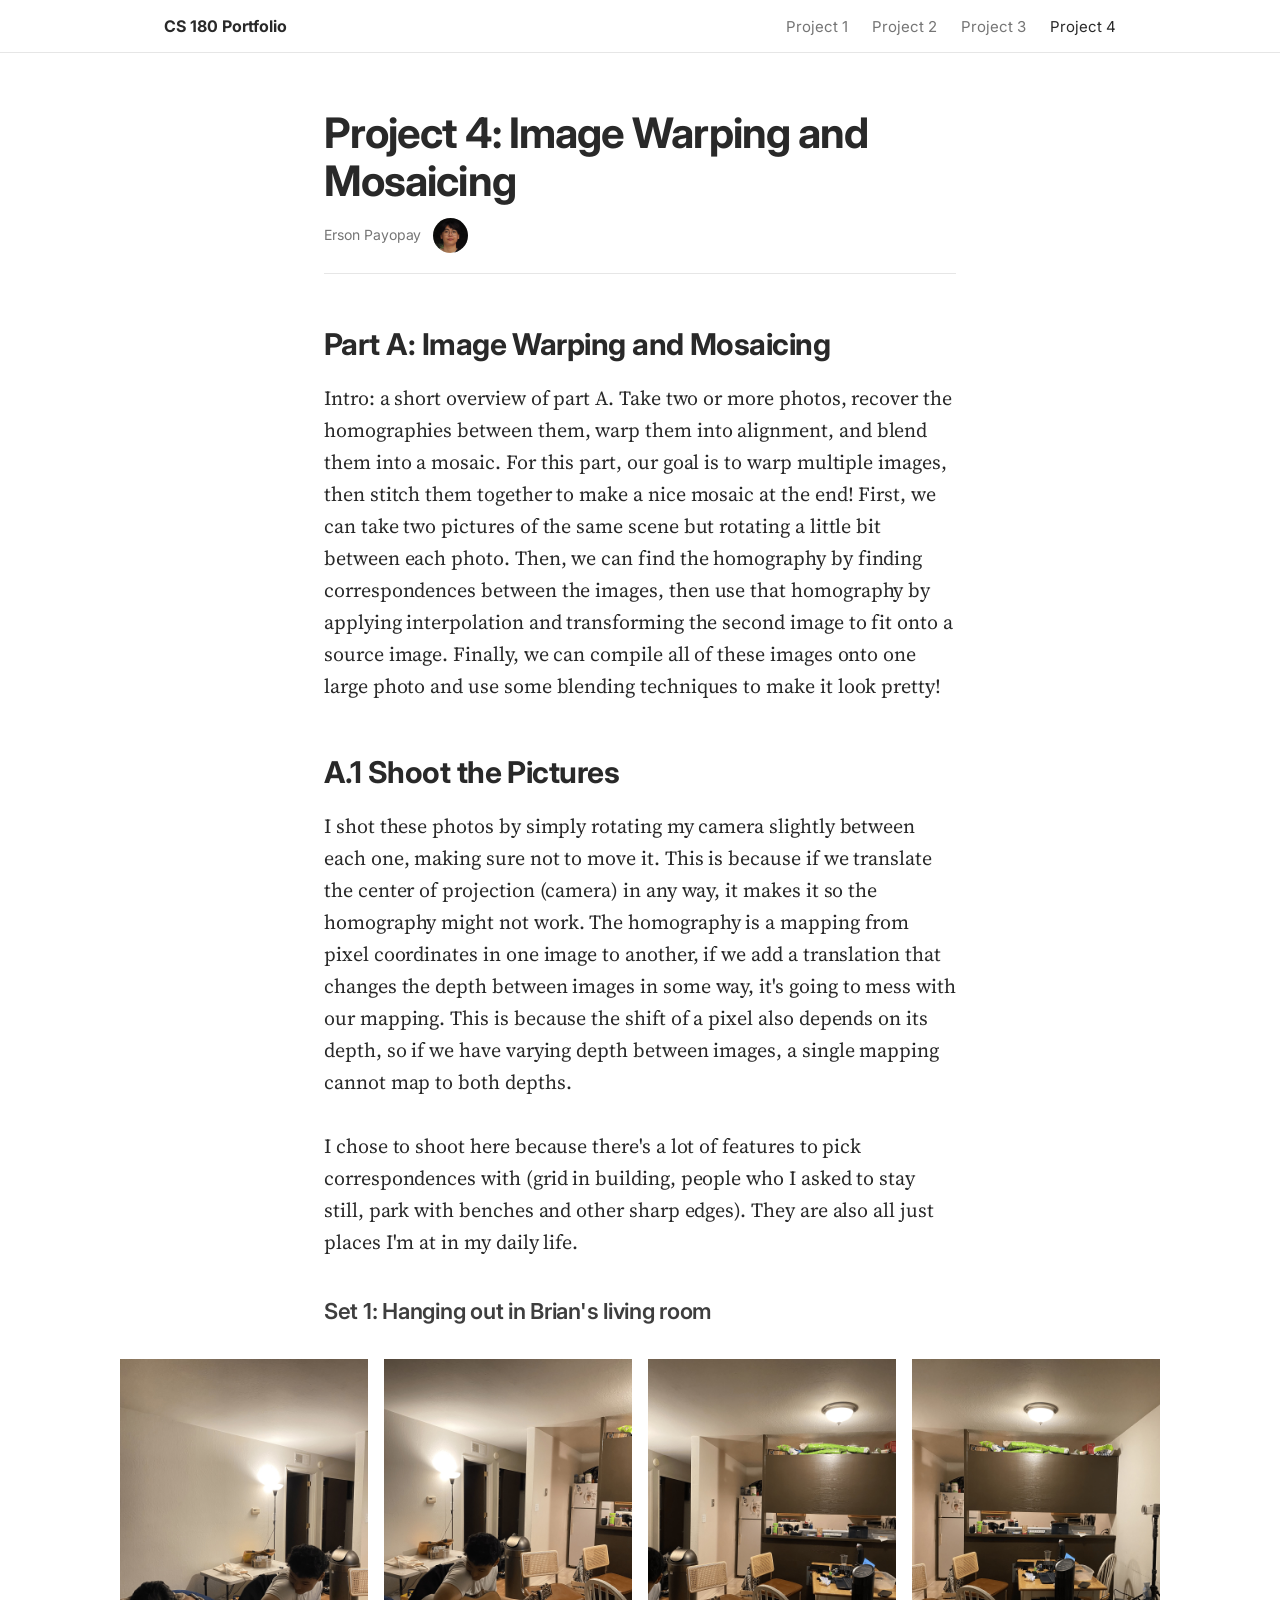
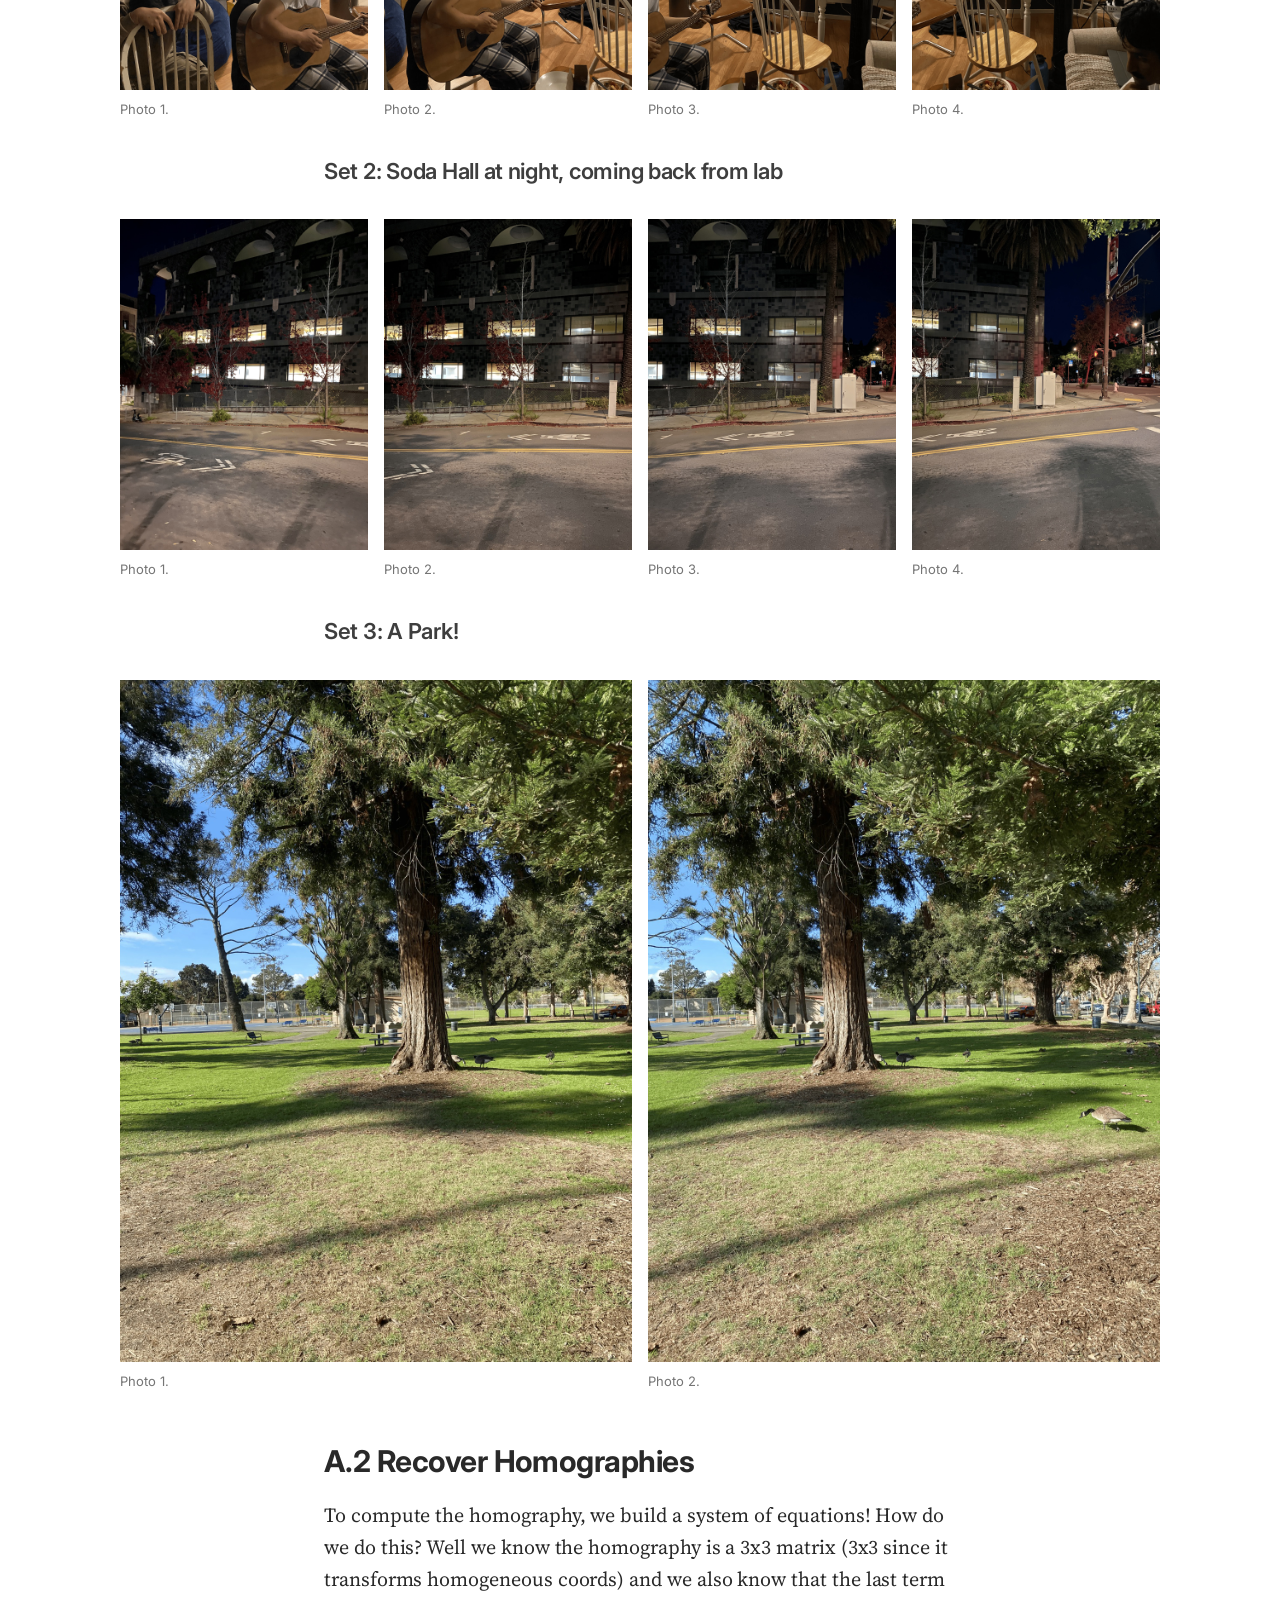
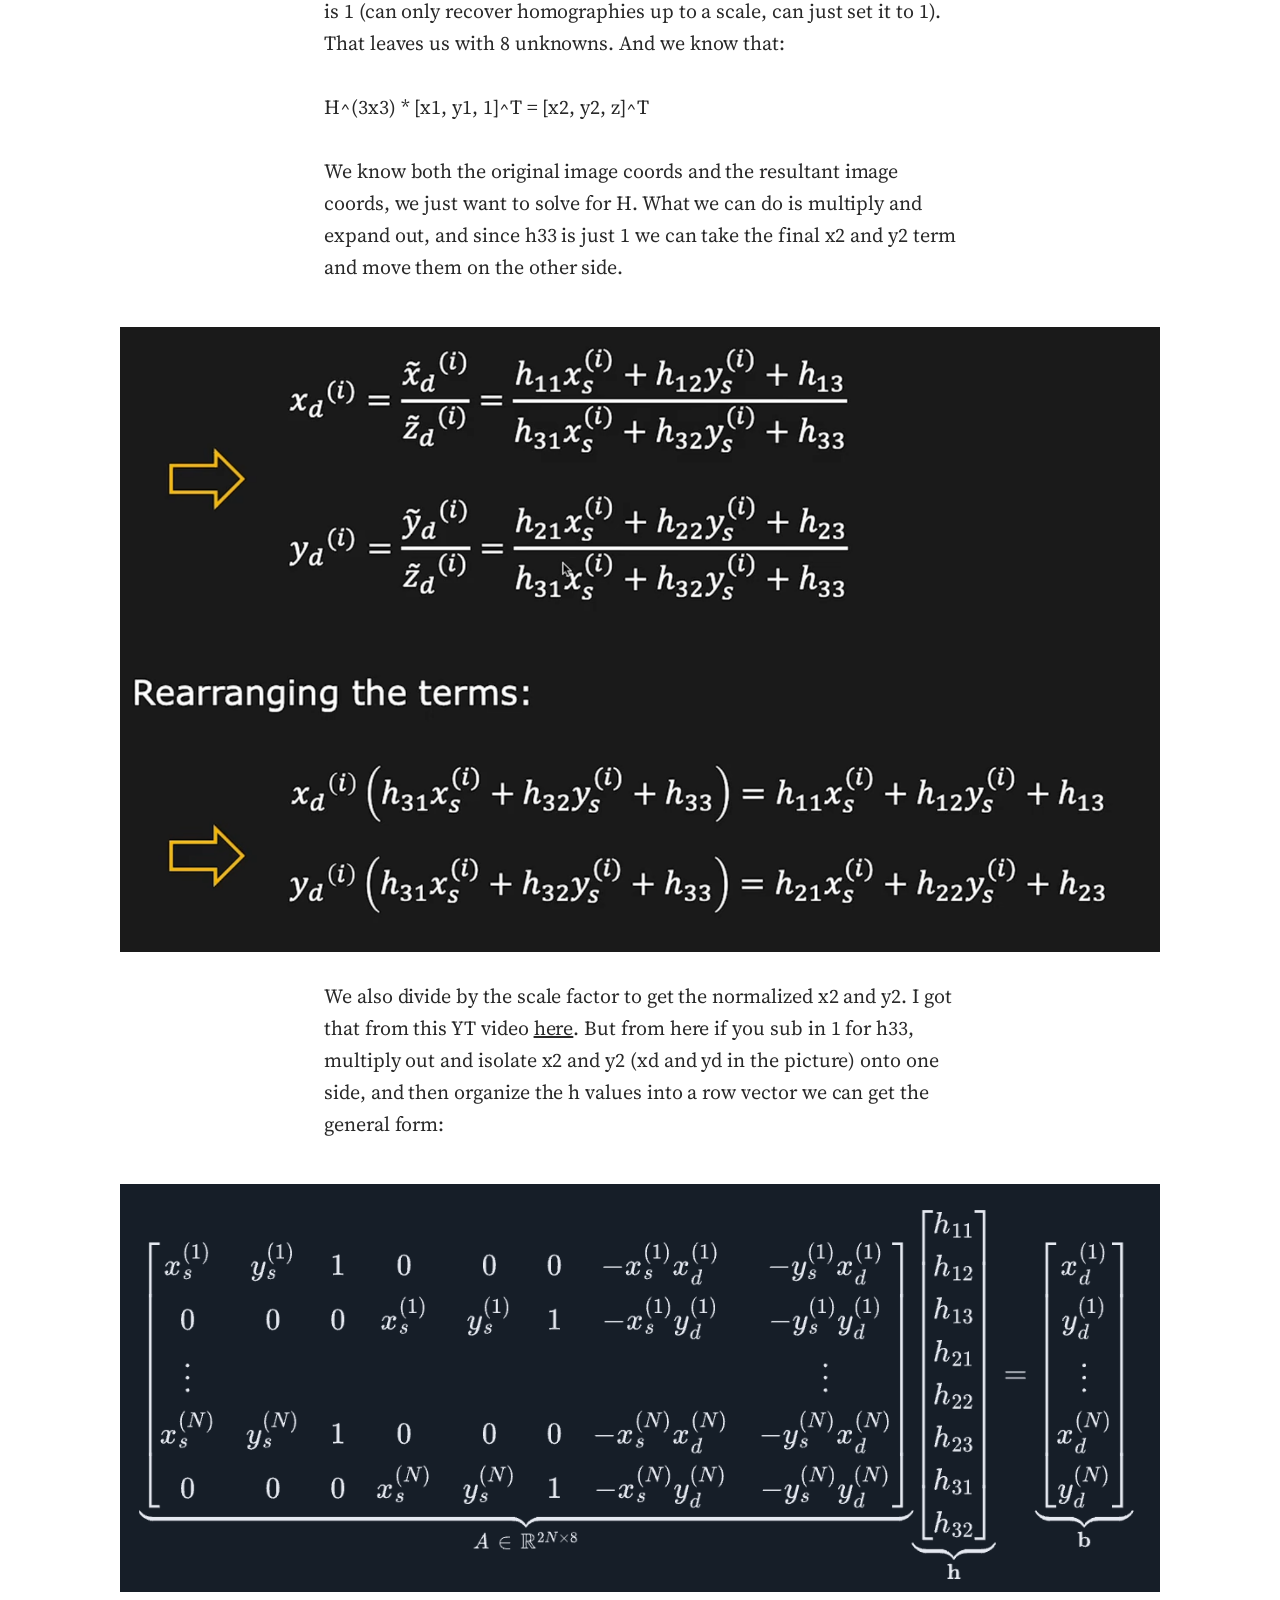
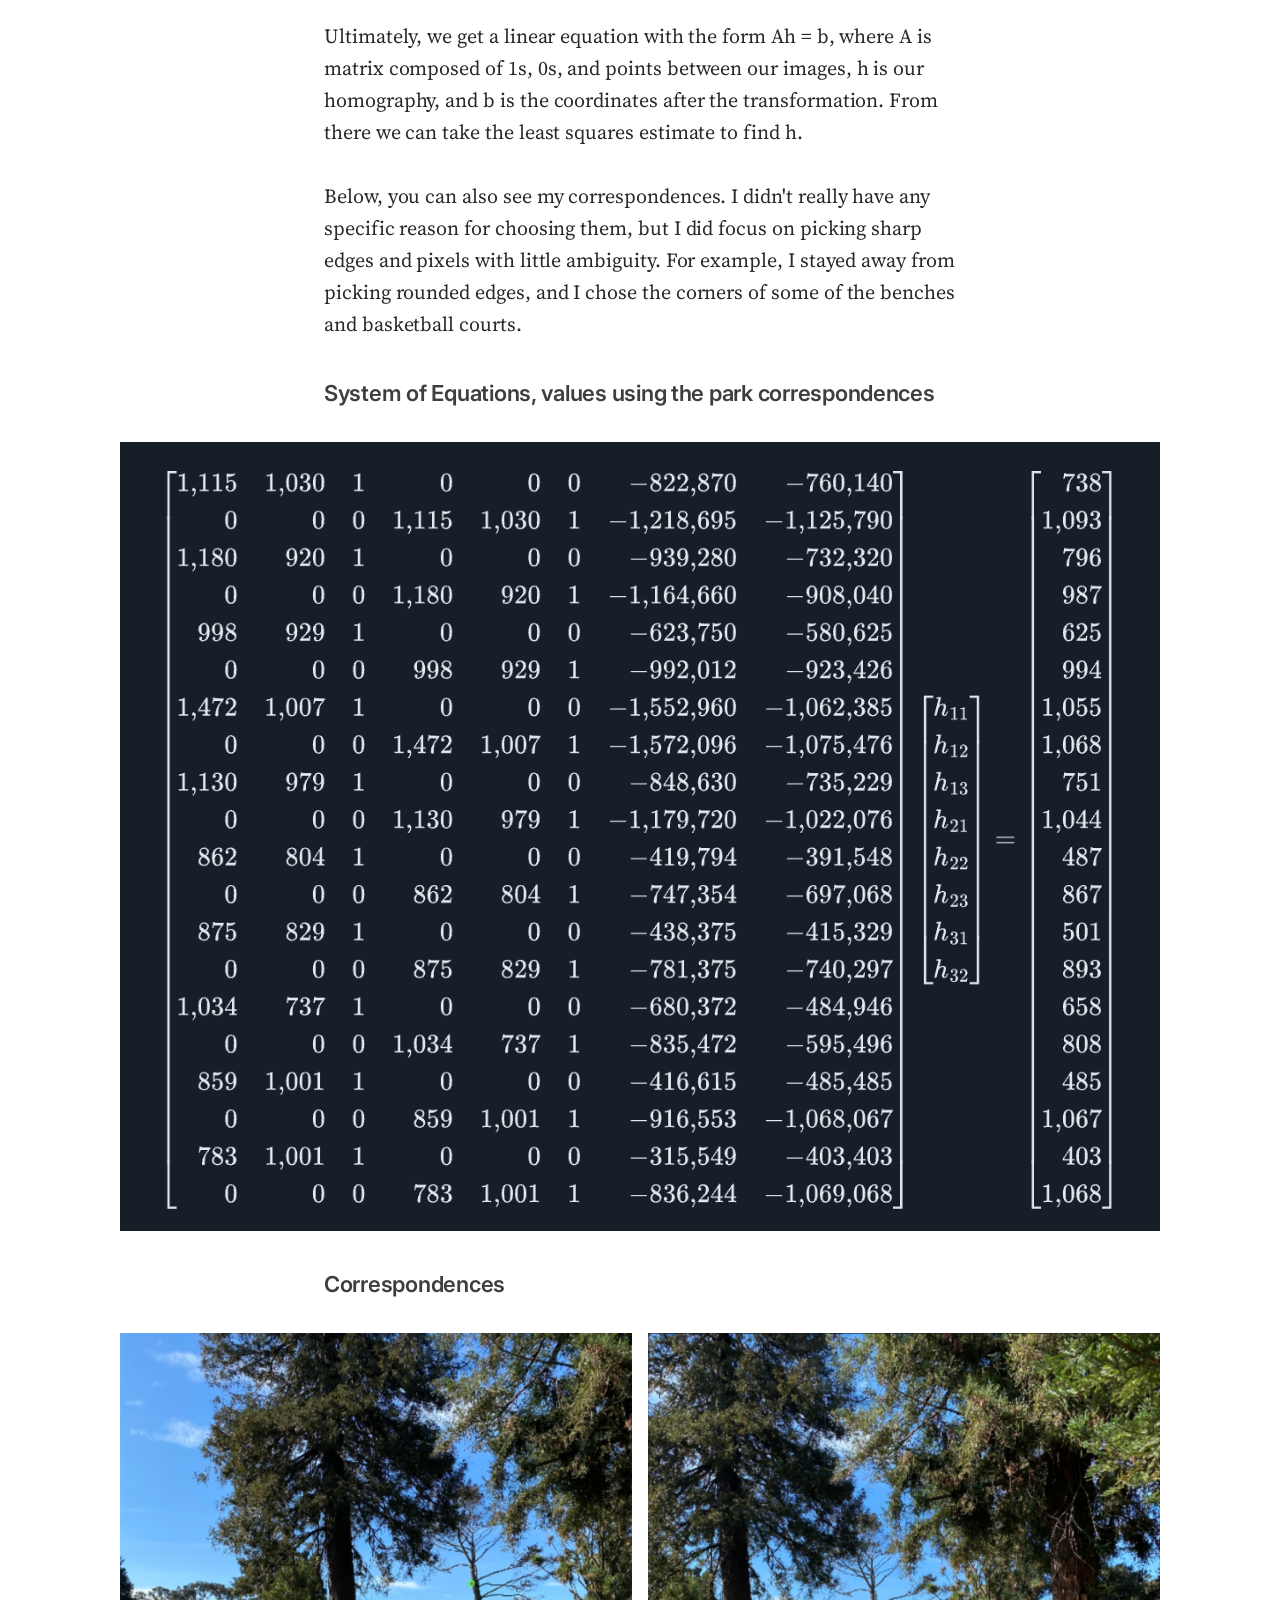
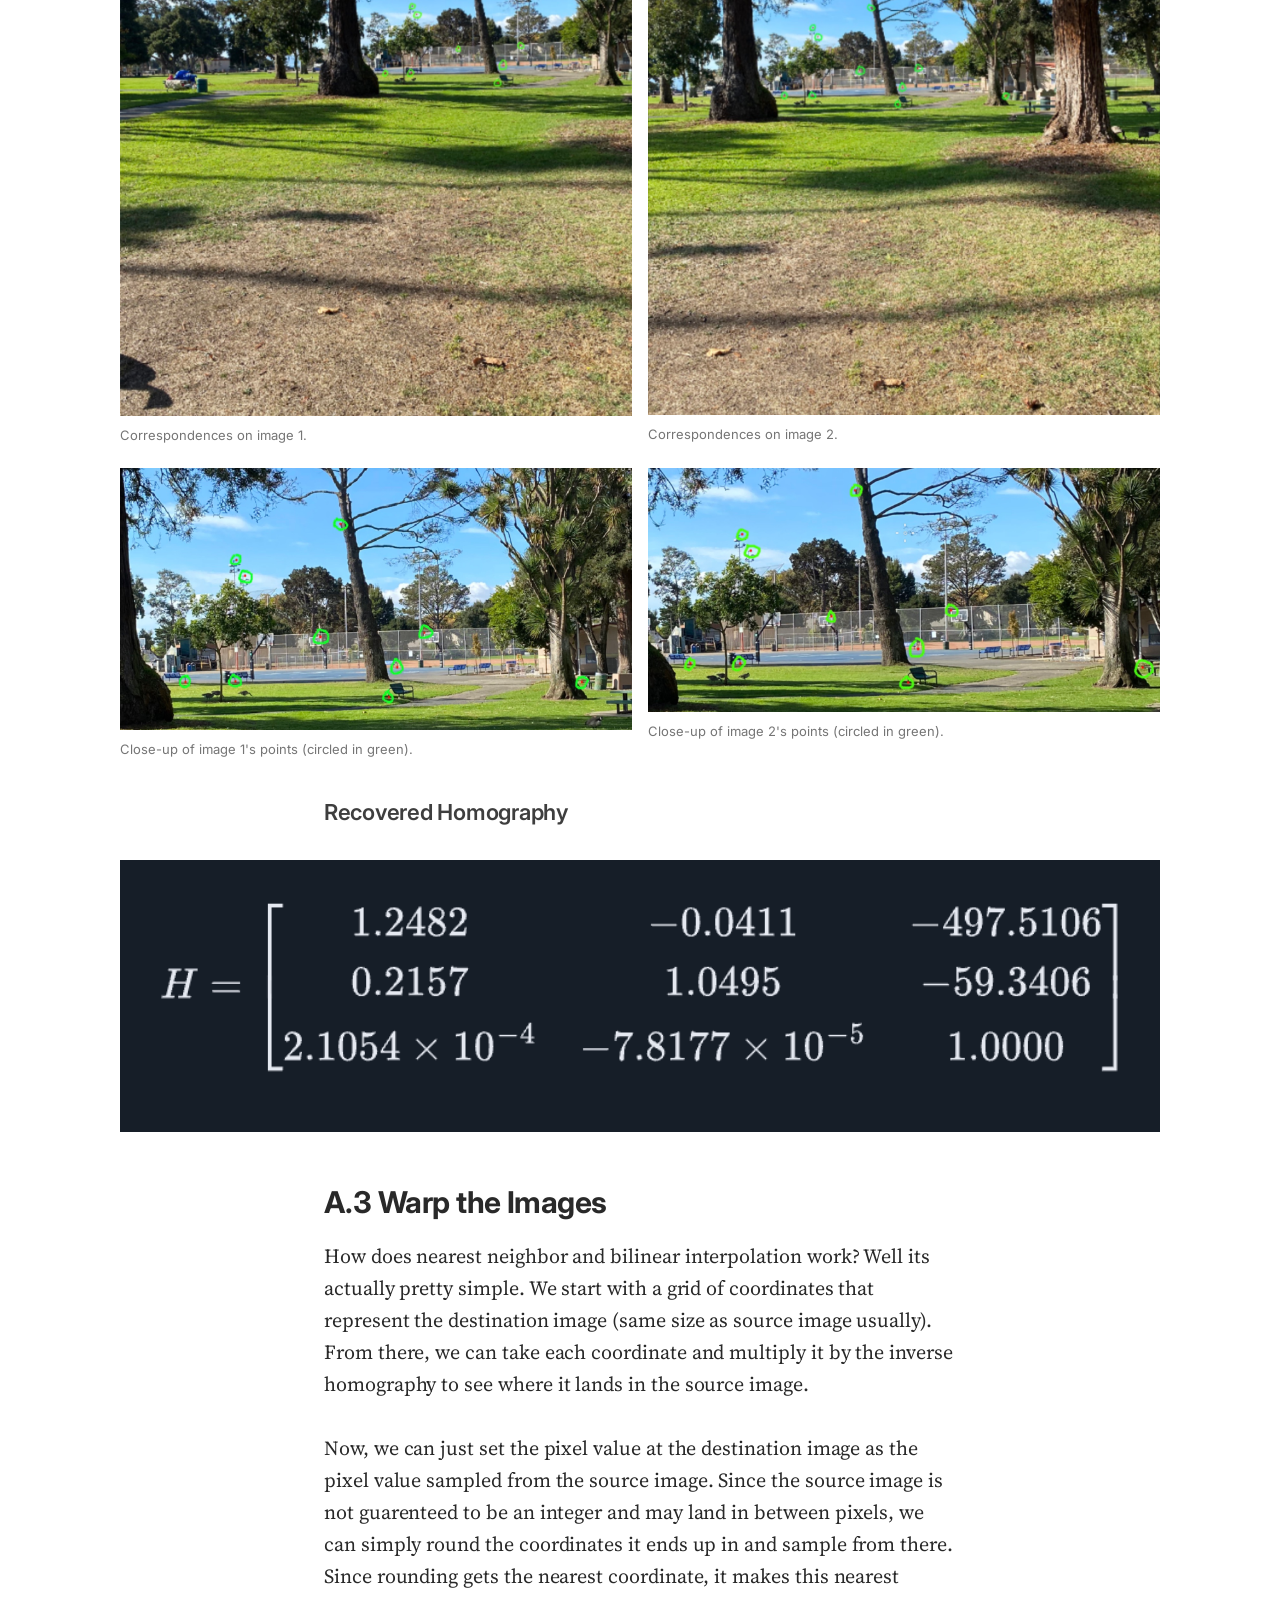
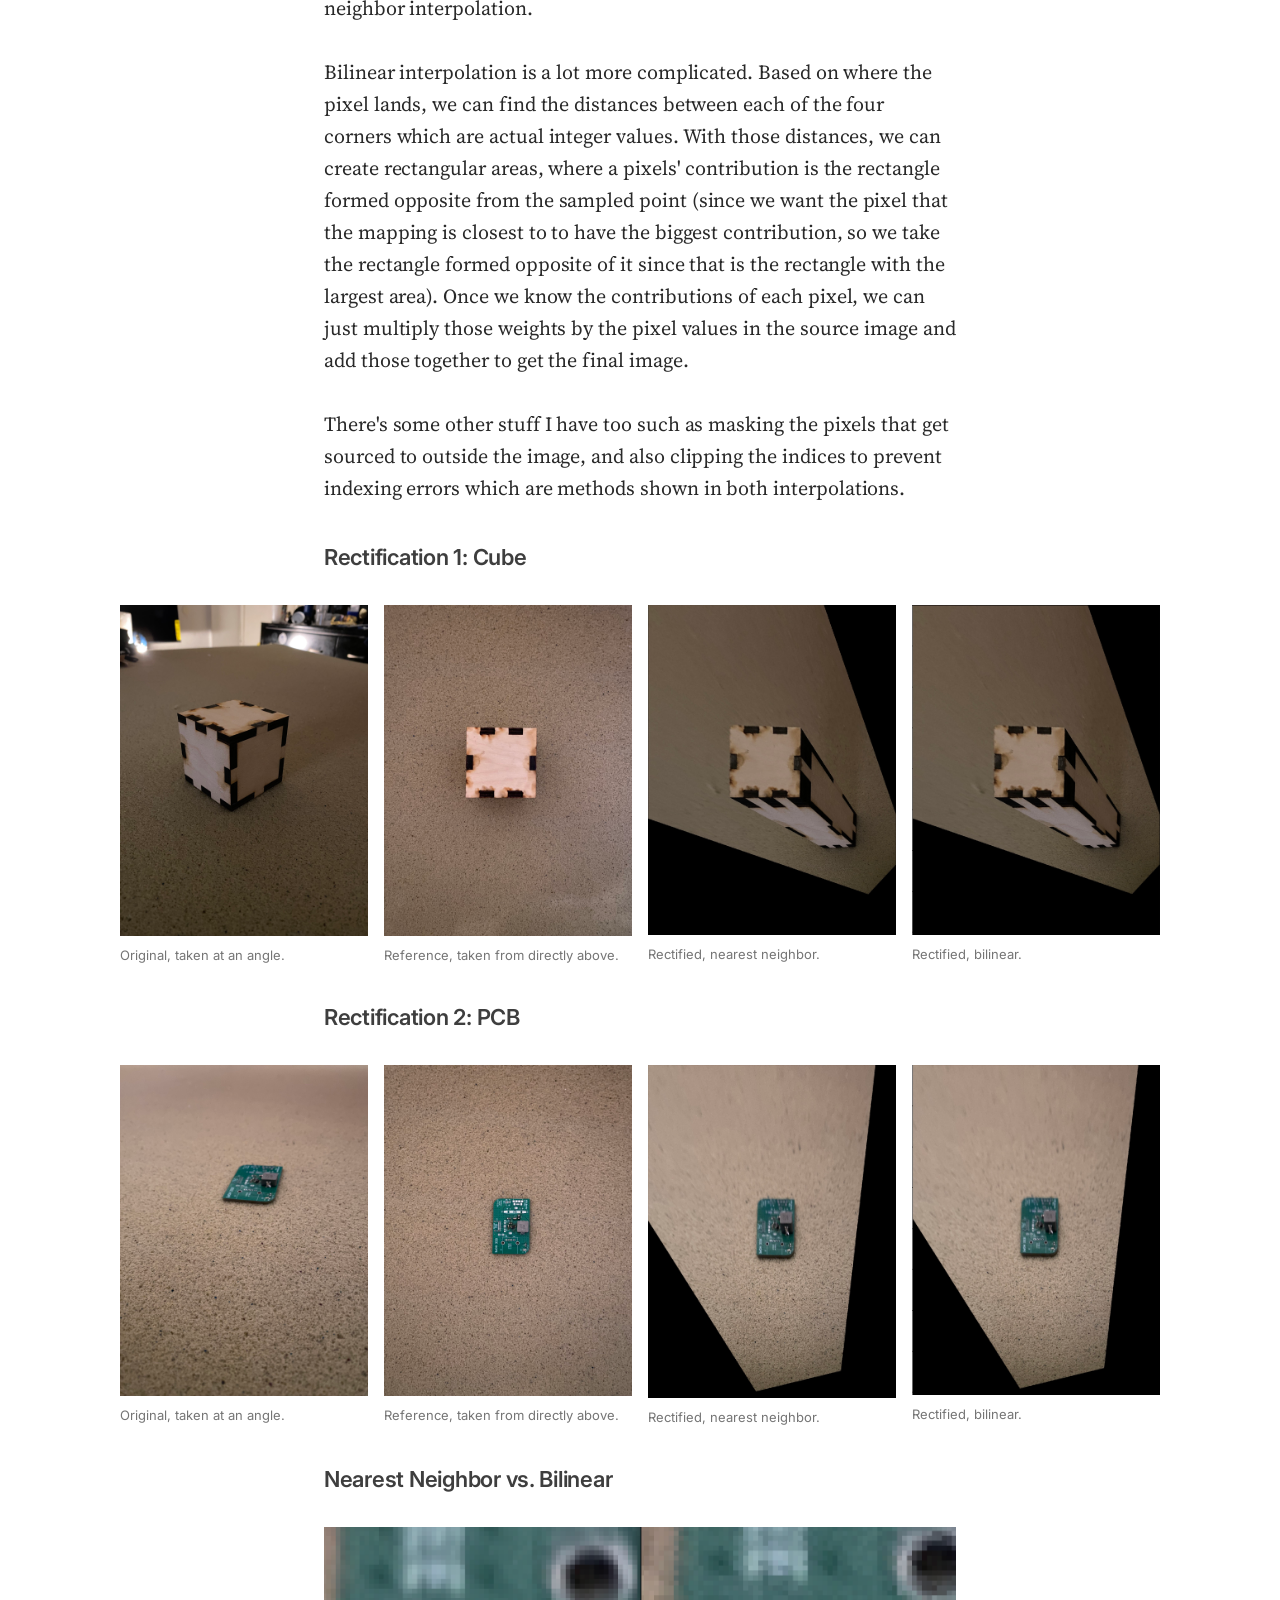
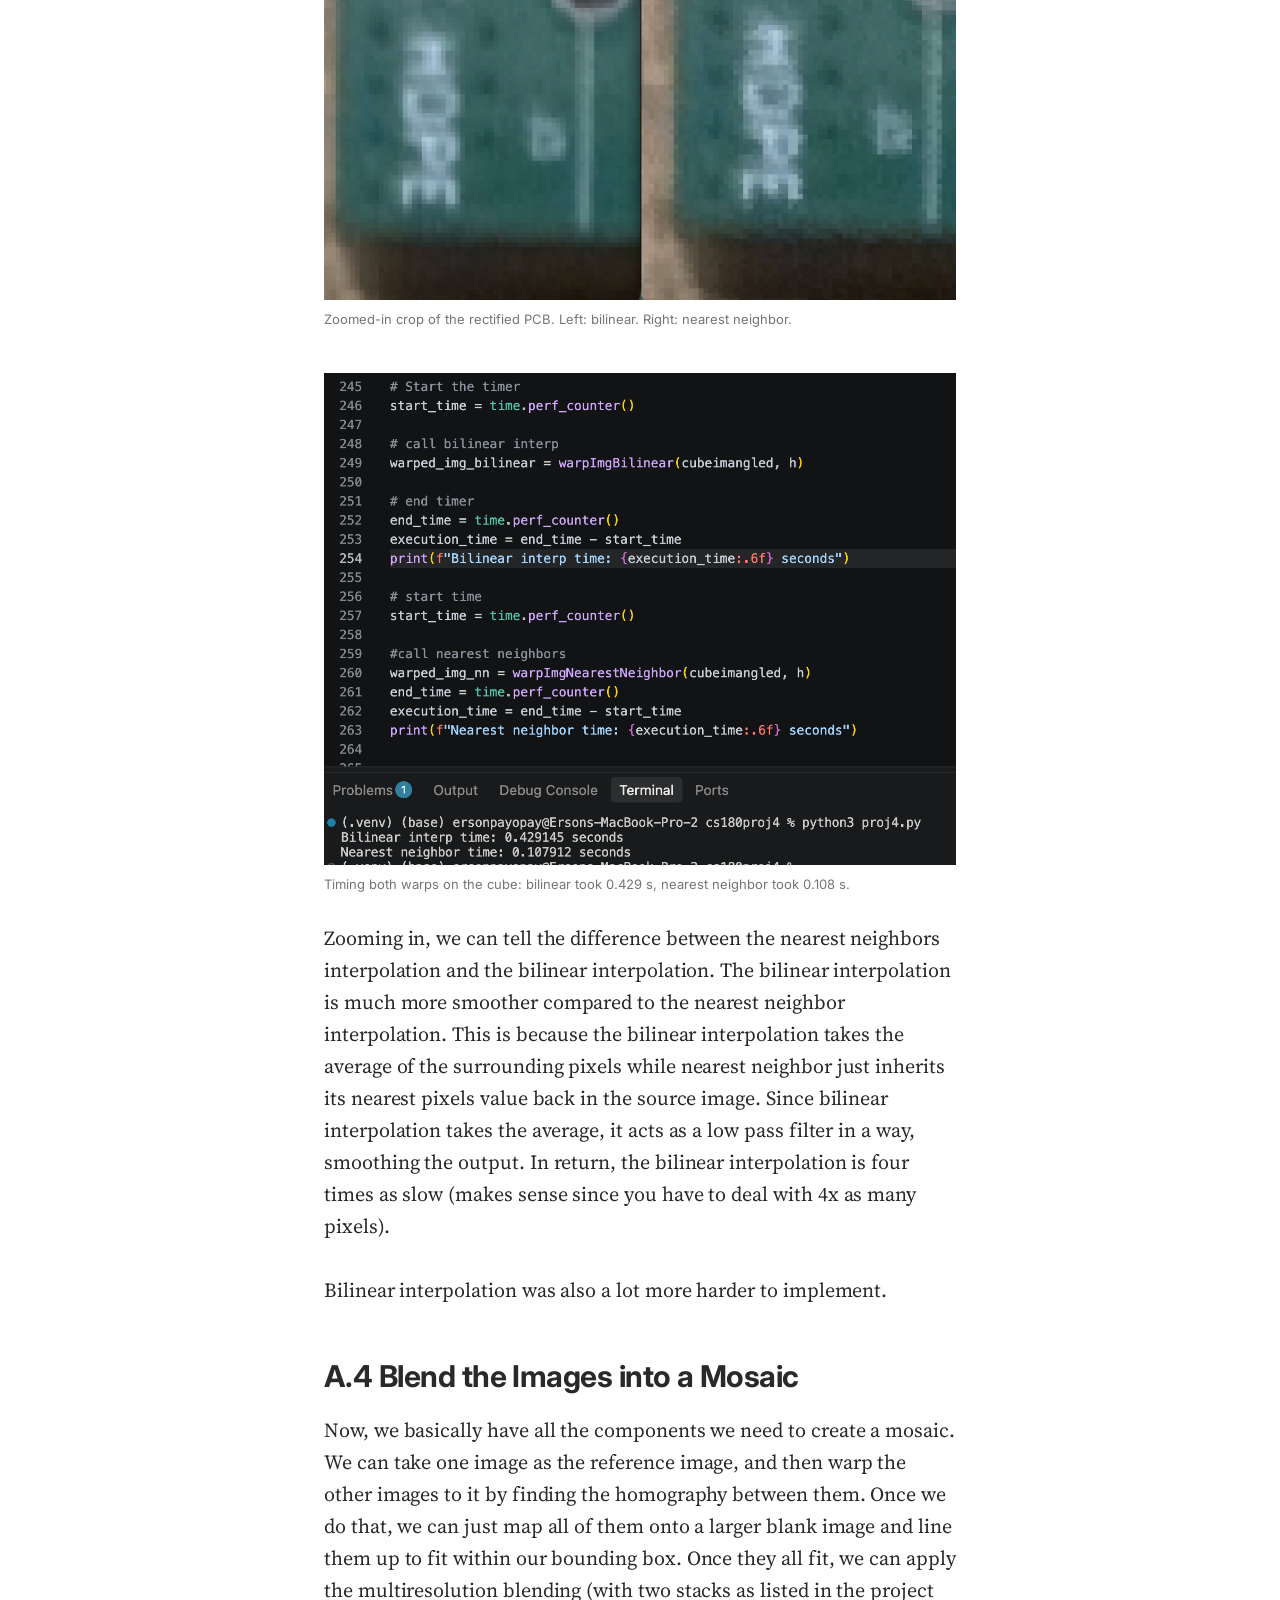
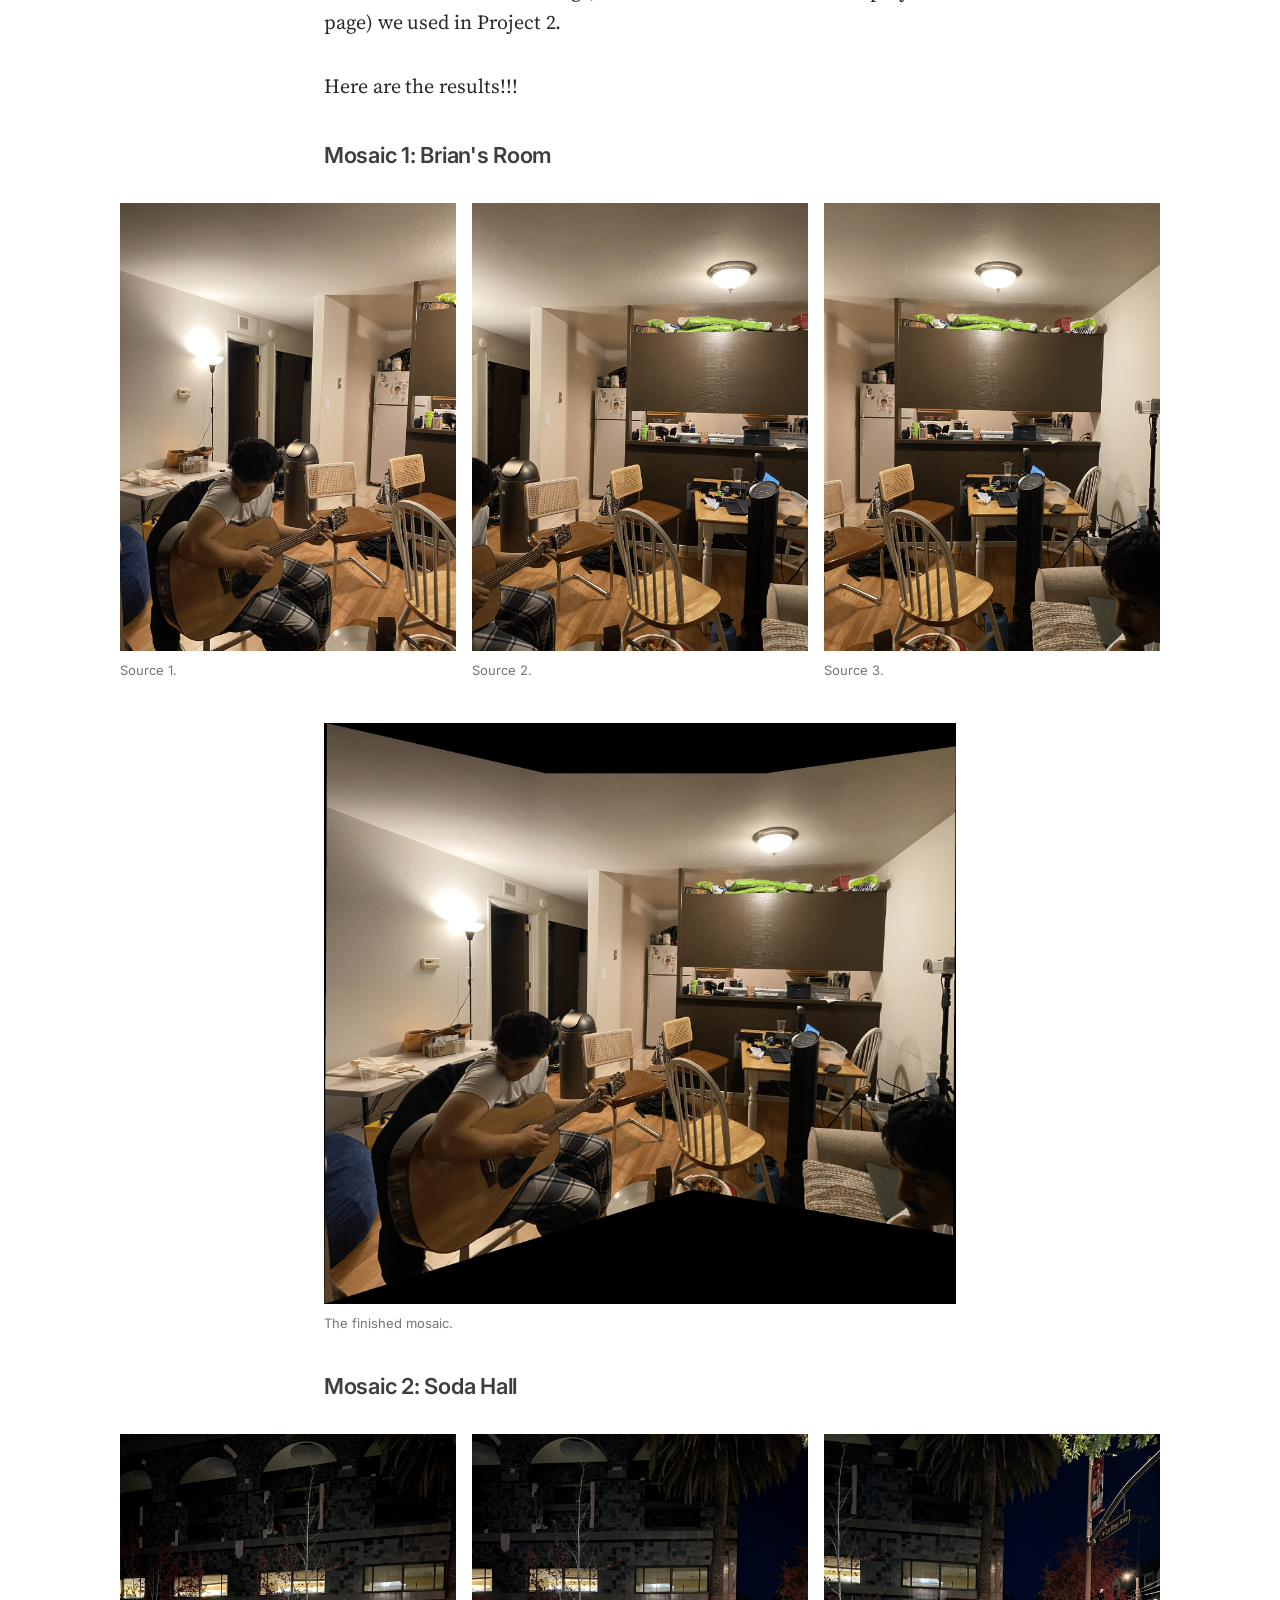
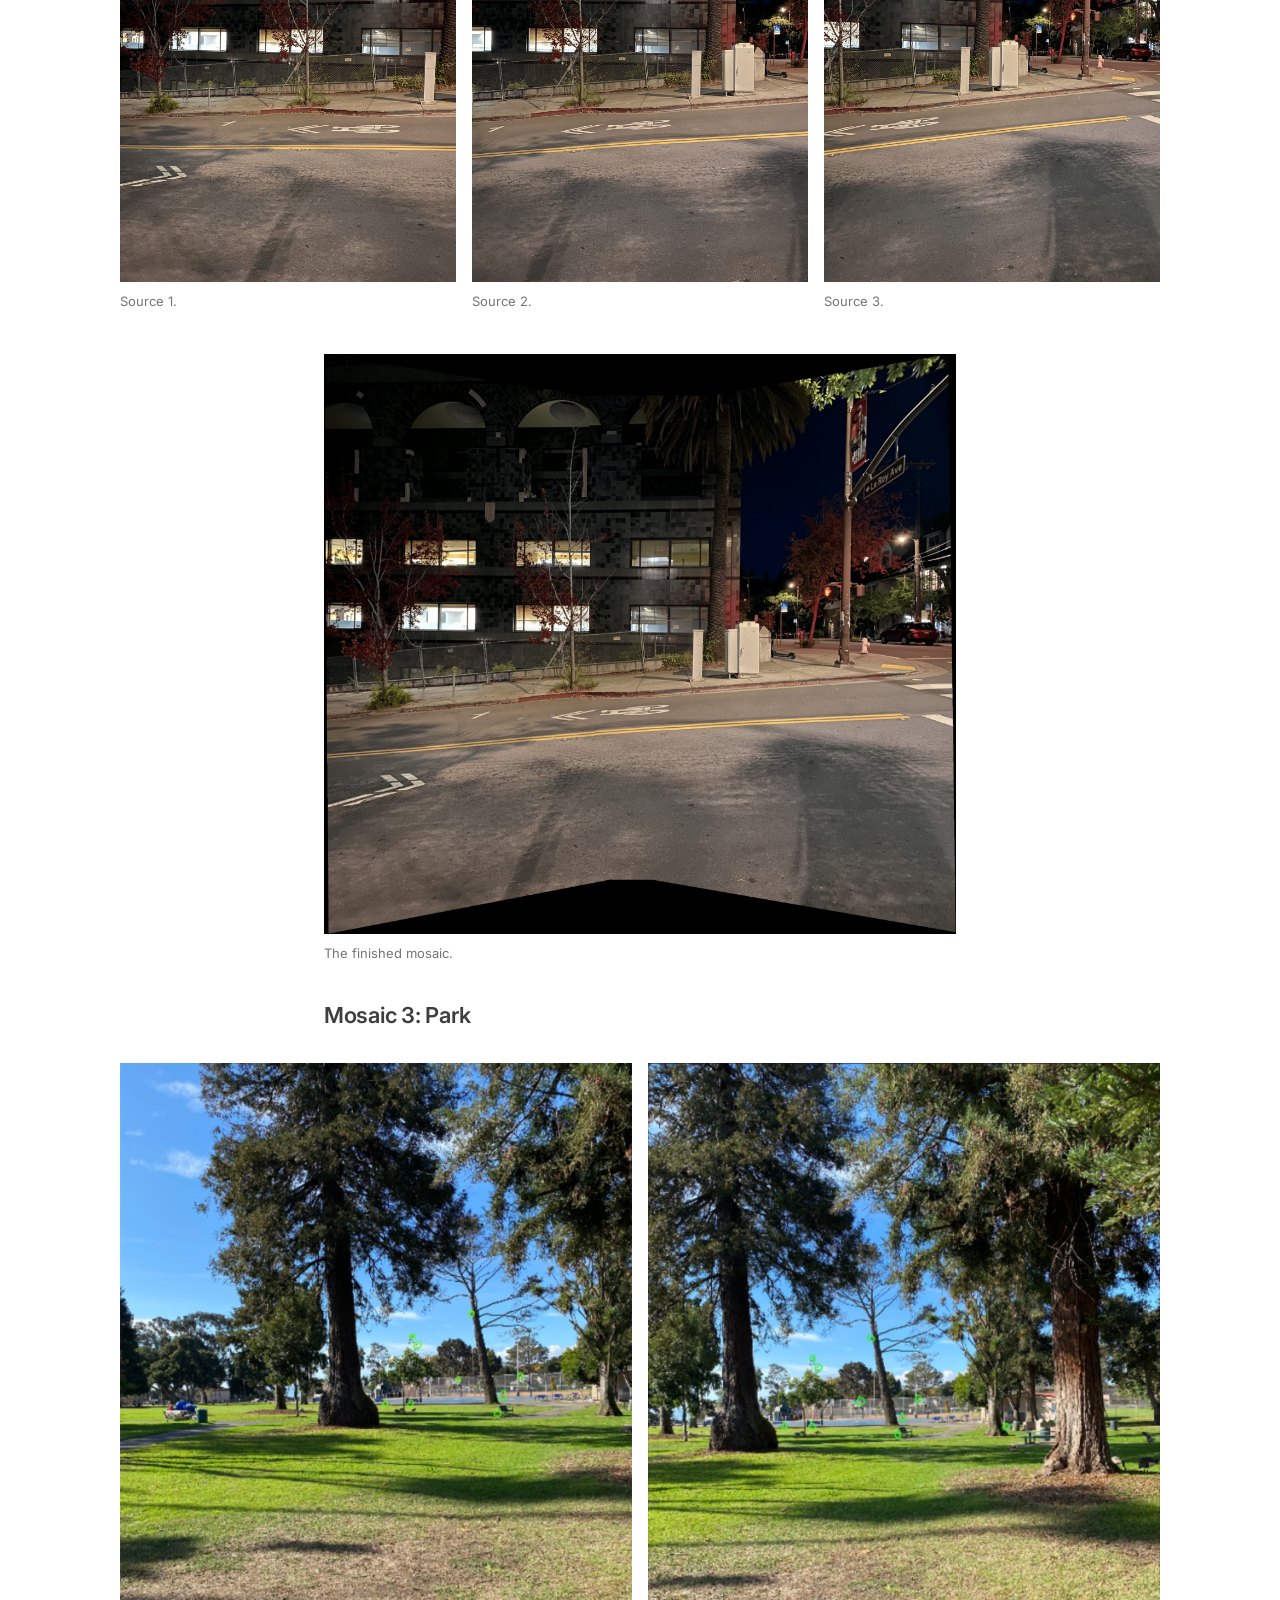
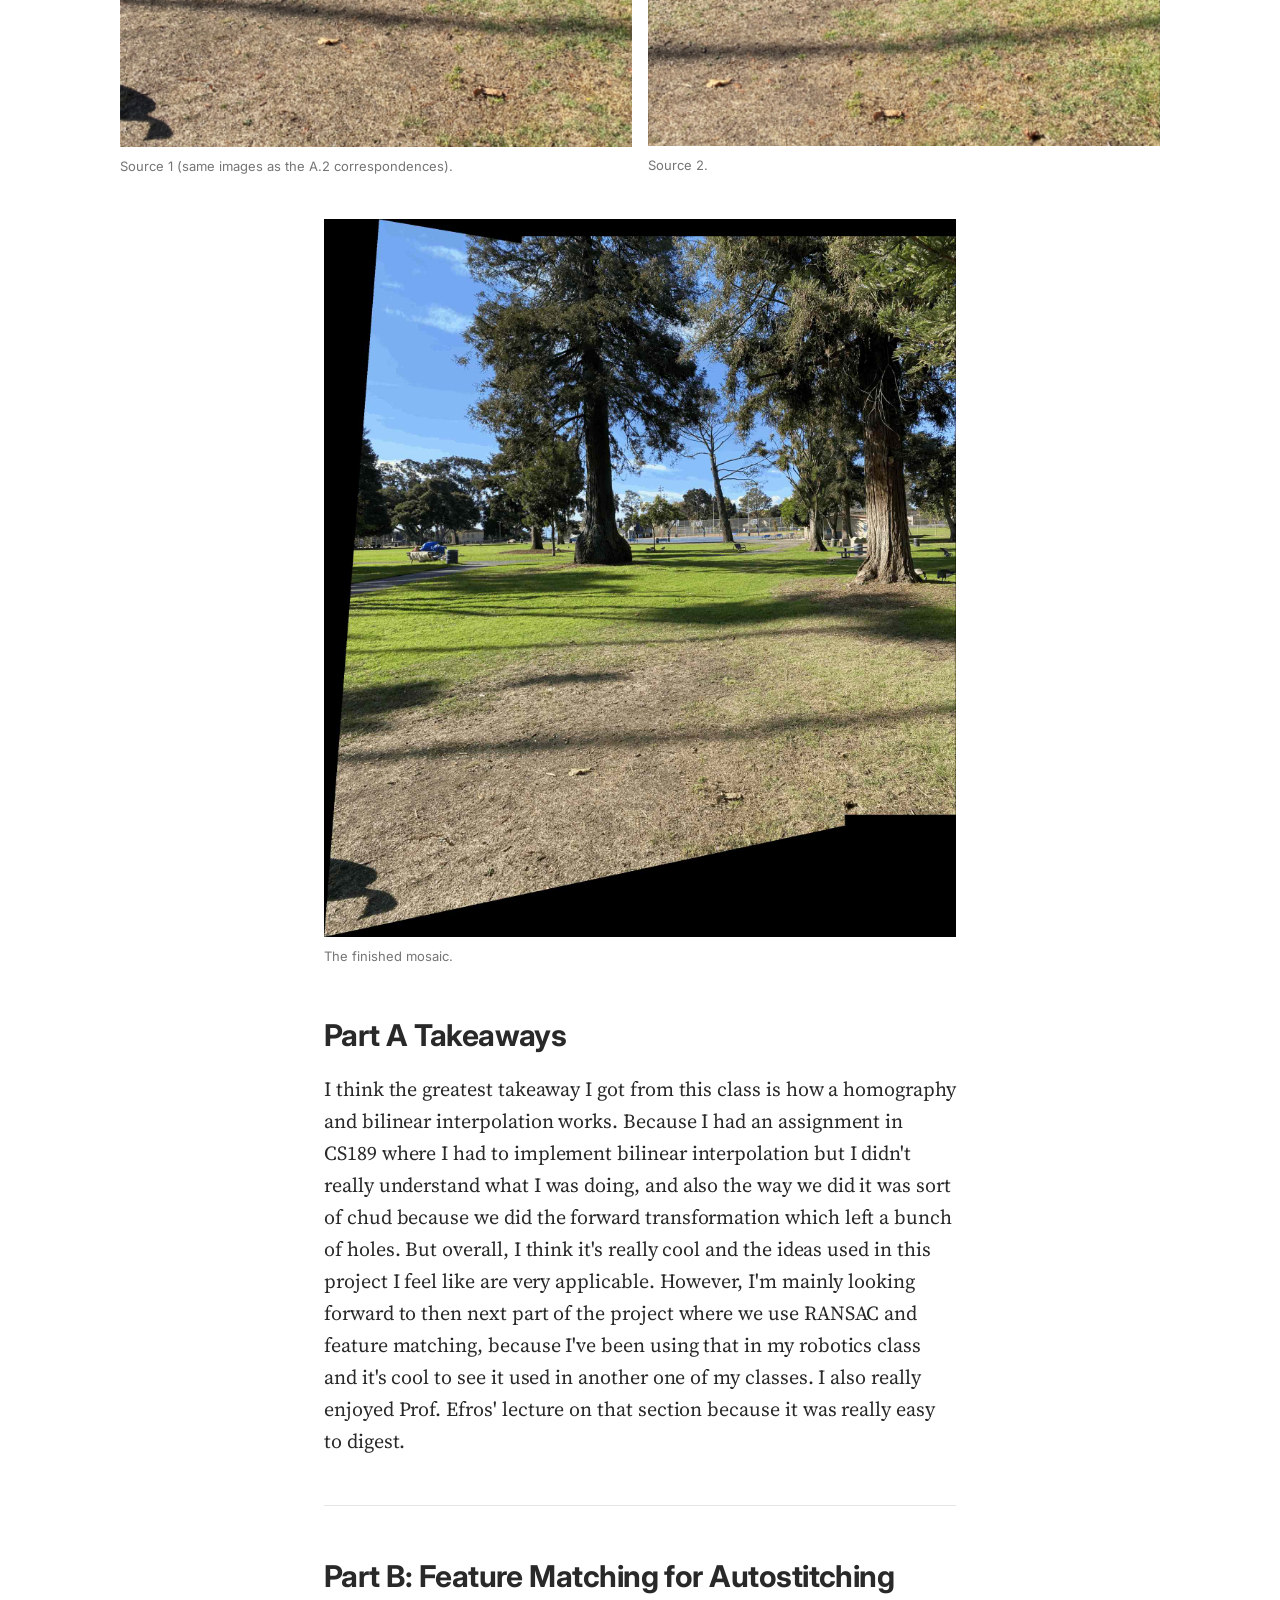
<file: Project_4/index.html>
<!DOCTYPE html>
<html lang="en">
<head>
<meta charset="utf-8">
<meta name="viewport" content="width=device-width, initial-scale=1">
<title>Project 4 &middot; CS 180 Portfolio</title>
<link rel="preconnect" href="https://fonts.googleapis.com">
<link rel="preconnect" href="https://fonts.gstatic.com" crossorigin>
<link href="https://fonts.googleapis.com/css2?family=Inter:wght@400;600;700&family=Source+Serif+4:ital,wght@0,400;0,600;1,400&display=swap" rel="stylesheet">
<link rel="stylesheet" href="../style.css">
</head>
<body>

<!-- ===== NAV (same on every page; change the href depth per folder) ===== -->
<nav class="nav">
  <div class="nav-inner">
    <a class="nav-title" href="../index.html">CS 180 Portfolio</a>
    <a class="nav-link" href="../Project_1/index.html">Project 1</a>
    <a class="nav-link" href="../Project_2/index.html">Project 2</a>
    <a class="nav-link" href="../Project_3/index.html">Project 3</a>
    <a class="nav-link active" href="./index.html">Project 4</a>
  </div>
</nav>

<main class="post">

  <!-- ===== TITLE BLOCK ===== -->
  <h1 class="post-title">Project 4: Image Warping and Mosaicing</h1>
  <div class="byline">
    <p class="post-meta">Erson Payopay</p>
    <img class="avatar" src="../images/me.jpg" alt="Erson Payopay">
  </div>

  <!--
    HOW TO FILL THIS IN
    - Each <div class="todo"> is a blank write-up box for a deliverable that asks you to
      explain or compare something. Replace the whole <div class="todo">...</div> with your own <p>...</p>.
    - Each <div class="todo missing"> marks an image the project asks for. Replace it with a
      <figure> inside the surrounding image-grid once you have the image, e.g.
        <figure>
          <a href="images/A.1/set1_left.jpg" target="_blank"><img src="images/A.1/set1_left.jpg" alt="..."></a>
          <figcaption>...</figcaption>
        </figure>
    - Images are shown all at once in an image-grid (no carousels). Change cols-N to fit.
    - Click any image on the page to open it full size.
  -->

  <!-- ================================================================ -->
  <!-- ========================== PART A ============================== -->
  <!-- ================================================================ -->
  <h2>Part A: Image Warping and Mosaicing</h2>

  <p>
    Intro: a short overview of part A. Take two or more photos, recover the homographies between them,
    warp them into alignment, and blend them into a mosaic.

    For this part, our goal is to warp multiple images, then stitch them together to make a nice mosaic at the end!
    First, we can take two pictures of the same scene but rotating a little bit between each photo. Then, we can find the homography
    by finding correspondences between the images, then use that homography by applying interpolation and transforming the second image
    to fit onto a source image. Finally, we can compile all of these images onto one large photo and use some blending techniques to make it look
    pretty!
  </p>

  <!-- ================================================================ -->
  <h2>A.1 Shoot the Pictures</h2>

  <p>
    
    I shot these photos by simply rotating my camera slightly between each one, making sure not to move it. This is because if we translate the center of projection (camera)
    in any way, it makes it so the homography might not work. The homography is a mapping from pixel coordinates in one image to another, if we add a translation
    that changes the depth between images in some way, it's going to mess with our mapping. This is because the shift of a pixel also depends on its depth,
    so if we have varying depth between images, a single mapping cannot map to both depths. 
    
    <br><br>
    
    I chose to shoot here because there's a lot of features to pick correspondences with (grid in building, people who I asked to stay still, park with benches and 
    other sharp edges). They are also all just places I'm at in my daily life.   

  </p>

  <h3>Set 1: Hanging out in Brian's living room</h3>

  <div class="image-grid cols-4">
    <figure>
      <a href="images/part1images/IMG_0618.jpg" target="_blank"><img src="images/part1images/IMG_0618.jpg" alt="Living room, photo 1 of 4"></a>
      <figcaption>Photo 1.</figcaption>
    </figure>
    <figure>
      <a href="images/part1images/IMG_0619.jpg" target="_blank"><img src="images/part1images/IMG_0619.jpg" alt="Living room, photo 2 of 4"></a>
      <figcaption>Photo 2.</figcaption>
    </figure>
    <figure>
      <a href="images/part1images/IMG_0620.jpg" target="_blank"><img src="images/part1images/IMG_0620.jpg" alt="Living room, photo 3 of 4"></a>
      <figcaption>Photo 3.</figcaption>
    </figure>
    <figure>
      <a href="images/part1images/IMG_0621.jpg" target="_blank"><img src="images/part1images/IMG_0621.jpg" alt="Living room, photo 4 of 4"></a>
      <figcaption>Photo 4.</figcaption>
    </figure>
  </div>

  <h3>Set 2: Soda Hall at night, coming back from lab</h3>

  <div class="image-grid cols-4">
    <figure>
      <a href="images/part1images/IMG_0623.jpg" target="_blank"><img src="images/part1images/IMG_0623.jpg" alt="Building at night, photo 1 of 4"></a>
      <figcaption>Photo 1.</figcaption>
    </figure>
    <figure>
      <a href="images/part1images/IMG_0624.jpg" target="_blank"><img src="images/part1images/IMG_0624.jpg" alt="Building at night, photo 2 of 4"></a>
      <figcaption>Photo 2.</figcaption>
    </figure>
    <figure>
      <a href="images/part1images/IMG_0625.jpg" target="_blank"><img src="images/part1images/IMG_0625.jpg" alt="Building at night, photo 3 of 4"></a>
      <figcaption>Photo 3.</figcaption>
    </figure>
    <figure>
      <a href="images/part1images/IMG_0626.jpg" target="_blank"><img src="images/part1images/IMG_0626.jpg" alt="Building at night, photo 4 of 4"></a>
      <figcaption>Photo 4.</figcaption>
    </figure>
  </div>

  <h3>Set 3: A Park!</h3>

  <div class="image-grid cols-2">
    <figure>
      <a href="images/part1images/IMG_0632.jpg" target="_blank"><img src="images/part1images/IMG_0632.jpg" alt="Park, photo 1 of 2"></a>
      <figcaption>Photo 1.</figcaption>
    </figure>
    <figure>
      <a href="images/part1images/IMG_0633.jpg" target="_blank"><img src="images/part1images/IMG_0633.jpg" alt="Park, photo 2 of 2"></a>
      <figcaption>Photo 2.</figcaption>
    </figure>
  </div>

  <!-- ================================================================ -->
  <h2>A.2 Recover Homographies</h2>

  <p>

    To compute the homography, we build a system of equations! How do we do this? Well we know the homography is a 3x3 matrix (3x3 since it transforms homogeneous coords)
    and we also know that the last term is 1 (can only recover homographies up to a scale, can just set it to 1). That leaves us with 8 unknowns. And we know that: 
    <br><br>
    
    H^(3x3) * [x1, y1, 1]^T = [x2, y2, z]^T

    <br><br>

    We know both the original image coords and the resultant image coords, we just want to solve for H.
    What we can do is multiply and expand out, and since h33 is just 1 we can take the final x2 and y2 term and move them on
    the other side.

    </p>

    <div class="image-grid cols-1">
      <figure>
        <a href="images/equation/equations.png" target="_blank"><img src="images/equation/equations.png" alt="equations"></a>
      </figure>
    </div>
  
    <p>

      We also divide by the scale factor to get the normalized x2 and y2. 
      I got that from this YT video <a href="https://www.youtube.com/watch?v=l_qjO4cM74o">here</a>. But from here if you sub in 1 for h33, multiply out and isolate x2 and y2 (xd and yd in the picture)
      onto one side, and then organize the h values into a row vector we can get the general form: 

    <div class="image-grid cols-1">
      <figure>
        <a href="images/equation/generalform.png" target="_blank"><img src="images/equation/generalform.png" alt="equations"></a>
      </figure>
    </div>

    </p>

    <p>

      Ultimately, we get a linear equation with the form Ah = b, where A is matrix composed of 1s, 0s, and points between
      our images, h is our homography, and b is the coordinates after the transformation. From there we can take the least squares
      estimate to find h. 

      <br><br>

      Below, you can also see my correspondences. I didn't really have any specific reason for choosing them, but I did focus on picking sharp edges
      and pixels with little ambiguity. For example, I stayed away from picking rounded edges, and I chose the corners of some of the benches and basketball courts.


    </p>


  <h3>System of Equations, values using the park correspondences</h3>

    <div class="image-grid cols-1">
      <figure>
        <a href="images/equation/fullequation.png" target="_blank"><img src="images/equation/fullequation.png" alt="equations"></a>
      </figure>
    </div>

  <h3>Correspondences</h3>

  <div class="image-grid cols-2">
    <figure>
      <a href="images/part2images/Screenshot%202026-10-28%20at%204.16.44%E2%80%AFAM.jpg" target="_blank"><img src="images/part2images/Screenshot%202026-10-28%20at%204.16.44%E2%80%AFAM.jpg" alt="Correspondences marked on image 1"></a>
      <figcaption>Correspondences on image 1.</figcaption>
    </figure>
    <figure>
      <a href="images/part2images/Screenshot%202026-10-28%20at%204.16.54%E2%80%AFAM.jpg" target="_blank"><img src="images/part2images/Screenshot%202026-10-28%20at%204.16.54%E2%80%AFAM.jpg" alt="Correspondences marked on image 2"></a>
      <figcaption>Correspondences on image 2.</figcaption>
    </figure>
    <figure>
      <a href="images/part2images/Screenshot%202026-10-28%20at%204.17.23%E2%80%AFAM.jpg" target="_blank"><img src="images/part2images/Screenshot%202026-10-28%20at%204.17.23%E2%80%AFAM.jpg" alt="Close-up of the correspondences on image 1, circled in green"></a>
      <figcaption>Close-up of image 1's points (circled in green).</figcaption>
    </figure>
    <figure>
      <a href="images/part2images/Screenshot%202026-10-28%20at%204.17.30%E2%80%AFAM.jpg" target="_blank"><img src="images/part2images/Screenshot%202026-10-28%20at%204.17.30%E2%80%AFAM.jpg" alt="Close-up of the correspondences on image 2, circled in green"></a>
      <figcaption>Close-up of image 2's points (circled in green).</figcaption>
    </figure>
  </div>

  <h3>Recovered Homography</h3>

    <div class="image-grid cols-1">
      <figure>
        <a href="images/equation/recoveredhomography.png" target="_blank"><img src="images/equation/recoveredhomography.png" alt="equations"></a>
      </figure>
    </div>

  <!-- ================================================================ -->
  <h2>A.3 Warp the Images</h2>

  <p>

    How does nearest neighbor and bilinear interpolation work? Well its actually pretty simple.
    We start with a grid of coordinates that represent the destination image (same size as source image usually). From there,
    we can take each coordinate and multiply it by the inverse homography to see where it lands in the source image.

    <br><br>

    Now, we can just set the pixel value at the destination image as the pixel value sampled from the source image. Since the source image 
    is not guarenteed to be an integer and may land in between pixels, we can simply round the coordinates it ends up in and sample from there. 
    Since rounding gets the nearest coordinate, it makes this nearest neighbor interpolation.

    <br><br>

    Bilinear interpolation is a lot more complicated. Based on where the pixel lands, we can find the distances 
    between each of the four corners which are actual integer values. With those distances, we can create rectangular areas, where a pixels'
    contribution is the rectangle formed opposite from the sampled point (since we want the pixel that the mapping is closest to to have the biggest contribution,
    so we take the rectangle formed opposite of it since that is the rectangle with the largest area). Once we know the contributions of each pixel,
    we can just multiply those weights by the pixel values in the source image and add those together to get the final image. 

    <br><br>

    There's some other stuff I have too such as masking the pixels that get sourced to outside the image, and also clipping the indices 
    to prevent indexing errors which are methods shown in both interpolations. 
    
  </p>

  <h3>Rectification 1: Cube</h3>

  <div class="image-grid cols-4">
    <figure>
      <a href="images/rectified%20images/cubeangled.jpg" target="_blank"><img src="images/rectified%20images/cubeangled.jpg" alt="Cube photographed at an angle"></a>
      <figcaption>Original, taken at an angle.</figcaption>
    </figure>
    <figure>
      <a href="images/rectified%20images/cubeflat.jpg" target="_blank"><img src="images/rectified%20images/cubeflat.jpg" alt="Cube photographed from directly above"></a>
      <figcaption>Reference, taken from directly above.</figcaption>
    </figure>
    <figure>
      <a href="images/rectified%20images/cubenn.jpg" target="_blank"><img src="images/rectified%20images/cubenn.jpg" alt="Cube rectified with nearest neighbor interpolation"></a>
      <figcaption>Rectified, nearest neighbor.</figcaption>
    </figure>
    <figure>
      <a href="images/rectified%20images/cubebilinear.jpg" target="_blank"><img src="images/rectified%20images/cubebilinear.jpg" alt="Cube rectified with bilinear interpolation"></a>
      <figcaption>Rectified, bilinear.</figcaption>
    </figure>
  </div>

  <h3>Rectification 2: PCB</h3>

  <div class="image-grid cols-4">
    <figure>
      <a href="images/rectified%20images/pcbangled.jpg" target="_blank"><img src="images/rectified%20images/pcbangled.jpg" alt="Circuit board photographed at an angle"></a>
      <figcaption>Original, taken at an angle.</figcaption>
    </figure>
    <figure>
      <a href="images/rectified%20images/pcbflat.jpg" target="_blank"><img src="images/rectified%20images/pcbflat.jpg" alt="Circuit board photographed from directly above"></a>
      <figcaption>Reference, taken from directly above.</figcaption>
    </figure>
    <figure>
      <a href="images/rectified%20images/pcbnn.jpg" target="_blank"><img src="images/rectified%20images/pcbnn.jpg" alt="Circuit board rectified with nearest neighbor interpolation"></a>
      <figcaption>Rectified, nearest neighbor.</figcaption>
    </figure>
    <figure>
      <a href="images/rectified%20images/pcbbilinear.jpg" target="_blank"><img src="images/rectified%20images/pcbbilinear.jpg" alt="Circuit board rectified with bilinear interpolation"></a>
      <figcaption>Rectified, bilinear.</figcaption>
    </figure>
  </div>

  <h3>Nearest Neighbor vs. Bilinear</h3>

  <figure>
    <a href="images/rectified%20images/bilinearnncomparison.png" target="_blank"><img src="images/rectified%20images/bilinearnncomparison.png" alt="Zoomed-in crop of the rectified PCB, bilinear on the left and nearest neighbor on the right"></a>
    <figcaption>Zoomed-in crop of the rectified PCB. Left: bilinear. Right: nearest neighbor.</figcaption>
  </figure>

  <figure>
    <a href="images/rectified%20images/timecomparison.png" target="_blank"><img src="images/rectified%20images/timecomparison.png" alt="Timing code and output: bilinear 0.429 s, nearest neighbor 0.108 s"></a>
    <figcaption>Timing both warps on the cube: bilinear took 0.429 s, nearest neighbor took 0.108 s.</figcaption>
  </figure>

  <p>

    Zooming in, we can tell the difference between the nearest neighbors interpolation and the bilinear interpolation. The bilinear interpolation
    is much more smoother compared to the nearest neighbor interpolation. This is because the bilinear interpolation takes the average of the surrounding
    pixels while nearest neighbor just inherits its nearest pixels value back in the source image. Since bilinear interpolation takes the average, it acts as a low pass
    filter in a way, smoothing the output. In return, the bilinear interpolation is four times as slow (makes sense since you have to deal with 4x as many pixels). 

    <br><br>

    Bilinear interpolation was also a lot more harder to implement.

  </p>

  <!-- ================================================================ -->
  <h2>A.4 Blend the Images into a Mosaic</h2>

  <p>

    Now, we basically have all the components we need to create a mosaic. We can take one image as
    the reference image, and then warp the other images to it by finding the homography between them. 
    Once we do that, we can just map all of them onto a larger blank image and line them up to fit within our bounding box. Once they all fit, 
    we can apply the multiresolution blending (with two stacks as listed in the project page) we used in Project 2. 

    <br><br>

    Here are the results!!!

  </p>

  <h3>Mosaic 1: Brian's Room</h3>

  <div class="image-grid cols-3">
    <figure>
      <a href="images/part1images/IMG_0619.jpg" target="_blank"><img src="images/part1images/IMG_0619.jpg" alt="Brian's room, source photo 2 of 4"></a>
      <figcaption>Source 1.</figcaption>
    </figure>
    <figure>
      <a href="images/part1images/IMG_0620.jpg" target="_blank"><img src="images/part1images/IMG_0620.jpg" alt="Brian's room, source photo 3 of 4"></a>
      <figcaption>Source 2.</figcaption>
    </figure>
    <figure>
      <a href="images/part1images/IMG_0621.jpg" target="_blank"><img src="images/part1images/IMG_0621.jpg" alt="Brian's room, source photo 4 of 4"></a>
      <figcaption>Source 3.</figcaption>
    </figure>
  </div>

  <figure>
    <a href="images/mosaics/brianroomsmosaic.jpg" target="_blank"><img src="images/mosaics/brianroomsmosaic.jpg" alt="Mosaic of Brian's room stitched from four photos"></a>
    <figcaption>The finished mosaic.</figcaption>
  </figure>

  <h3>Mosaic 2: Soda Hall</h3>

  <div class="image-grid cols-3">
    <figure>
      <a href="images/part1images/IMG_0624.jpg" target="_blank"><img src="images/part1images/IMG_0624.jpg" alt="Soda Hall at night, source photo 2 of 4"></a>
      <figcaption>Source 1.</figcaption>
    </figure>
    <figure>
      <a href="images/part1images/IMG_0625.jpg" target="_blank"><img src="images/part1images/IMG_0625.jpg" alt="Soda Hall at night, source photo 3 of 4"></a>
      <figcaption>Source 2.</figcaption>
    </figure>
    <figure>
      <a href="images/part1images/IMG_0626.jpg" target="_blank"><img src="images/part1images/IMG_0626.jpg" alt="Soda Hall at night, source photo 4 of 4"></a>
      <figcaption>Source 3.</figcaption>
    </figure>
  </div>

  <figure>
    <a href="images/mosaics/sodahall.jpg" target="_blank"><img src="images/mosaics/sodahall.jpg" alt="Mosaic of Soda Hall at night stitched from four photos"></a>
    <figcaption>The finished mosaic.</figcaption>
  </figure>

  <h3>Mosaic 3: Park</h3>

  <div class="image-grid cols-2">
    <figure>
      <a href="images/part2images/Screenshot%202026-10-28%20at%204.16.44%E2%80%AFAM.jpg" target="_blank"><img src="images/part2images/Screenshot%202026-10-28%20at%204.16.44%E2%80%AFAM.jpg" alt="Park, source photo 1 of 2"></a>
      <figcaption>Source 1 (same images as the A.2 correspondences).</figcaption>
    </figure>
    <figure>
      <a href="images/part2images/Screenshot%202026-10-28%20at%204.16.54%E2%80%AFAM.jpg" target="_blank"><img src="images/part2images/Screenshot%202026-10-28%20at%204.16.54%E2%80%AFAM.jpg" alt="Park, source photo 2 of 2"></a>
      <figcaption>Source 2.</figcaption>
    </figure>
  </div>

  <figure>
    <a href="images/mosaics/parkmosaic.jpg" target="_blank"><img src="images/mosaics/parkmosaic.jpg" alt="Mosaic of the park stitched from two photos"></a>
    <figcaption>The finished mosaic.</figcaption>
  </figure>

  <h2>Part A Takeaways</h2>

  <p>

    I think the greatest takeaway I got from this class is how a homography and bilinear interpolation works.
    Because I had an assignment in CS189 where I had to implement bilinear interpolation but I didn't really understand what 
    I was doing, and also the way we did it was sort of chud because we did the forward transformation which left a bunch of holes.
    But overall, I think it's really cool and the ideas used in this project I feel like are very applicable.
    However, I'm mainly looking forward to then next part of the project where we use RANSAC and feature matching,
    because I've been using that in my robotics class and it's cool to see it used in another one of my classes. I also really enjoyed
    Prof. Efros' lecture on that section because it was really easy to digest.

  </p>

  <hr>

  <!-- ================================================================ -->
  <!-- ========================== PART B ============================== -->
  <!-- ================================================================ -->
  <h2>Part B: Feature Matching for Autostitching</h2>

  <p>

    Hey it's part B! What do we do here? Well all the manual point finding that we did in part A we're trying to automate! Isn't that fun! The process is actually pretty interesting
    and it's basically getting a bunch of points and running them through a series of rigorous filters to make sure they're the right points. First, we can apply Harris corner
    detection to get a bunch of corners that we can use as possible points. We threshold those to only keep points that have a certain intensity change. The points that get
    past the filter we apply adaptive non maximal suppression to spread them out evenly around the image. After we spread the points out, we take a patch around that point
    and turn that into a feature descriptor, or basically a vector. Once we have our feature desciptor, we apply the same process to another image and try to 
    match feature descriptors together, filtering out the ones that don't match well enough. Once we have all of that, we finally run those points through RANSAC to try and get a
    best match of points. Once we're set on our points, we can apply the same processes we did in part A to get a final mosaic!

  </p>

  <!-- ================================================================ -->
  <h2>B.1 Harris Corner Detection</h2>

  <p>

    How does the Harris detector work? The Harris detector works by sliding a convolution over the image and seeing where the intensity changes 
    the most in all directions. Since a true corner would do so. An edge would only change in one direction. Thankfully, the project
    page has some starter code that provides some very useful functions for us, including a harris detector function! Once we have our intensity changes through,
    we can threshold all the points. You can see that with a threshold of only 400, a lot of points start to show through. With a 10k threshold a reasonable amount of
    points come through. I actually had some trouble with this and eventually kept my threshold at 400 since a 10k threshold concentrated the points too much and it 
    made ANMS worthless

    <br><br>

    Check them out below! Also I didn't know you can change the dot size until later. 

    <br><br>

    Now for the ANMS step! How it works is that we want a very strong point to suppress other points surrounding it. What we can do is for each point, find the intensity
    of the points surrounding it. Then what we can do is mark down the distance that point has to go (basically radius) to find a point that has a higher intensity 
    than itself. Now, we can sort the points by their radius with larger radii being first in the list. Finally, we can cull points past a certain number, so with our list of
    points only keep the first couple hundred or so. I decided on choosing 500 because I remember seeing it in lecture or like the same number in the original MOPS paper.
    Check out how it works! It successfully distributes the points evenly across the image, with the strong points being kept and clusters of points being eliminated.  

  </p>

  <h3>Harris Corners (without ANMS)</h3>

  <div class="image-grid cols-2">
    <figure>
      <a href="imagespt2/pt1/10kthresh.jpg" target="_blank"><img src="imagespt2/pt1/10kthresh.jpg" alt="Harris corners with threshold 10,000 overlaid on the image"></a>
      <figcaption>Harris corners, threshold = 10k.</figcaption>
    </figure>
    <figure>
      <a href="imagespt2/pt1/400thresh.jpg" target="_blank"><img src="imagespt2/pt1/400thresh.jpg" alt="Harris corners with threshold 400 overlaid on the image"></a>
      <figcaption>Harris corners, threshold = 400.</figcaption>
    </figure>
  </div>

  <h3>After ANMS</h3>

  <div class="image-grid cols-3">
    <figure>
      <a href="imagespt2/pt1/anms10kthresh.jpg" target="_blank"><img src="imagespt2/pt1/anms10kthresh.jpg" alt="Corners kept by ANMS, threshold 10,000"></a>
      <figcaption>ANMS, threshold = 10k.</figcaption>
    </figure>
    <figure>
      <a href="imagespt2/pt1/anms400thresh.jpg" target="_blank"><img src="imagespt2/pt1/anms400thresh.jpg" alt="Corners kept by ANMS, threshold 400"></a>
      <figcaption>ANMS, threshold = 400.</figcaption>
    </figure>
    <figure>
      <a href="imagespt2/pt1/anms950thresh.jpg" target="_blank"><img src="imagespt2/pt1/anms950thresh.jpg" alt="Corners kept by ANMS, threshold 950"></a>
      <figcaption>ANMS, threshold = 950.</figcaption>
    </figure>
  </div>

  <!-- ================================================================ -->
  <h2>B.2 Feature Descriptor Extraction</h2>

  <p>

    Now that we have our set of points, how do we try to find matches between iamges? What we do is for each point, we can take a patch surrounding it. 
    Once we get that patch, we just blur, downsample, normalize, and then flatten it to create a vector. We downsample by 5 because we start with a 40x40 image and
    want to go down to 5x5. Then we can normalize a patch by subtracting the mean of the patch and dividing by its standard deviation. Then flatten it to just make a vector.
    Finally, we can obtain a set of feature desciptors to compare between different images!

  </p>

  <div class="image-grid cols-2">
    <figure>
      <a href="imagespt2/pt2/im_patch.png" target="_blank"><img src="imagespt2/pt2/im_patch.png" alt="A 40 by 40 window around a corner"></a>
      <figcaption>The 40&times;40 window around a corner.</figcaption>
    </figure>
    <figure>
      <a href="imagespt2/pt2/small_normalized_patch.png" target="_blank"><img src="imagespt2/pt2/small_normalized_patch.png" alt="The window downsampled to a normalized 8 by 8 descriptor"></a>
      <figcaption>Downsampled to a normalized 8&times;8 descriptor.</figcaption>
    </figure>
  </div>

  <figure>
    <a href="imagespt2/pt2/img_descriptor_pairs.png" target="_blank"><img src="imagespt2/pt2/img_descriptor_pairs.png" alt="Seven normalized 8 by 8 descriptors, each next to the window it was sampled from"></a>
    <figcaption>Seven extracted features: each normalized 8&times;8 descriptor (Set A) next to the window it came from (Set B).</figcaption>
  </figure>

  <!-- ================================================================ -->
  <h2>B.3 Feature Matching</h2>

  <p>

    We can find the match desciptors between images by doing nearest neighbors and taking the classic L2 distance between the two feature descriptors! 
    We can utilize the handy dandy dist2 function to make a grid of L2 distances between the two feature arrays and getting the ones that are the closest together through sorting. 
    After that, we compute the ratio between the first nearest neighbor and the second nearest neighbor and keep ones with a high ratio between them. We do this because
    if the first nearest neighbor is super high compared to its second one, then we can have a high confidence that that point is the correct correspondence. If the ratio
    is very low, that means the confidence is not that high and it could be like a cluster of nearby points or just two points that happen to look similar. 

    <br><br>

    I ended up picking a threshold of 0.7 because I think in the original SIFT paper they used 0.8, but I chose it to be a little stricter so 0.7 it is.

  </p>

  <figure>
    <a href="imagespt2/pt3/matches.jpg" target="_blank"><img src="imagespt2/pt3/matches.jpg" alt="Matched features between two photos of Alvin"></a>
    <figcaption>Matched features between Alvin 1 and Alvin 2.</figcaption>
  </figure>

  <!-- ================================================================ -->
  <h2>B.4 RANSAC for Robust Homography</h2>

  <p>

    RANSAC, the best part! I actually used this for 106a but tbh I didn't really know how it worked until now, and it's pretty cool! For a randomly sampled
    algorithm it actually performs very well. How it works is that it randomly selects a set of points (in this case 4 points), and then we can compute a homography from that.
    Once we get that homography, we transform all possible matches with that homography and see how many points line up between images! We save the number of matches (inliers) and continue 
    randomly sampling points and finding homographies. After a set amount of iterations doing this, we save the points and homography that resulted in the highest number of inliers. 
    Now we can use this set of points to create the mosaics we did in part A!

    <br><br>

    My inlier threshold is 2.0, so after being transformed a pixel has to land within a 2.0 distance of where it's supposed to be. Also my number of RANSAC iterations is 2000
    to really be sure that I have a good set of points. I don't really think I need that much, but RANSAC is random and it's best to be prepared, and to be honest
    this assignment is due in like 20 mins and I'm too lazy to iterate through different RANSAC iteration numbers, 2000 was just a number I searched up online. 

  </p>

  <h3>Mosaic 1: Aldrich</h3>

  <div class="image-grid cols-3">
    <figure>
      <a href="imagespt2/aldrich1.jpg" target="_blank"><img src="imagespt2/aldrich1.jpg" alt="Aldrich, source photo 1 of 3"></a>
      <figcaption>Source 1.</figcaption>
    </figure>
    <figure>
      <a href="imagespt2/aldrich2.jpg" target="_blank"><img src="imagespt2/aldrich2.jpg" alt="Aldrich, source photo 2 of 3"></a>
      <figcaption>Source 2.</figcaption>
    </figure>
    <figure>
      <a href="imagespt2/aldrich3.jpg" target="_blank"><img src="imagespt2/aldrich3.jpg" alt="Aldrich, source photo 3 of 3"></a>
      <figcaption>Source 3.</figcaption>
    </figure>
  </div>

  <figure>
    <a href="imagespt2/pts4/aldrichmosaic.jpg" target="_blank"><img src="imagespt2/pts4/aldrichmosaic.jpg" alt="Automatic mosaic of Aldrich"></a>
    <figcaption>Automatic mosaic.</figcaption>
  </figure>

  <h3>Mosaic 2: Alvin</h3>

  <div class="image-grid cols-3">
    <figure>
      <a href="imagespt2/alvin2.jpg" target="_blank"><img src="imagespt2/alvin2.jpg" alt="Alvin, source photo 2 of 5"></a>
      <figcaption>Source 1.</figcaption>
    </figure>
    <figure>
      <a href="imagespt2/alvin3.jpg" target="_blank"><img src="imagespt2/alvin3.jpg" alt="Alvin, source photo 3 of 5"></a>
      <figcaption>Source 2.</figcaption>
    </figure>
    <figure>
      <a href="imagespt2/alvin4.jpg" target="_blank"><img src="imagespt2/alvin4.jpg" alt="Alvin, source photo 4 of 5"></a>
      <figcaption>Source 3.</figcaption>
    </figure>
  </div>

  <figure>
    <a href="imagespt2/pts4/alvinfinalmosaic.jpg" target="_blank"><img src="imagespt2/pts4/alvinfinalmosaic.jpg" alt="Automatic mosaic of Alvin"></a>
    <figcaption>Automatic mosaic.</figcaption>
  </figure>

  <h3>Mosaic 3: Cory Hall</h3>

  <div class="image-grid cols-3">
    <figure>
      <a href="imagespt2/cory1.jpg" target="_blank"><img src="imagespt2/cory1.jpg" alt="Cory Hall, source photo 1 of 3"></a>
      <figcaption>Source 1.</figcaption>
    </figure>
    <figure>
      <a href="imagespt2/cory2.jpg" target="_blank"><img src="imagespt2/cory2.jpg" alt="Cory Hall, source photo 2 of 3"></a>
      <figcaption>Source 2.</figcaption>
    </figure>
    <figure>
      <a href="imagespt2/cory3.jpg" target="_blank"><img src="imagespt2/cory3.jpg" alt="Cory Hall, source photo 3 of 3"></a>
      <figcaption>Source 3.</figcaption>
    </figure>
  </div>

  <figure>
    <a href="imagespt2/pts4/corymosaic.jpg" target="_blank"><img src="imagespt2/pts4/corymosaic.jpg" alt="Automatic mosaic of the view from Cory Hall"></a>
    <figcaption>Automatic mosaic.</figcaption>
  </figure>

  <h3>Manual vs. Automatic: Park</h3>

  <div class="image-grid cols-2">
    <figure>
      <a href="images/mosaics/parkmosaic.jpg" target="_blank"><img src="images/mosaics/parkmosaic.jpg" alt="Park mosaic stitched from hand-picked correspondences"></a>
      <figcaption>Manual (hand-picked points, from Part A).</figcaption>
    </figure>
    <figure>
      <a href="imagespt2/parkautomosaic.jpg" target="_blank"><img src="imagespt2/parkautomosaic.jpg" alt="Park mosaic stitched automatically with feature matching and RANSAC"></a>
      <figcaption>Automatic (feature matching + RANSAC).</figcaption>
    </figure>
  </div>

  <p>

    Honestly I thought I did pretty well with matching the park images together, but apparantly not and RANSAC and automatic feature matching is just goated like that. 
    You can actually see a mistake that it makes in the hand picked homography near the bottom with the leaf being cut off, but in the automatic feature matching one the bottom
    is fixed and the leaf is included. I'm assuming it's because I didn't really cover that part of the image in my handpicked points so that section of the image couldn't really
    be accounted for in the homography. 

  </p>

  <h2>Part B Takeaways</h2>

  <p>

    I think the biggest thing I took away from this project was how RANSAC actually works and how ANMS works! I think it's really cool and I feel like this kind of knowledge / these kinds
    of methods are applicable in other fields that I'm interested in. I mean like, I'm using RANSAC in robotics right now so it's fun to see the same topics in other classes that I'm in. 
    Overall, very awesome project and it's due in like 8 mins holy crap.

  </p>

</main>

</body>
</html>
</file>
<file: style.css>
/* ---------- Fonts ----------
   Medium uses Charter (serif) for body text and Sohne (sans) for UI/headings.
   Charter ships with macOS/iOS; Source Serif 4 is the web fallback.
------------------------------ */

:root {
  --serif: charter, "Charter", "Source Serif 4", Georgia, Cambria, "Times New Roman", serif;
  --sans: "Inter", -apple-system, BlinkMacSystemFont, "Segoe UI", Roboto, Helvetica, Arial, sans-serif;
  --text: rgba(41, 41, 41, 1);
  --muted: rgba(117, 117, 117, 1);
  --rule: rgba(230, 230, 230, 1);
}

* { box-sizing: border-box; }

body {
  margin: 0;
  background: #fff;
  color: var(--text);
  font-family: var(--serif);
  -webkit-font-smoothing: antialiased;
}

/* ---------- Nav bar ---------- */

.nav {
  border-bottom: 1px solid var(--rule);
  font-family: var(--sans);
}

.nav-inner {
  max-width: 1000px;
  margin: 0 auto;
  padding: 16px 24px;
  display: flex;
  align-items: center;
  gap: 24px;
}

.nav-title {
  font-weight: 700;
  font-size: 16px;
  color: var(--text);
  text-decoration: none;
  margin-right: auto;
}

.nav a.nav-link {
  font-size: 15px;
  color: var(--muted);
  text-decoration: none;
}

.nav a.nav-link:hover,
.nav a.nav-link.active { color: var(--text); }

/* ---------- Post container ---------- */

.post {
  max-width: 680px;
  margin: 0 auto;
  padding: 56px 24px 120px;
}

/* ---------- Title block ---------- */

.post-title {
  font-family: var(--sans);
  font-size: 42px;
  line-height: 1.15;
  font-weight: 700;
  letter-spacing: -0.022em;
  margin: 0 0 12px;
}

.post-subtitle {
  font-family: var(--sans);
  font-size: 22px;
  line-height: 1.3;
  font-weight: 400;
  color: var(--muted);
  margin: 0 0 24px;
}

.post-meta {
  font-family: var(--sans);
  font-size: 14px;
  color: var(--muted);
  margin: 0 0 48px;
  padding-bottom: 20px;
  border-bottom: 1px solid var(--rule);
}

/* ---------- Byline (avatar + name) ---------- */

.byline {
  display: flex;
  align-items: center;
  gap: 12px;
  margin: 0 0 48px;
  padding-bottom: 20px;
  border-bottom: 1px solid var(--rule);
}

.avatar {
  width: 35px;
  height: 35px;
  flex: none;
  border-radius: 50%;
  object-fit: cover;
}

.byline .post-meta {
  margin: 0;
  padding: 0;
  border: 0;
}

/* ---------- Headers ---------- */

h2 {
  font-family: var(--sans);
  font-size: 30px;
  line-height: 1.2;
  font-weight: 700;
  letter-spacing: -0.018em;
  margin: 52px 0 -8px;
}

h3 {
  font-family: var(--sans);
  font-size: 22px;
  line-height: 1.25;
  font-weight: 600;
  letter-spacing: -0.012em;
  margin: 40px 0 -10px;
  color: rgba(41, 41, 41, 0.9);
}

/* ---------- Paragraphs ---------- */

p {
  font-size: 20px;
  line-height: 1.6;
  letter-spacing: -0.003em;
  margin: 28px 0 0;
}

p a { color: inherit; text-decoration: underline; }

em { font-style: italic; }
strong { font-weight: 600; }

/* ---------- Figures ---------- */

figure {
  margin: 44px 0 0;
}

figure img {
  display: block;
  width: 100%;
  height: auto;
}

figcaption {
  font-family: var(--sans);
  font-size: 13px;
  line-height: 1.4;
  color: var(--muted);
  margin-top: 10px;
  text-align: left;
}

/* Side-by-side images: <div class="figure-row"> with figures inside */

.figure-row {
  display: flex;
  gap: 16px;
  margin: 44px 0 0;
}

.figure-row figure { margin: 0; flex: 1; }

/* ---------- Carousel: <div class="carousel"> holding several figures ---------- */

.carousel {
  position: relative;
  margin: 44px 0 0;
}

.carousel figure { margin: 0; }

.carousel figure[hidden] { display: none; }

/* Leave room on the caption line for the controls */
.carousel figcaption { padding-right: 96px; }

.carousel-controls {
  position: absolute;
  right: 0;
  bottom: 0;
  display: flex;
  align-items: center;
  gap: 4px;
  font-family: var(--sans);
  font-size: 13px;
  line-height: 1.4;
  color: var(--muted);
}

.carousel-controls button {
  font: inherit;
  font-size: 20px;
  line-height: 1;
  color: var(--muted);
  background: none;
  border: 0;
  padding: 0 6px;
  cursor: pointer;
}

.carousel-controls button:hover { color: var(--text); }

.carousel-counter { min-width: 40px; text-align: center; }

/* ---------- Image grid: <div class="image-grid cols-N"> holding several figures ----------
   Shows every image at once instead of one slide at a time. The grid is wider than
   the text column so small panels stay readable. Click an image to open it full size. */

.image-grid {
  --cols: 2;
  display: grid;
  grid-template-columns: repeat(var(--cols), minmax(0, 1fr));
  gap: 24px 16px;
  align-items: start;
  width: min(1040px, calc(100vw - 48px));
  position: relative;
  left: 50%;
  transform: translateX(-50%);
  margin: 44px 0 0;
}

.image-grid.cols-1 { --cols: 1; }
.image-grid.cols-3 { --cols: 3; }
.image-grid.cols-4 { --cols: 4; }
.image-grid.cols-5 { --cols: 5; }

.image-grid figure { margin: 0; }

.image-grid a { display: block; }

/* A low-resolution image shown small, e.g. the "distant" view of a hybrid */
figure.small img {
  width: 96px;
  image-rendering: auto;
}

/* ---------- Write-up placeholder: replace with your own <p> ---------- */

.todo {
  font-family: var(--sans);
  font-size: 15px;
  line-height: 1.5;
  color: var(--muted);
  border: 1px dashed rgba(180, 180, 180, 1);
  border-radius: 6px;
  padding: 16px 18px;
  min-height: 96px;
  margin: 28px 0 0;
}

.todo.missing {
  border-color: rgba(214, 120, 90, 1);
  color: rgba(170, 80, 50, 1);
}

/* ---------- Tables ---------- */

table {
  width: 100%;
  border-collapse: collapse;
  margin: 32px 0 0;
  font-family: var(--sans);
  font-size: 15px;
  line-height: 1.4;
}

th, td {
  text-align: left;
  padding: 10px 12px;
  border-bottom: 1px solid var(--rule);
}

th {
  font-weight: 600;
  border-bottom: 2px solid var(--text);
}

td { font-variant-numeric: tabular-nums; }

/* ---------- Misc ---------- */

hr {
  border: 0;
  border-top: 1px solid var(--rule);
  margin: 48px 0;
}

code {
  font-family: ui-monospace, SFMono-Regular, Menlo, Consolas, monospace;
  font-size: 0.85em;
  background: rgba(0, 0, 0, 0.05);
  padding: 2px 5px;
  border-radius: 3px;
}

pre {
  font-family: ui-monospace, SFMono-Regular, Menlo, Consolas, monospace;
  font-size: 14px;
  line-height: 1.5;
  background: rgba(0, 0, 0, 0.04);
  padding: 16px;
  overflow-x: auto;
  margin: 32px 0 0;
  border-radius: 15px;
}

pre code { background: none; padding: 0; }

@media (max-width: 600px) {
  .post { padding: 36px 20px 80px; }
  .post-title { font-size: 32px; }
  .post-subtitle { font-size: 19px; }
  h2 { font-size: 25px; }
  h3 { font-size: 20px; }
  p { font-size: 18px; }
  .figure-row { flex-direction: column; }
  .image-grid[class] { --cols: 1; width: 100%; left: 0; transform: none; }
}
</file>
